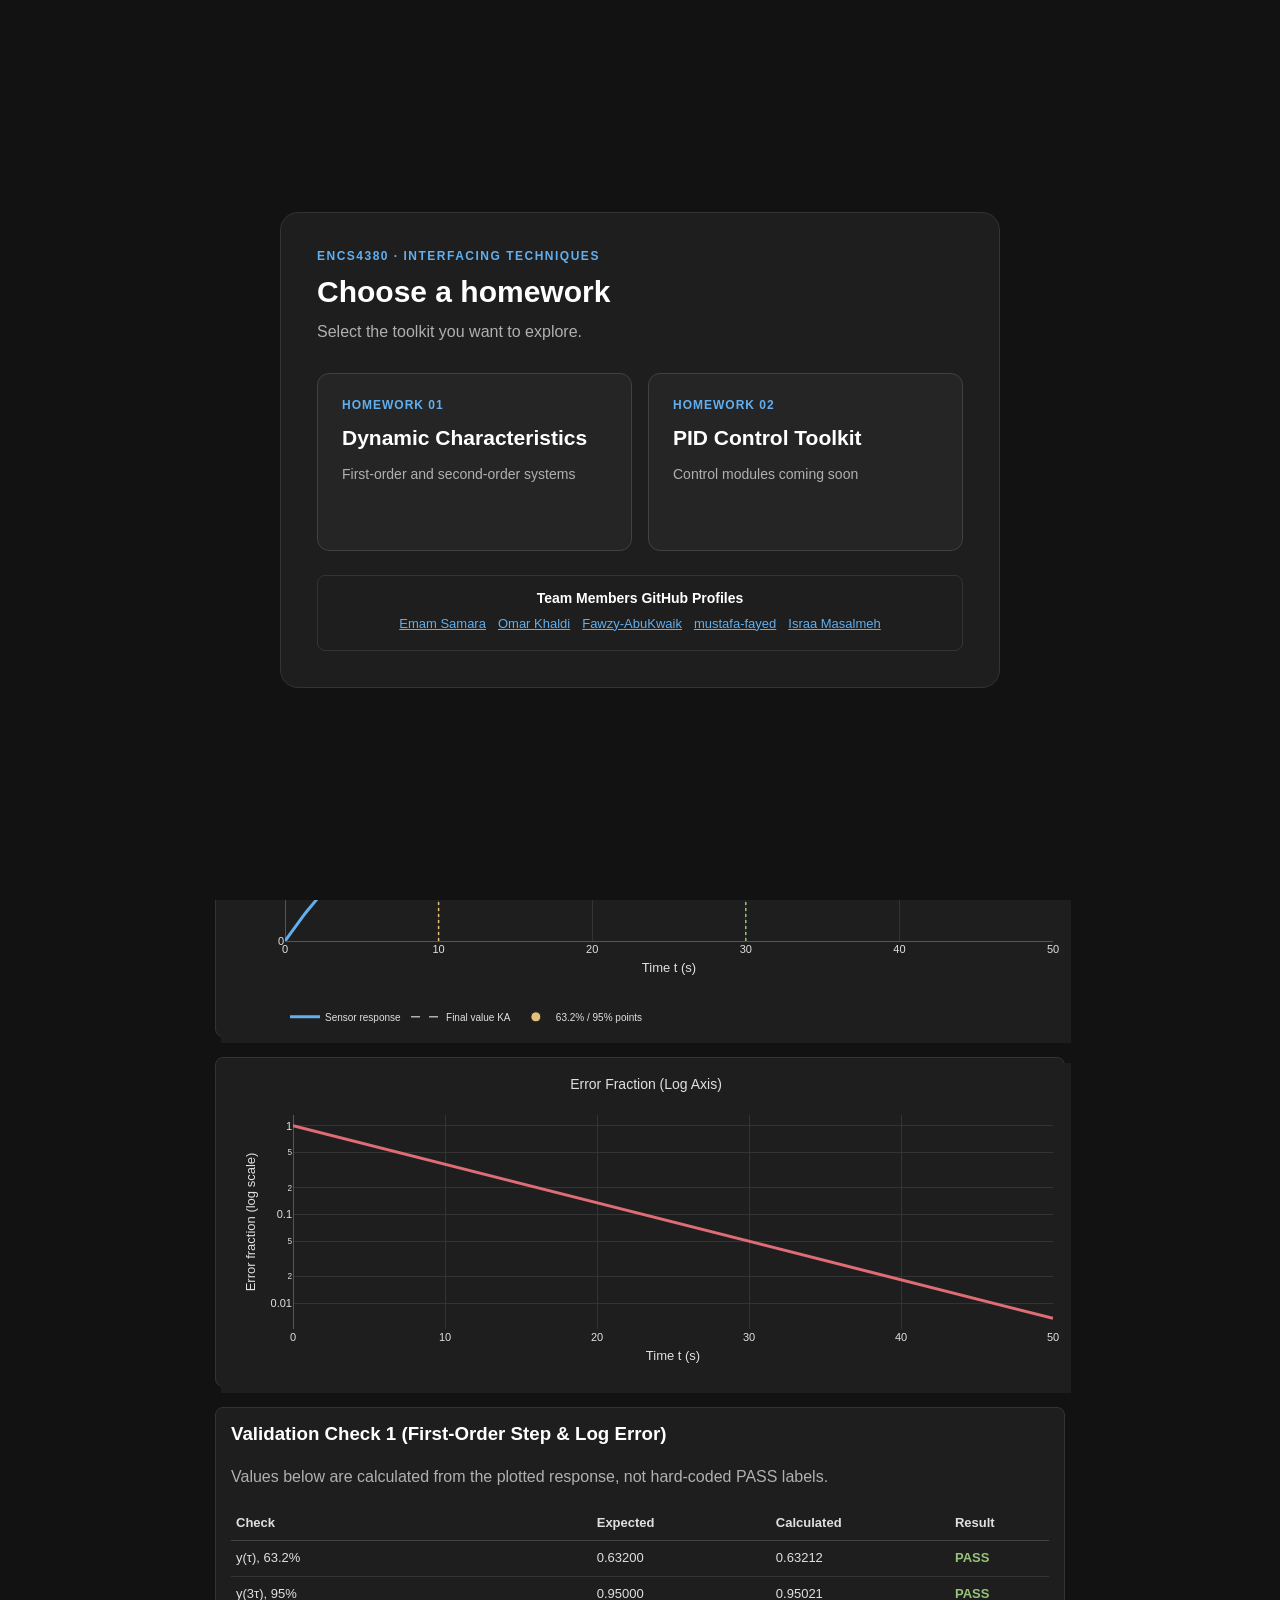
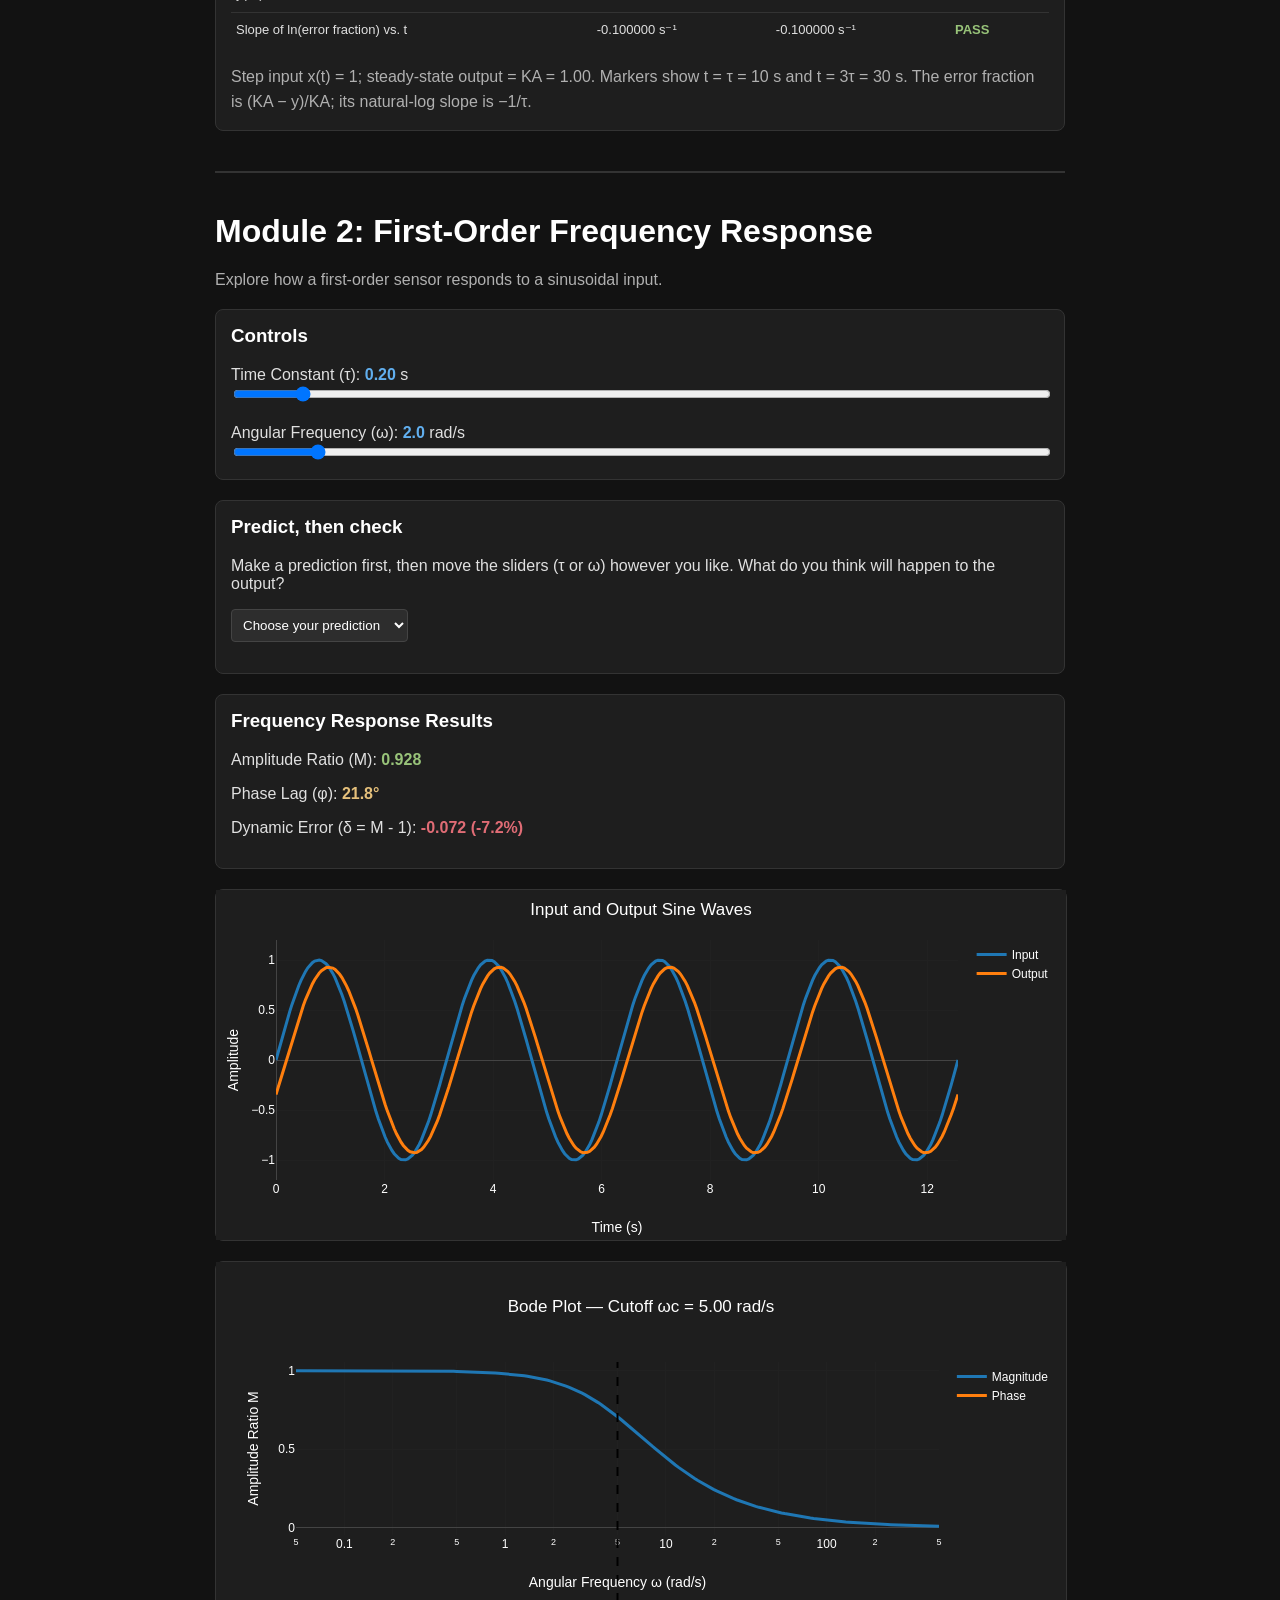
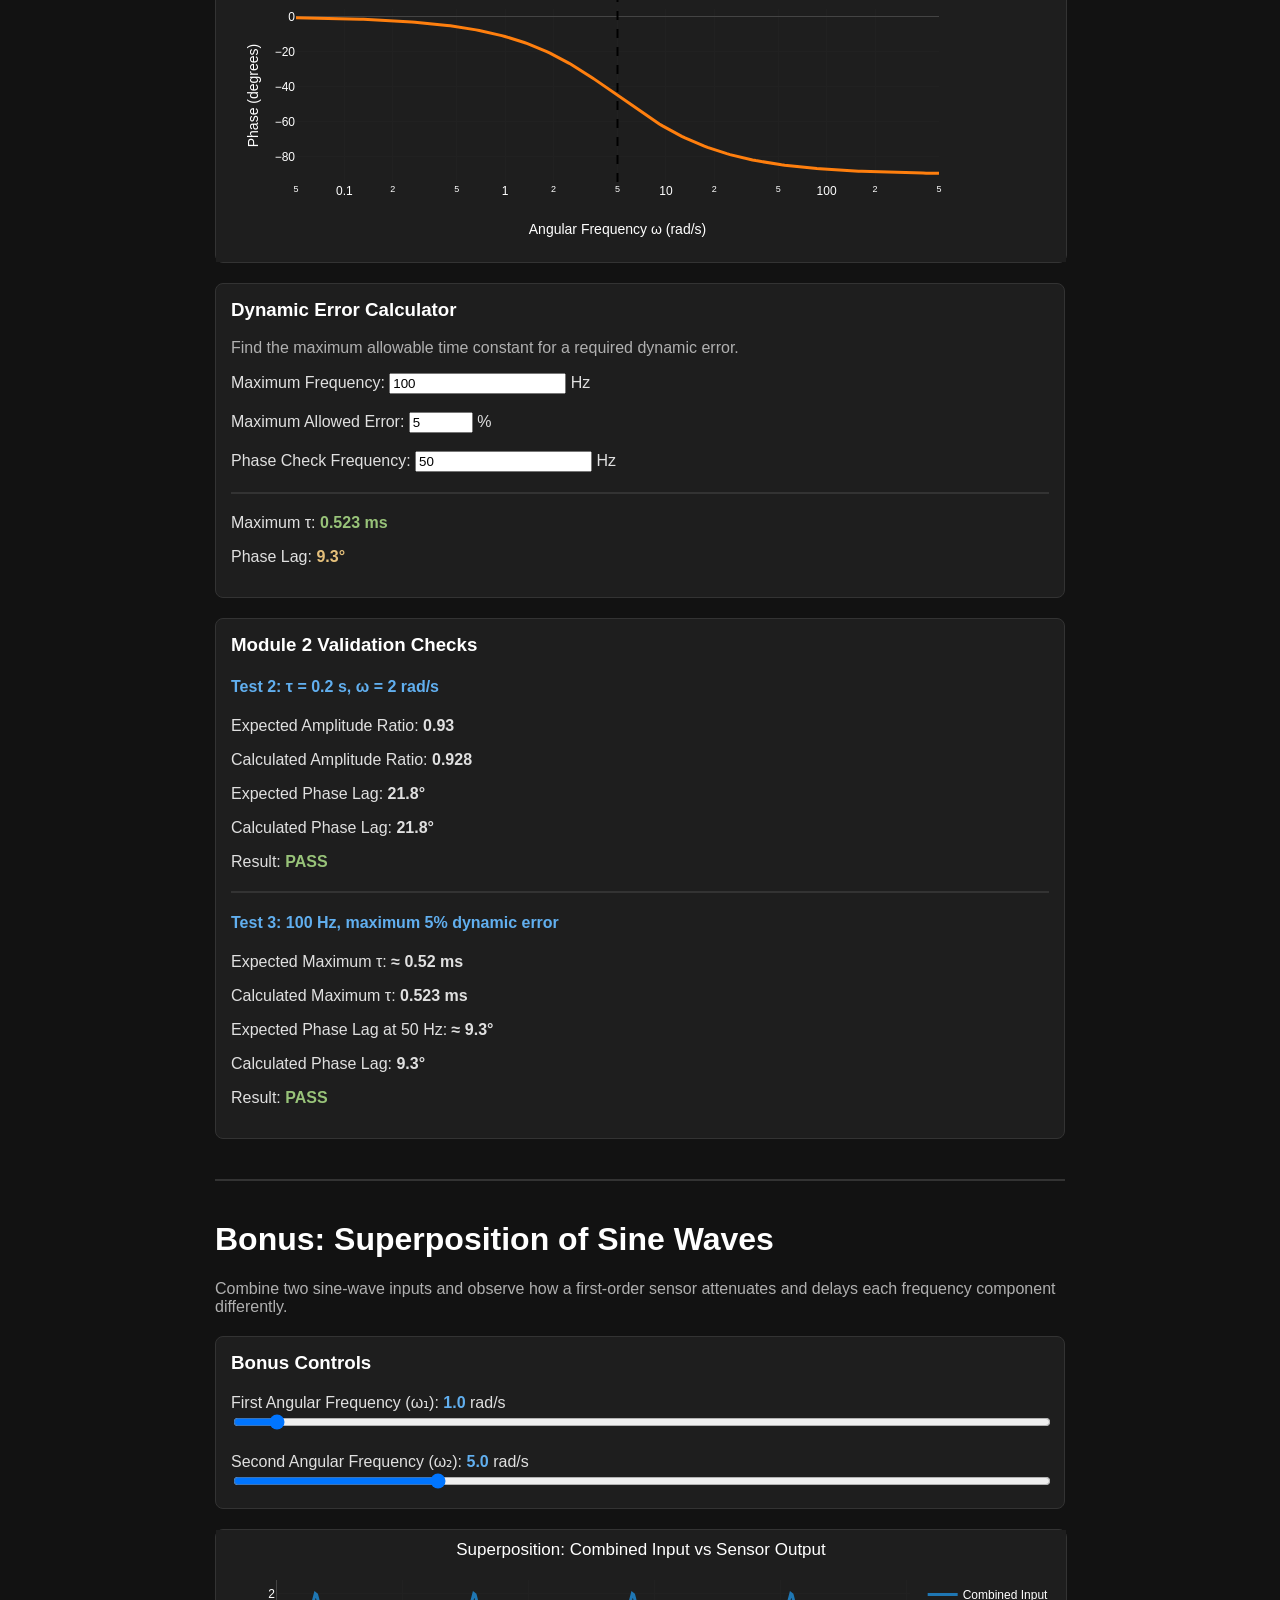
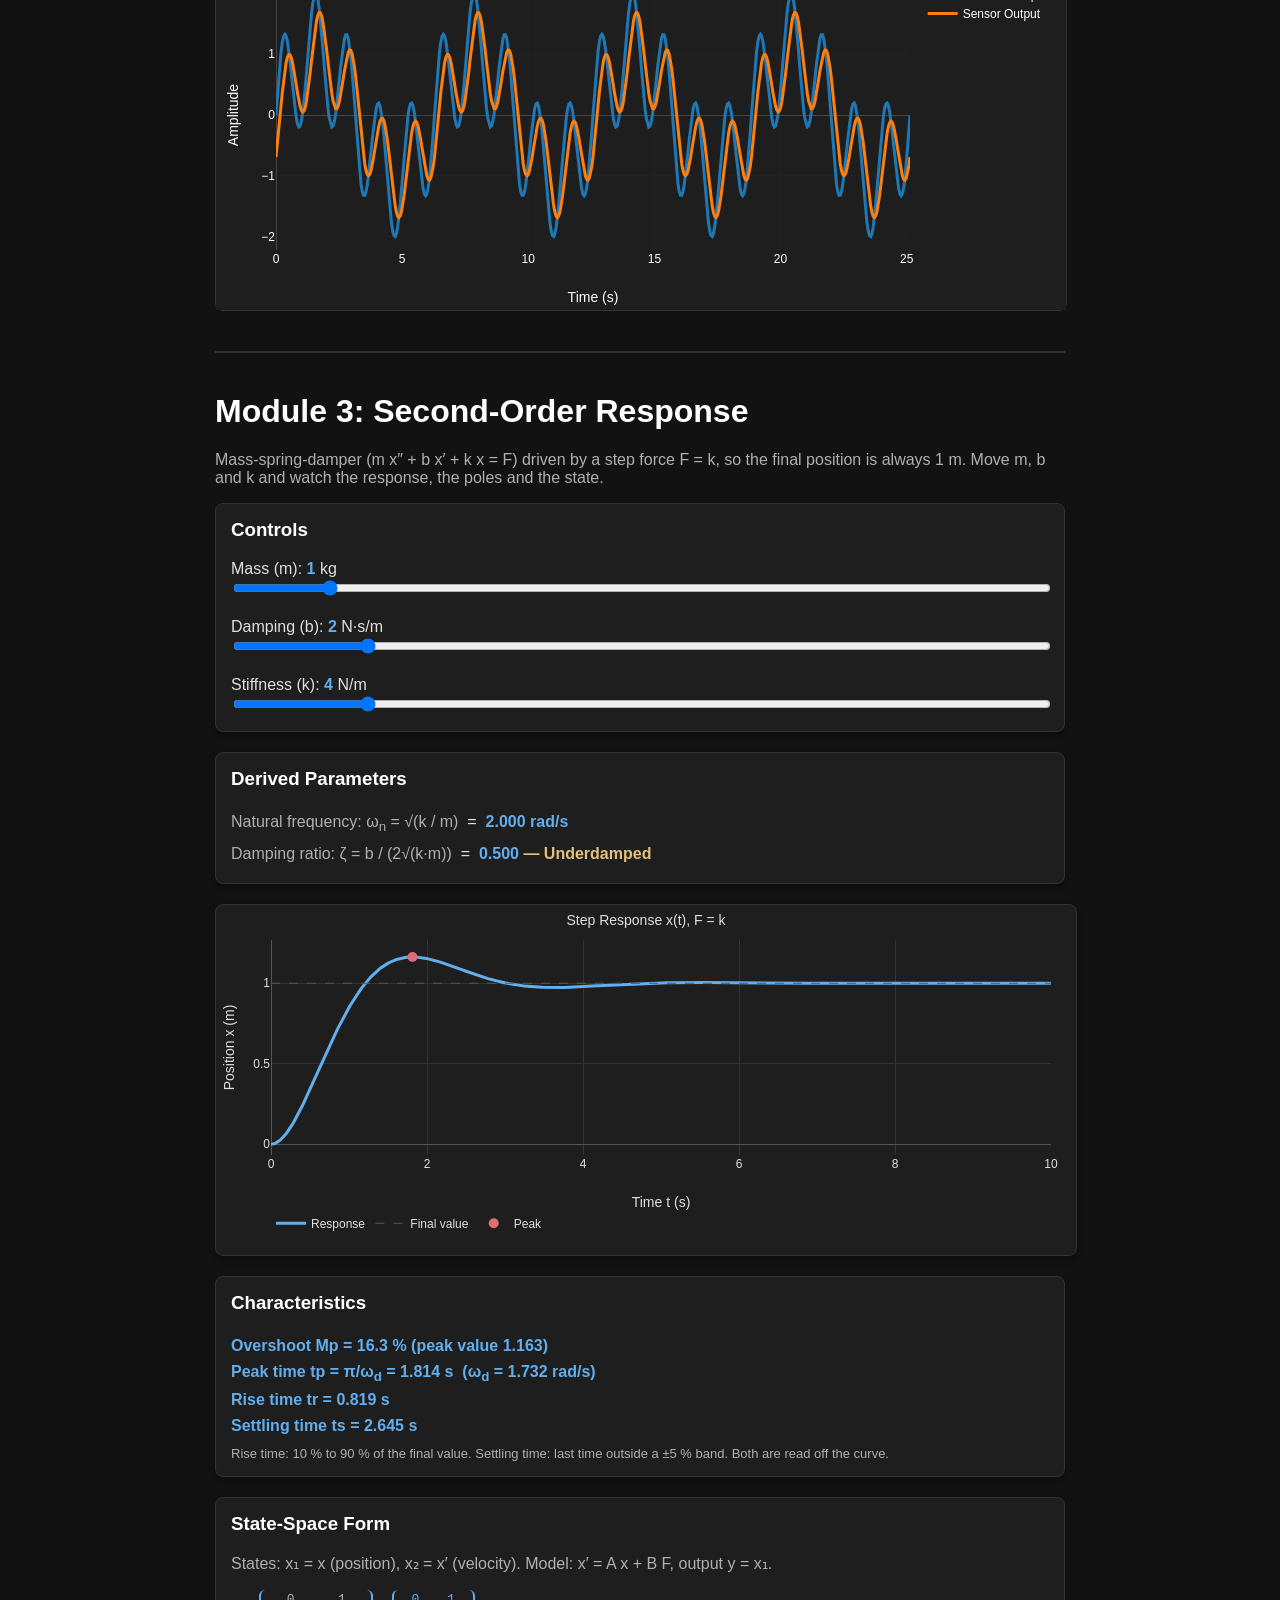
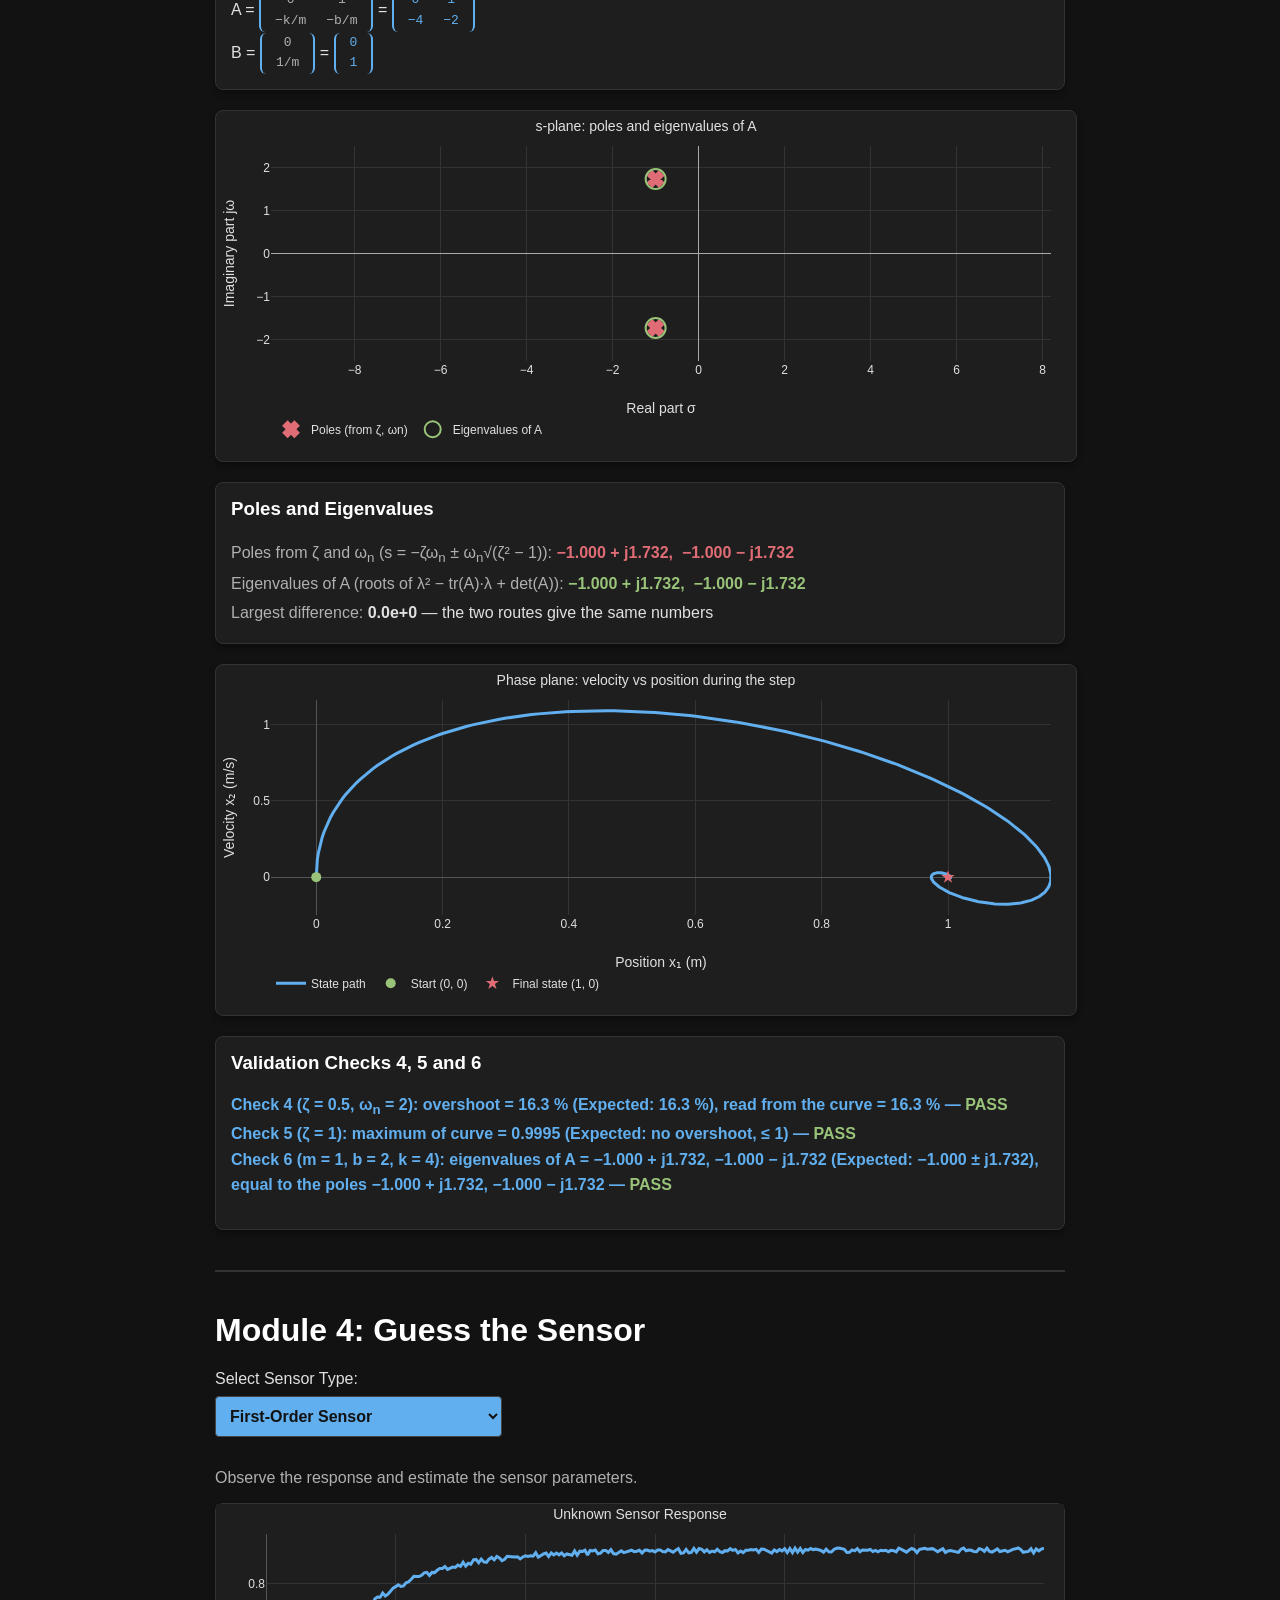
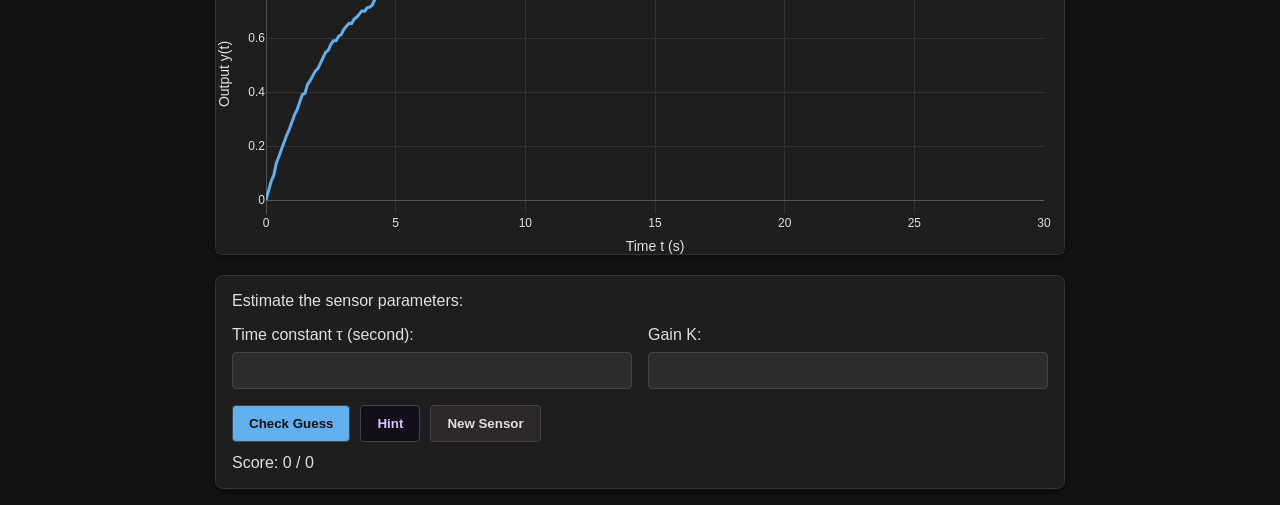
<file: index.html>
<!DOCTYPE html> 
<html lang="en">
<head>
<meta charset="UTF-8">
<meta name="viewport" content="width=device-width, initial-scale=1">
<title>Dynamic Characteristics Toolkit - Module 1</title>
<script src="https://cdn.plot.ly/plotly-2.35.2.min.js"></script>


<style>
  .team-profiles {
    box-sizing: border-box;
    width: 100%;
    padding: 14px 12px;
    background: #1e1e1e;
    border: 1px solid #333;
    border-radius: 8px;
    text-align: center;
  }
  .team-profiles-title {
    display: block;
    margin-bottom: 10px;
    color: #ffffff;
    font-size: 14px;
    font-weight: 700;
  }
  .team-profiles-scroll {
    max-width: 100%;
    overflow-x: auto;
  }
  .team-profiles-links {
    display: flex;
    justify-content: center;
    align-items: center;
    gap: 12px;
    box-sizing: border-box;
    min-width: 100%;
    width: max-content;
    white-space: nowrap;
    padding: 0 2px 5px;
  }
  .team-profiles-links a {
    color: #61afef;
    text-decoration: underline;
    font-size: 13px;
    flex-shrink: 0;
  }

  #homework-entry {
    position: fixed;
    inset: 0;
    z-index: 2000;
    display: flex;
    align-items: center;
    justify-content: center;
    padding: 24px;
    box-sizing: border-box;
    overflow-y: auto;
    background: #121212;
  }
  #homework-entry[hidden] { display: none; }
  .homework-panel {
    box-sizing: border-box;
    width: 100%;
    max-width: 720px;
    padding: 36px;
    background: #1e1e1e;
    border: 1px solid #333;
    border-radius: 18px;
  }
  .homework-eyebrow {
    margin: 0 0 12px;
    color: #61afef;
    font-size: 12px;
    font-weight: bold;
    letter-spacing: 1.5px;
    text-transform: uppercase;
  }
  .homework-panel h1 { margin: 0 0 10px; color: #fff; font-size: 30px; }
  .homework-description { color: #b0b0b0; margin: 0 0 28px; line-height: 1.6; }
  .homework-options { display: grid; grid-template-columns: repeat(2, minmax(0, 1fr)); gap: 16px; }
  .homework-option {
    display: flex;
    flex-direction: column;
    align-items: flex-start;
    gap: 12px;
    padding: 24px;
    min-height: 178px;
    text-align: left;
    background: #252525;
    color: #e0e0e0;
    border: 1px solid #414141;
    border-radius: 12px;
    font: inherit;
    cursor: pointer;
    transition: border-color 0.2s, background 0.2s;
  }
  .homework-option:hover { border-color: #61afef; background: #2c3239; }
  .homework-option:focus-visible, .homework-back:focus-visible {
    outline: 2px solid #61afef;
    outline-offset: 3px;
  }
  .homework-option-label { color: #61afef; font-size: 12px; font-weight: bold; letter-spacing: 1px; }
  .homework-option strong { font-size: 21px; color: #fff; line-height: 1.35; }
  .homework-option-detail { color: #b0b0b0; font-size: 14px; line-height: 1.5; }
  .homework-back {
    padding: 10px 16px;
    border: 1px solid #444;
    border-radius: 8px;
    background: #252525;
    color: #e0e0e0;
    font: inherit;
    cursor: pointer;
  }
  #homework-switch { margin-bottom: 18px; }
  @media (max-width: 560px) {
    .homework-panel { padding: 24px; }
    .homework-panel h1 { font-size: 25px; }
    .homework-options { grid-template-columns: 1fr; }
    .homework-option { min-height: 0; }
  }

  #homework-entry.showing-p1 { align-items: flex-start; }
  #homework-entry.showing-p1 .homework-panel { max-width: 860px; }
  .p1-back { margin-bottom: 26px; }
  .p1-preview-note {
    padding: 12px 14px;
    margin: 0 0 20px;
    border: 1px solid #46515b;
    border-radius: 8px;
    background: #24303b;
    color: #c5d8e8;
    font-size: 13px;
  }
  .p1-card {
    margin-top: 16px;
    padding: 22px;
    background: #252525;
    border: 1px solid #3d3d3d;
    border-radius: 12px;
  }
  .p1-card h2 { color: #fff; margin: 0 0 20px; font-size: 19px; }
  .p1-controls { display: grid; grid-template-columns: repeat(2, minmax(0, 1fr)); gap: 20px; }
  .p1-field { display: flex; flex-direction: column; gap: 10px; color: #e0e0e0; font-size: 14px; }
  .p1-field select, .p1-prediction {
    box-sizing: border-box;
    width: 100%;
    padding: 10px;
    border: 1px solid #555;
    border-radius: 8px;
    color: #e0e0e0;
    background: #303030;
    font: inherit;
  }
  .p1-field select:disabled, .p1-prediction:disabled { opacity: 0.65; }
  .p1-model-description { color: #b0b0b0; font-size: 12px; line-height: 1.5; }
  .p1-field input { width: 100%; margin: 2px 0; accent-color: #61afef; }
  .p1-field input:disabled { opacity: 0.7; }
  .p1-plant-params {
    display: grid;
    grid-template-columns: repeat(2, minmax(0, 1fr));
    gap: 18px;
    margin-top: 20px;
    padding: 16px;
    border: 1px solid #3d3d3d;
    border-radius: 8px;
    background: #1e1e1e;
  }
  .p1-plant-params[hidden] { display: none; }
  .p1-plant-params label { display: flex; flex-direction: column; gap: 9px; color: #e0e0e0; font-size: 13px; }
  .p1-plant-params input { box-sizing: border-box; width: 100%; margin: 3px 0; accent-color: #61afef; }
  .p1-value { color: #61afef; font-weight: bold; }
  .p1-limit-setting {
    margin-top: 18px;
    padding: 14px;
    background: #1e1e1e;
    border: 1px solid #3d3d3d;
    border-radius: 8px;
  }
  .p1-limit-setting label { display: block; color: #e0e0e0; font-size: 14px; }
  .p1-limit-setting strong { color: #61afef; }
  .p1-limit-setting input {
    display: block;
    box-sizing: border-box;
    width: 100%;
    margin: 12px 0;
    accent-color: #61afef;
  }
  .p1-limit-setting p { color: #b0b0b0; font-size: 13px; margin: 0; }
  .p1-live-preview {
    display: flex;
    align-items: center;
    justify-content: space-between;
    gap: 16px;
    flex-wrap: wrap;
    margin-top: 20px;
    padding: 14px;
    background: #1e1e1e;
    border: 1px solid #3d3d3d;
    border-radius: 8px;
  }
  .p1-live-preview span { color: #b0b0b0; font-size: 13px; line-height: 1.5; }
  .p1-live-preview strong { color: #61afef; font-size: 22px; }
  .p1-empty, .p1-plot-empty {
    display: flex;
    align-items: center;
    justify-content: center;
    box-sizing: border-box;
    text-align: center;
    padding: 20px;
    border: 1px dashed #555;
    border-radius: 8px;
    color: #929292;
    background: #1e1e1e;
    font-size: 14px;
  }
  .p1-empty { min-height: 104px; }
  .p1-diagram-scroll {
    box-sizing: border-box;
    width: 100%;
    overflow-x: auto;
    border: 1px solid #3d3d3d;
    border-radius: 8px;
    background: #1b1b1b;
  }
  .p1-diagram-scroll:focus-visible { outline: 2px solid #61afef; outline-offset: 3px; }
  .p1-diagram-svg { display: block; width: 100%; min-width: 760px; height: auto; }
  .p1-diagram-note { margin: 12px 0 0; color: #b0b0b0; font-size: 12px; line-height: 1.6; }
  .p1-plot-empty { min-height: 240px; }
  .p1-response-chart {
    box-sizing: border-box;
    width: 100%;
    height: 350px;
    border: 1px solid #3d3d3d;
    border-radius: 8px;
    background: #1e1e1e;
  }
  .p1-metrics { display: grid; grid-template-columns: repeat(4, minmax(0, 1fr)); gap: 10px; }
  .p1-metric {
    display: flex;
    flex-direction: column;
    justify-content: space-between;
    gap: 12px;
    min-height: 76px;
    padding: 14px;
    border: 1px solid #3d3d3d;
    border-radius: 8px;
    background: #1e1e1e;
  }
  .p1-metric span { color: #b0b0b0; font-size: 12px; }
  .p1-metric strong { color: #61afef; font-size: 20px; overflow-wrap: anywhere; }
  .p1-ss-status { display: block; color: #b0b0b0; font-size: 11px; line-height: 1.5; }
  .p1-metrics-note { margin: 15px 0 0; color: #b0b0b0; font-size: 12px; line-height: 1.6; }
  .p1-prediction-controls { display: grid; grid-template-columns: repeat(2, minmax(0, 1fr)); gap: 16px; }
  .p1-prediction-controls label { display: flex; flex-direction: column; gap: 9px; color: #e0e0e0; font-size: 14px; }
  .p1-prediction-controls select { min-width: 0; }
  .p1-action-button {
    margin-top: 15px;
    padding: 11px 16px;
    border: 1px solid #61afef;
    border-radius: 8px;
    color: #fff;
    background: #294a64;
    cursor: pointer;
    font: inherit;
  }
  .p1-action-button:hover { background: #356181; }
  .p1-action-button:focus-visible { outline: 2px solid #98c379; outline-offset: 3px; }
  .p1-feedback {
    min-height: 22px;
    margin: 14px 0 0;
    padding: 12px;
    border-radius: 8px;
    border: 1px solid #454545;
    color: #d0d0d0;
    background: #1e1e1e;
    font-size: 14px;
    line-height: 1.6;
    white-space: pre-line;
  }
  .p1-feedback[data-result="correct"], .p1-feedback[data-result="pass"] { border-color: #98c379; color: #b5dfa6; }
  .p1-feedback[data-result="incorrect"], .p1-feedback[data-result="fail"] { border-color: #e5c07b; color: #e5c07b; }
  .p1-validation-panel {
    margin-top: 22px;
    padding-top: 20px;
    border-top: 1px solid #444;
  }
  .p1-validation-panel h3 { margin: 0 0 12px; color: #fff; font-size: 17px; line-height: 1.5; }
  .p1-validation-results { font-family: inherit; }
  @media (max-width: 560px) {
    .p1-prediction-controls { grid-template-columns: 1fr; }
  }
  .p1-secondary { color: #b0b0b0; font-size: 14px; margin: 0 0 14px; line-height: 1.6; }
  @media (max-width: 560px) {
    #homework-entry { padding: 12px; }
    .p1-card { padding: 16px; }
    .p1-controls, .p1-plant-params { grid-template-columns: 1fr; }
    .p1-metrics { grid-template-columns: repeat(2, minmax(0, 1fr)); }
    .p1-plot-empty { min-height: 210px; }
    .p1-response-chart { height: 310px; }
  }
  #module4Check:hover{
    background-color: #ccddec !important;
  }
   #module4NewSensor:hover{
    background-color: #abaaaa !important;
  }
  #module4HintButton:hover{
    background-color: #ab9fc4 !important;
  }
</style>

</head>
<body style="font-family: sans-serif; max-width: 850px; margin: auto; padding: 16px; background-color: #121212; color: #e0e0e0;">


  <div id="homework-entry" role="dialog" aria-modal="true" aria-labelledby="homework-entry-title">
    <div class="homework-panel">
      <div id="homework-choices">
        <p class="homework-eyebrow">ENCS4380 · Interfacing Techniques</p>
        <h1 id="homework-entry-title">Choose a homework</h1>
        <p class="homework-description">Select the toolkit you want to explore.</p>
        <div class="homework-options">
          <button class="homework-option" id="open-homework-1" type="button">
            <span class="homework-option-label">HOMEWORK 01</span>
            <strong>Dynamic Characteristics</strong>
            <span class="homework-option-detail">First-order and second-order systems</span>
          </button>
          <button class="homework-option" id="open-homework-2" type="button">
            <span class="homework-option-label">HOMEWORK 02</span>
            <strong>PID Control Toolkit</strong>
            <span class="homework-option-detail">Control modules coming soon</span>
          </button>
        </div>
  <div class="team-profiles" style="margin-top: 24px; margin-bottom: 0;">
    <strong class="team-profiles-title">Team Members GitHub Profiles</strong>
    <div class="team-profiles-scroll">
      <div class="team-profiles-links">
        <a href="https://github.com/EmamSamara" target="_blank" rel="noopener noreferrer">Emam Samara</a>
        <a href="https://github.com/OmarKhaldi1465" target="_blank" rel="noopener noreferrer">Omar Khaldi</a>
        <a href="https://github.com/Fawzy-AbuKwaik" target="_blank" rel="noopener noreferrer">Fawzy-AbuKwaik</a>
        <a href="https://github.com/mustafa-fayed403" target="_blank" rel="noopener noreferrer">mustafa-fayed</a>
        <a href="https://github.com/israa-masalmeh" target="_blank" rel="noopener noreferrer">Israa Masalmeh</a>
      </div>
    </div>
  </div>
      </div>
      <div id="homework-two-intro" hidden>
        <div class="team-profiles" style="margin-bottom: 20px;">
          <strong class="team-profiles-title">Team Members GitHub Profiles</strong>
          <div class="team-profiles-scroll">
            <div class="team-profiles-links">
              <a href="https://github.com/EmamSamara" target="_blank" rel="noopener noreferrer">Emam Samara</a>
              <a href="https://github.com/OmarKhaldi1465" target="_blank" rel="noopener noreferrer">Omar Khaldi</a>
              <a href="https://github.com/Fawzy-AbuKwaik" target="_blank" rel="noopener noreferrer">Fawzy-AbuKwaik</a>
              <a href="https://github.com/mustafa-fayed403" target="_blank" rel="noopener noreferrer">mustafa-fayed</a>
              <a href="https://github.com/israa-masalmeh" target="_blank" rel="noopener noreferrer">Israa Masalmeh</a>
            </div>
          </div>
        </div>
        <!-- Homework 2 -> P1 Layout -->
        <button class="homework-back p1-back" id="back-to-homeworks" type="button">← Choose another homework</button>
        <p class="homework-eyebrow">Homework 02 · Control</p>
        <h1 id="p1-page-title">P1 — PID Playground</h1>
        <p class="homework-description">Explore and tune a PID controller with the first-order and second-order plant models from Homework 1.</p>
        <div class="p1-preview-note">Switch between first-order and second-order plants. The PID gains, setpoint, and control limit update both plots.</div>


        <section class="p1-card" aria-labelledby="p1-settings-title">
          <h2 id="p1-settings-title">Controller Settings</h2>
          <div class="p1-controls">
            <label class="p1-field" for="p1-plant">
              Plant Model
              <select id="p1-plant">
                <option value="first-order">First-order plant</option>
                <option value="second-order">Second-order plant</option>
              </select>
              <span class="p1-model-description" id="p1-model-description">K = 1, τ = 1 s</span>
            </label>
            <label class="p1-field" for="p1-setpoint">
              Setpoint Step <span class="p1-value">1.0</span>
              <input id="p1-setpoint" type="range" min="0" max="5" step="0.1" value="1">
            </label>
            <label class="p1-field" for="p1-kp">
              Proportional Gain (Kp) <span class="p1-value">1.0</span>
              <input id="p1-kp" type="range" min="0" max="20" step="0.1" value="1">
            </label>
            <label class="p1-field" for="p1-ki">
              Integral Gain (Ki) <span class="p1-value">0.0</span>
              <input id="p1-ki" type="range" min="0" max="20" step="0.1" value="0">
            </label>
            <label class="p1-field" for="p1-kd">
              Derivative Gain (Kd) <span class="p1-value">0.0</span>
              <input id="p1-kd" type="range" min="0" max="20" step="0.1" value="0">
            </label>
          </div>
          <div class="p1-plant-params" id="p1-first-order-params">
            <label for="p1-gain">Plant Gain (K) <span class="p1-value">1.0</span>
              <input id="p1-gain" type="range" min="0.5" max="5" step="0.5" value="1">
            </label>
            <label for="p1-tau">Time Constant (τ), seconds <span class="p1-value">1.0</span>
              <input id="p1-tau" type="range" min="1" max="30" step="1" value="1">
            </label>
          </div>
          <div class="p1-plant-params" id="p1-second-order-params" hidden>
            <label for="p1-mass">Mass (m), kg <span class="p1-value">1.0</span>
              <input id="p1-mass" type="range" min="0.5" max="5" step="0.5" value="1">
            </label>
            <label for="p1-damping">Damping (b), N·s/m <span class="p1-value">2.0</span>
              <input id="p1-damping" type="range" min="0.5" max="10" step="0.5" value="2">
            </label>
            <label for="p1-stiffness">Stiffness (k), N/m <span class="p1-value">4.0</span>
              <input id="p1-stiffness" type="range" min="1" max="20" step="1" value="4">
            </label>
          </div>
          <div class="p1-limit-setting">
            <label for="p1-control-limit">Control Signal Limit (±u): <strong id="p1-limit-value">10.0</strong></label>
            <input id="p1-control-limit" type="range" min="1" max="20" step="0.5" value="10">
            <p>The controller output is limited to −10.0 to +10.0.</p>
          </div>
          <div class="p1-live-preview" role="status" aria-live="polite">
            <span id="p1-live-output-label">First-order simulated output at 5 s (K = 1, τ = 1 s, setpoint = 1.0)</span>
            <strong id="p1-live-output">—</strong>
          </div>
        </section>

        <section class="p1-card" aria-labelledby="p1-diagram-title">
          <h2 id="p1-diagram-title">Closed-Loop Block Diagram</h2>
          <div class="p1-diagram-scroll" id="p1-block-diagram" role="region" aria-label="PID closed-loop feedback diagram" tabindex="0">
            <svg id="p1-diagram-svg" class="p1-diagram-svg" viewBox="0 0 980 310" xmlns="http://www.w3.org/2000/svg" role="img" aria-label="PID control loop with unity feedback">
              <defs>
                <marker id="p1-diagram-arrow" viewBox="0 0 10 10" refX="9" refY="5" markerWidth="7" markerHeight="7" orient="auto">
                  <path d="M 0 0 L 10 5 L 0 10 z" fill="#a6b9c8"/>
                </marker>
              </defs>
              <g stroke="#a6b9c8" stroke-width="2.5" fill="none" stroke-linejoin="round">
                <path d="M 130 133 H 161" marker-end="url(#p1-diagram-arrow)"/>
                <path d="M 207 133 H 250" marker-end="url(#p1-diagram-arrow)"/>
                <path d="M 466 133 H 513" marker-end="url(#p1-diagram-arrow)"/>
                <path d="M 655 133 H 703" marker-end="url(#p1-diagram-arrow)"/>
                <path d="M 900 133 H 962" marker-end="url(#p1-diagram-arrow)"/>
                <path d="M 934 133 V 255 H 184 V 156" marker-end="url(#p1-diagram-arrow)"/>
              </g>
              <g stroke-width="2" stroke-linejoin="round">
                <rect x="18" y="88" width="112" height="90" rx="10" fill="#28323a" stroke="#61afef"/>
                <circle cx="184" cy="133" r="23" fill="#252525" stroke="#98c379"/>
                <rect x="250" y="88" width="216" height="90" rx="10" fill="#2c303b" stroke="#61afef"/>
                <rect x="513" y="88" width="142" height="90" rx="10" fill="#373025" stroke="#e5c07b"/>
                <rect x="703" y="88" width="197" height="90" rx="10" fill="#2a3530" stroke="#98c379"/>
              </g>
              <g fill="#f0f0f0" font-family="Arial, sans-serif" text-anchor="middle">
                <text x="74" y="119" font-size="17" font-weight="bold">Setpoint</text>
                <text id="p1-diagram-setpoint" x="74" y="149" font-size="19">r = 1.0</text>
                <text x="184" y="140" font-size="26">Σ</text>
                <text x="171" y="100" font-size="22" fill="#98c379">+</text>
                <text x="161" y="191" font-size="26" fill="#e06c75">−</text>
                <text x="231" y="117" font-size="17">e(t)</text>
                <text x="358" y="117" font-size="18" font-weight="bold">PID Controller</text>
                <text id="p1-diagram-proportional-integral" x="358" y="143" font-size="15">Kp = 1.0  ·  Ki = 0.0</text>
                <text id="p1-diagram-derivative" x="358" y="165" font-size="15">Kd = 0.0</text>
                <text x="489" y="117" font-size="15">u<tspan baseline-shift="sub" font-size="11">raw</tspan></text>
                <text x="584" y="119" font-size="18" font-weight="bold">Saturation</text>
                <text id="p1-diagram-limits" x="584" y="150" font-size="15">±10.0</text>
                <text x="679" y="117" font-size="17">u(t)</text>
                <text id="p1-diagram-plant" x="802" y="119" font-size="18" font-weight="bold">First-Order Plant</text>
                <text id="p1-diagram-transfer" x="802" y="150" font-size="14">G(s) = 1 / (s + 1)</text>
                <text x="948" y="108" font-size="17">y(t)</text>
                <text x="555" y="285" font-size="16" fill="#b0b0b0">Unity feedback: measured output y(t)</text>
              </g>
              <circle cx="934" cy="133" r="4.5" fill="#a6b9c8"/>
            </svg>
          </div>
          <p class="p1-diagram-note">The output is fed back to the summing junction with negative feedback. The D term uses the measured output derivative to avoid a setpoint kick.</p>
        </section>

        <section class="p1-card" aria-labelledby="p1-response-title">
          <h2 id="p1-response-title">Output vs. Setpoint</h2>
          <div class="p1-response-chart" id="p1-response-plot" role="img" aria-label="Closed-loop output and setpoint over time"></div>
        </section>

        <section class="p1-card" aria-labelledby="p1-control-title">
          <h2 id="p1-control-title">Control Signal u(t) &amp; Limits</h2>
          <div class="p1-response-chart" id="p1-control-plot" role="img" aria-label="PID control signal with upper and lower saturation limits"></div>
        </section>

        <section class="p1-card" aria-labelledby="p1-metrics-title">
          <h2 id="p1-metrics-title">Performance Metrics</h2>
          <div class="p1-metrics">
            <div class="p1-metric"><span>Rise Time</span><strong id="p1-rise-time">—</strong></div>
            <div class="p1-metric"><span>Overshoot</span><strong id="p1-overshoot">—</strong></div>
            <div class="p1-metric"><span>Settling Time</span><strong id="p1-settling-time">—</strong></div>
            <div class="p1-metric"><span>Steady-State Error</span><strong id="p1-steady-state-error">—</strong><small id="p1-ss-status" class="p1-ss-status"></small></div>
          </div>
          <p class="p1-metrics-note">Rise Time: 10–90% of the predicted final output. Settling Time: within ±5%. Overshoot is measured over the displayed time window. Steady-State Error is the predicted final error for a stable loop; unsettled and unstable cases are labeled.</p>
        </section>

        <section class="p1-card" aria-labelledby="p1-prediction-title">
          <h2 id="p1-prediction-title">Predict, then Check</h2>
          <p class="p1-secondary">Choose a change, predict the result, then run two simulations to check your answer. The main controls will switch to the new settings so you can explore the plots.</p>
          <div class="p1-prediction-controls">
            <label for="p1-prediction-scenario">What will you change?
              <select id="p1-prediction-scenario" class="p1-prediction">
                <option value="gain">First-order: increase Kp from 1 to 9. What happens to steady-state error?</option>
                <option value="integral">First-order: add Ki = 1 (Kp = 1). What happens to steady-state error?</option>
                <option value="derivative">Second-order: increase Kd from 0 to 2 (Kp = 3). What happens to overshoot?</option>
                <option value="setpoint">First-order: increase setpoint from 1 to 2 (Kp = 2). What happens to output?</option>
              </select>
            </label>
            <label for="p1-prediction-answer">Your prediction
              <select id="p1-prediction-answer" class="p1-prediction">
                <option value="">Choose an answer</option>
                <option value="increase">It will increase</option>
                <option value="decrease">It will decrease</option>
                <option value="same">It will stay about the same</option>
              </select>
            </label>
          </div>
          <button id="p1-check-prediction" class="p1-action-button" type="button">Check with simulation</button>
          <p id="p1-prediction-feedback" class="p1-feedback" role="status" aria-live="polite">Select your prediction before checking.</p>

          <div class="p1-validation-panel">
            <h3>Reference Validation — G(s) = 1 / (s + 1)</h3>
            <p class="p1-secondary">Run two fixed numerical checks: P-only with Kp = 9, and PI with Kp = 1, Ki = 1. These checks do not change the current playground sliders.</p>
            <button id="p1-run-validation" class="p1-action-button" type="button">Run P and PI validation</button>
            <div id="p1-validation-results" class="p1-feedback p1-validation-results" role="status" aria-live="polite">Validation has not been run.</div>
          </div>
        </section>
      </div>
    </div>
  </div>
  <button class="homework-back" id="homework-switch" type="button" hidden>← Choose another homework</button>

  <div class="team-profiles" style="margin-bottom: 18px;">
    <strong class="team-profiles-title">Team Members GitHub Profiles</strong>
    <div class="team-profiles-scroll">
      <div class="team-profiles-links">
        <a href="https://github.com/EmamSamara" target="_blank" rel="noopener noreferrer">Emam Samara</a>
        <a href="https://github.com/OmarKhaldi1465" target="_blank" rel="noopener noreferrer">Omar Khaldi</a>
        <a href="https://github.com/Fawzy-AbuKwaik" target="_blank" rel="noopener noreferrer">Fawzy-AbuKwaik</a>
        <a href="https://github.com/mustafa-fayed403" target="_blank" rel="noopener noreferrer">mustafa-fayed</a>
        <a href="https://github.com/israa-masalmeh" target="_blank" rel="noopener noreferrer">Israa Masalmeh</a>
      </div>
    </div>
  </div>

  <h1 style="color: #ffffff;">Module 1: First-Order Time Response</h1>
  <p style="color: #b0b0b0;">Explore a first-order sensor under step and ramp inputs: <strong>τ dy/dt + y = Kx</strong>, with transfer function <strong>G(s) = K/(τs + 1)</strong>.</p>

  <div style="background: #1e1e1e; padding: 15px; border-radius: 8px; box-shadow: 0 4px 6px rgba(0,0,0,0.3); border: 1px solid #333;">
    <h3 style="color: #ffffff; margin-top: 0;">Controls</h3>

    <label for="inputType">Input Type: </label>
    <select id="inputType" style="padding: 5px; margin-bottom: 10px; background-color: #2d2d2d; color: #ffffff; border: 1px solid #444; border-radius: 4px;">
      <option value="step">Step Input</option>
      <option value="ramp">Ramp Input</option>
    </select>
    <br><br>

    <label for="gainK">Gain (K): <b id="kValue" style="color: #61afef;">1</b></label><br>
    <input id="gainK" type="range" min="0.5" max="5" step="0.5" value="1" style="width:100%"><br><br>

    <label for="tau">Time Constant (τ): <b id="tauValue" style="color: #61afef;">10</b> s</label><br>
    <input id="tau" type="range" min="1" max="30" step="1" value="10" style="width:100%">
  </div>

  <!-- Module 1: Predict, then check (before moving a K or τ slider) -->
  <div style="background: #1e1e1e; padding: 15px; border-radius: 8px; border: 1px solid #333; margin-top: 20px;">
    <h3 style="color: #ffffff; margin-top: 0;">Predict, then check</h3>
    <p style="color: #b0b0b0;">Predict what will happen <strong>before</strong> changing K or τ, then move the slider to check your answer.</p>
    <label for="prediction1">Your prediction: </label>
    <select id="prediction1" style="padding: 7px; max-width: 100%; background: #2d2d2d; color: #ffffff; border: 1px solid #444; border-radius: 4px;">
      <option value="">Choose a prediction first</option>
      <option value="slower">Increasing τ makes the response slower (larger lag)</option>
      <option value="faster">Decreasing τ makes the response faster (smaller lag)</option>
      <option value="higher">Increasing K increases the output magnitude</option>
      <option value="lower">Decreasing K decreases the output magnitude</option>
    </select>
    <p id="prediction1Feedback" aria-live="polite" style="margin-bottom: 0; font-weight: bold; color: #b0b0b0;">Select a prediction, then move the corresponding slider.</p>
  </div>

  <!-- Module 1: live response plot -->
  <div id="plot" style="box-sizing: border-box; width:100%; height:390px; margin-top: 20px; background: #1e1e1e; border-radius: 8px; padding: 5px; border: 1px solid #333;"></div>

  <!-- Module 1: error fraction, logarithmic y-axis, and measured ln(error) slope -->
  <div id="errorPlotContainer" style="margin-top: 20px;">
    <div id="errorPlot" style="box-sizing: border-box; width:100%; height:330px; background: #1e1e1e; border-radius: 8px; padding: 5px; border: 1px solid #333;"></div>
  </div>

  <div style="background: #1e1e1e; padding: 15px; border-radius: 8px; border: 1px solid #333; margin-top: 20px;">
    <h3 style="color: #ffffff; margin-top: 0;" id="validationTitle">Validation Check 1 (First-Order Step)</h3>
    <div id="validationResult" aria-live="polite" style="line-height: 1.6;"></div>
  </div>

<script>
// Module 1 only: closed-form first-order step/ramp response.
const A = 1; // Step amplitude; ramp input slope is A units/s.
const module1PlotConfig = { responsive: true, displaylogo: false, displayModeBar: false };
const previousModule1Values = {
  tau: Number(document.getElementById('tau').value),
  K: Number(document.getElementById('gainK').value)
};

function module1PassLabel(passed) {
  return `<strong style="color: ${passed ? '#98c379' : '#e06c75'};">${passed ? 'PASS' : 'FAIL'}</strong>`;
}

// Actual slope of ln(error fraction) against time; it should equal -1/τ.
function module1LogErrorSlope(time, errorFraction) {
  const n = time.length;
  const meanTime = time.reduce((sum, value) => sum + value, 0) / n;
  const logErrors = errorFraction.map(value => Math.log(value));
  const meanLog = logErrors.reduce((sum, value) => sum + value, 0) / n;
  let numerator = 0;
  let denominator = 0;
  for (let i = 0; i < n; i++) {
    numerator += (time[i] - meanTime) * (logErrors[i] - meanLog);
    denominator += (time[i] - meanTime) ** 2;
  }
  return numerator / denominator;
}

function draw() {
  const tau = parseFloat(document.getElementById('tau').value);
  const K = parseFloat(document.getElementById('gainK').value);
  const inputType = document.getElementById('inputType').value;

  document.getElementById('tauValue').textContent = tau;
  document.getElementById('kValue').textContent = K;

  const t = [];
  const y = [];
  const errorFraction = [];
  const input = [];
  const desiredOutput = [];

  for (let i = 0; i <= 300; i++) {
    const ti = (5 * tau * i) / 300;
    t.push(ti);

    if (inputType === 'step') {
      // Step: x(t) = A; y(t) = K*A*(1 - exp(-t/τ)).
      const yi = K * A * (1 - Math.exp(-ti / tau));
      y.push(yi);
      input.push(A);
      desiredOutput.push(K * A);
      // Error fraction = (KA - y(t))/KA; a positive value is needed for log display.
      errorFraction.push(Math.max((K * A - yi) / (K * A), 1e-12));
    } else {
      // Ramp: x(t) = A*t; y(t) = KA*(t - τ + τ*exp(-t/τ)).
      input.push(A * ti);
      desiredOutput.push(K * A * ti);
      y.push(K * A * (ti - tau + tau * Math.exp(-ti / tau)));
    }
  }

  const commonLayout = {
    paper_bgcolor: '#1e1e1e',
    plot_bgcolor: '#1e1e1e',
    font: { color: '#e0e0e0', size: 11 },
    xaxis: { title: { text: 'Time t (s)', standoff: 8 }, gridcolor: '#333333', zerolinecolor: '#555555', automargin: true },
    yaxis: { title: { text: 'Amplitude', standoff: 7 }, gridcolor: '#333333', zerolinecolor: '#555555', automargin: true },
    margin: { t: 52, b: 74, l: 64, r: 18 },
    legend: { orientation: 'h', x: 0, y: -0.26, font: { size: 10 } },
    hovermode: 'x unified'
  };

  if (inputType === 'step') {
    document.getElementById('validationTitle').textContent = 'Validation Check 1 (First-Order Step & Log Error)';
    // With 300 samples over 5τ, index 60 is τ and index 180 is 3τ.
    const actualAtTau = y[60];
    const actualAt3Tau = y[180];
    const expectedAtTau = 0.632 * K * A;
    const expectedAt3Tau = 0.95 * K * A;
    const actualSlope = module1LogErrorSlope(t, errorFraction);
    const expectedSlope = -1 / tau;
    const toleranceAtTau = 0.005 * K * A;
    const toleranceAt3Tau = 0.005 * K * A;
    const slopeTolerance = 0.001 * Math.abs(expectedSlope);
    const checkAtTau = Math.abs(actualAtTau - expectedAtTau) <= toleranceAtTau;
    const checkAt3Tau = Math.abs(actualAt3Tau - expectedAt3Tau) <= toleranceAt3Tau;
    const slopeCheck = Math.abs(actualSlope - expectedSlope) <= slopeTolerance;

    document.getElementById('validationResult').innerHTML = `
      <p style="margin-top: 0; color: #b0b0b0;">Values below are calculated from the plotted response, not hard-coded PASS labels.</p>
      <div style="overflow-x:auto;">
        <table style="width:100%; border-collapse: collapse; text-align: left; min-width: 440px; font-size: 13px;">
          <thead><tr style="border-bottom:1px solid #444;"><th style="padding: 7px 5px;">Check</th><th style="padding: 7px 5px;">Expected</th><th style="padding: 7px 5px;">Calculated</th><th style="padding: 7px 5px;">Result</th></tr></thead>
          <tbody>
            <tr style="border-bottom:1px solid #333;"><td style="padding: 7px 5px;">y(τ), 63.2%</td><td style="padding: 7px 5px;">${expectedAtTau.toFixed(5)}</td><td style="padding: 7px 5px;">${actualAtTau.toFixed(5)}</td><td style="padding: 7px 5px;">${module1PassLabel(checkAtTau)}</td></tr>
            <tr style="border-bottom:1px solid #333;"><td style="padding: 7px 5px;">y(3τ), 95%</td><td style="padding: 7px 5px;">${expectedAt3Tau.toFixed(5)}</td><td style="padding: 7px 5px;">${actualAt3Tau.toFixed(5)}</td><td style="padding: 7px 5px;">${module1PassLabel(checkAt3Tau)}</td></tr>
            <tr><td style="padding: 7px 5px;">Slope of ln(error fraction) vs. t</td><td style="padding: 7px 5px;">${expectedSlope.toFixed(6)} s⁻¹</td><td style="padding: 7px 5px;">${actualSlope.toFixed(6)} s⁻¹</td><td style="padding: 7px 5px;">${module1PassLabel(slopeCheck)}</td></tr>
          </tbody>
        </table>
      </div>
      <p style="margin-bottom:0; color:#b0b0b0;">Step input x(t) = ${A}; steady-state output = KA = ${(K * A).toFixed(2)}. Markers show t = τ = ${tau} s and t = 3τ = ${3 * tau} s. The error fraction is (KA − y)/KA; its natural-log slope is −1/τ.</p>`;

    document.getElementById('errorPlotContainer').style.display = 'block';

    const stepLayout = {
      ...commonLayout,
      title: { text: 'Step Response', font: { size: 14 } },
      yaxis: { ...commonLayout.yaxis, title: { text: 'Output y(t)', standoff: 7 }, rangemode: 'tozero' },
      shapes: [
        { type: 'line', x0: tau, x1: tau, y0: 0, y1: actualAtTau, line: { color: '#e5c07b', width: 1.5, dash: 'dot' } },
        { type: 'line', x0: 3 * tau, x1: 3 * tau, y0: 0, y1: actualAt3Tau, line: { color: '#98c379', width: 1.5, dash: 'dot' } }
      ]
    };
    Plotly.react('plot', [
      { x: t, y, mode: 'lines', name: 'Sensor response', line: { color: '#61afef', width: 3 } },
      { x: t, y: desiredOutput, mode: 'lines', name: 'Final value KA', line: { color: '#b0b0b0', width: 1.5, dash: 'dash' } },
      { x: [tau, 3 * tau], y: [actualAtTau, actualAt3Tau], mode: 'markers+text', name: '63.2% / 95% points', text: ['63.2% at τ', '95% at 3τ'], textposition: ['bottom right', 'top center'], textfont: { color: '#e5c07b', size: 11 }, marker: { color: ['#e5c07b', '#98c379'], size: 10, line: { width: 1, color: '#1e1e1e' } }, hovertemplate: 't = %{x:.3f} s<br>y = %{y:.5f}<extra></extra>' }
    ], stepLayout, module1PlotConfig);

    const errorLayout = {
      ...commonLayout,
      title: { text: 'Error Fraction (Log Axis)', font: { size: 14 } },
      yaxis: { title: { text: 'Error fraction (log scale)', standoff: 6 }, type: 'log', gridcolor: '#333333', zerolinecolor: '#555555', automargin: true },
      margin: { t: 52, b: 64, l: 72, r: 18 },
      showlegend: false
    };
    Plotly.react('errorPlot', [
      { x: t, y: errorFraction, mode: 'lines', name: 'Error fraction', line: { color: '#e06c75', width: 3 }, hovertemplate: 't = %{x:.3f} s<br>Error fraction = %{y:.6f}<extra></extra>' }
    ], errorLayout, module1PlotConfig);
  } else {
    document.getElementById('validationTitle').textContent = 'Ramp Response Analysis (Lag & Steady-State Error)';
    // For x(t)=A*t, output approaches KA*(t-τ). The asymptotic tracking error relative to Kx is KAτ.
    const rampLag = tau;
    const ssError = K * A * tau;
    const errorAtEnd = desiredOutput[desiredOutput.length - 1] - y[y.length - 1];
    document.getElementById('validationResult').innerHTML = `
      <p style="margin-top:0;"><strong style="color: #98c379;">Ramp time lag = τ = ${rampLag} s</strong></p>
      <p><strong style="color: #e5c07b;">Steady-state tracking error relative to Kx(t): e<sub>ss</sub> = KAτ = ${ssError.toFixed(3)}</strong></p>
      <p style="color:#b0b0b0;">Input: x(t) = ${A}t; ideal gain-scaled output: Kx(t) = ${K * A}t; actual output: y(t) = KA[t − τ + τe<sup>−t/τ</sup>].</p>
      <p style="color:#b0b0b0; margin-bottom:0;">At t = 5τ (${5 * tau} s), the plotted tracking error Kx − y = ${errorAtEnd.toFixed(3)}; it approaches ${ssError.toFixed(3)} as t increases. The steady-state time lag is τ.</p>`;

    document.getElementById('errorPlotContainer').style.display = 'none';
    const rampLayout = {
      ...commonLayout,
      title: { text: 'Ramp Input and Sensor Output', font: { size: 14 } },
      yaxis: { ...commonLayout.yaxis, title: { text: 'Input / output', standoff: 7 }, rangemode: 'tozero' }
    };
    Plotly.react('plot', [
      { x: t, y: input, mode: 'lines', name: 'Input x(t)', line: { color: '#b0b0b0', width: 1.5, dash: 'dot' } },
      { x: t, y: desiredOutput, mode: 'lines', name: 'Ideal Kx(t)', line: { color: '#98c379', width: 2, dash: 'dash' } },
      { x: t, y, mode: 'lines', name: 'Sensor output y(t)', line: { color: '#d19a66', width: 3 } }
    ], rampLayout, module1PlotConfig);
  }
}

function module1CheckPrediction(changedParameter) {
  const input = document.getElementById(changedParameter === 'tau' ? 'tau' : 'gainK');
  const value = Number(input.value);
  const previous = previousModule1Values[changedParameter];
  if (value === previous) return;

  const actual = changedParameter === 'tau'
    ? (value > previous ? 'slower' : 'faster')
    : (value > previous ? 'higher' : 'lower');
  const messages = {
    slower: 'Increasing τ slows the response and increases ramp lag.',
    faster: 'Decreasing τ speeds the response and decreases ramp lag.',
    higher: 'Increasing K raises the output magnitude (for the same input).',
    lower: 'Decreasing K lowers the output magnitude (for the same input).'
  };
  const prediction = document.getElementById('prediction1');
  const feedback = document.getElementById('prediction1Feedback');
  if (prediction.value) {
    const correct = prediction.value === actual;
    feedback.textContent = `${correct ? 'Correct! ' : 'Not quite. '}${messages[actual]} Select a new prediction before the next move.`;
    feedback.style.color = correct ? '#98c379' : '#e5c07b';
    prediction.value = ''; // Require a new guess before the next movement.
  } else {
    feedback.textContent = `${messages[actual]} Choose a prediction before your next slider move.`;
    feedback.style.color = '#b0b0b0';
  }
  previousModule1Values[changedParameter] = value;
  draw();
}

document.getElementById('tau').addEventListener('input', () => module1CheckPrediction('tau'));
document.getElementById('gainK').addEventListener('input', () => module1CheckPrediction('K'));
document.getElementById('inputType').addEventListener('change', draw);
document.getElementById('prediction1').addEventListener('change', () => {
  const feedback = document.getElementById('prediction1Feedback');
  feedback.textContent = document.getElementById('prediction1').value
    ? 'Prediction chosen. Now move the corresponding K or τ slider to check it.'
    : 'Select a prediction, then move the corresponding slider.';
  feedback.style.color = '#b0b0b0';
});
draw();
</script>
<!--MODULE 2-->

<hr style="margin: 40px 0; border: 1px solid #333;">

<h1 style="color: #ffffff;">
  Module 2: First-Order Frequency Response
</h1>

<p style="color: #b0b0b0;">
  Explore how a first-order sensor responds to a sinusoidal input.
</p>


<!-- Module 2 Controls -->

<div style="
  background: #1e1e1e;
  padding: 15px;
  border-radius: 8px;
  border: 1px solid #333;
  margin-top: 20px;
">

  <h3 style="color: #ffffff; margin-top: 0;">
    Controls
  </h3>


  <label>
    Time Constant (τ):
    <b id="tau2Value" style="color: #61afef;">0.2</b> s
  </label>

  <br>

  <input
    id="tau2"
    type="range"
    min="0.05"
    max="2"
    step="0.05"
    value="0.2"
    style="width: 100%;">
    
  <br><br>


  <label>
    Angular Frequency (ω):
    <b id="omegaValue" style="color: #61afef;">2</b> rad/s
  </label>

  <br>

  <input
    id="omega"
    type="range"
    min="0.1"
    max="20"
    step="0.1"
    value="2"
    style="width: 100%;">

</div>


<!-- Predict then Check -->

<div style="
  background: #1e1e1e;
  padding: 15px;
  border-radius: 8px;
  border: 1px solid #333;
  margin-top: 20px;
">

  <h3 style="color: #ffffff; margin-top: 0;">
    Predict, then check
  </h3>

  <p>
    Make a prediction first, then move the sliders (τ or ω) however you like.
    What do you think will happen to the output?
  </p>

  <select
    id="prediction2"
    style="
      padding: 7px;
      background-color: #2d2d2d;
      color: white;
      border: 1px solid #444;
      border-radius: 4px;
    ">

    <option value="">Choose your prediction</option>
    <option value="ampUp">Amplitude will increase</option>
    <option value="ampDown">Amplitude will decrease</option>
    <option value="phaseUp">Phase lag will increase</option>
    <option value="phaseDown">Phase lag will decrease</option>

  </select>

  <p id="predictionFeedback"
   style="
     margin-top: 12px;
     font-weight: bold;
   ">
  </p>

</div>


<!-- Results -->

<div style="
  background: #1e1e1e;
  padding: 15px;
  border-radius: 8px;
  border: 1px solid #333;
  margin-top: 20px;
">

  <h3 style="color: #ffffff; margin-top: 0;">
    Frequency Response Results
  </h3>

  <p>
    Amplitude Ratio (M):
    <b id="amplitudeRatio" style="color: #98c379;">---</b>
  </p>

  <p>
    Phase Lag (φ):
    <b id="phaseLag" style="color: #e5c07b;">---</b>
  </p>

  <p>
    Dynamic Error (δ = M - 1):
    <b id="dynamicError" style="color: #e06c75;">---</b>
  </p>

</div>


<!-- Sine Wave Plot -->

<div
  id="sinePlot"
  style="
    width: 100%;
    height: 350px;
    margin-top: 20px;
    background: #1e1e1e;
    border-radius: 8px;
    border: 1px solid #333;
">
</div>

<!-- Bode Plot -->

<div
  id="bodePlot"
  style="
    width: 100%;
    height: 600px;
    margin-top: 20px;
    background: #1e1e1e;
    border-radius: 8px;
    border: 1px solid #333;
">
</div>

<!-- Dynamic Error Calculator -->

<div style="
  background: #1e1e1e;
  padding: 15px;
  border-radius: 8px;
  border: 1px solid #333;
  margin-top: 20px;
">

  <h3 style="color: #ffffff; margin-top: 0;">
    Dynamic Error Calculator
  </h3>

  <p style="color: #b0b0b0;">
    Find the maximum allowable time constant
    for a required dynamic error.
  </p>

  <label>
    Maximum Frequency:
  </label>

  <input
    id="maxFrequency"
    type="number"
    value="100"
    min="0.1"
    step="1">

  <span>Hz</span>

  <br><br>

  <label>
    Maximum Allowed Error:
  </label>

  <input
    id="allowedError"
    type="number"
    value="5"
    min="0.1"
    max="99"
    step="0.1">

  <span>%</span>

  <br><br>

  <label>
    Phase Check Frequency:
  </label>

  <input
    id="phaseCheckFrequency"
    type="number"
    value="50"
    min="0.1"
    step="1">

  <span>Hz</span>

  <hr style="
    margin: 20px 0;
    border: 1px solid #333;
  ">

  <p>
    Maximum τ:
    <b id="tauMaxResult"
       style="color: #98c379;">
       ---
    </b>
  </p>

  <p>
    Phase Lag:
    <b id="phaseCheckResult"
       style="color: #e5c07b;">
       ---
    </b>
  </p>

</div>

<!-- Module 2 Validation Checks -->

<div style="
  background: #1e1e1e;
  padding: 15px;
  border-radius: 8px;
  border: 1px solid #333;
  margin-top: 20px;
">

  <h3 style="color: #ffffff; margin-top: 0;">
    Module 2 Validation Checks
  </h3>

  <h4 style="color: #61afef;">
    Test 2: τ = 0.2 s, ω = 2 rad/s
  </h4>

  <p>
    Expected Amplitude Ratio:
    <b>0.93</b>
  </p>

  <p>
    Calculated Amplitude Ratio:
    <b id="validationM">---</b>
  </p>

  <p>
    Expected Phase Lag:
    <b>21.8°</b>
  </p>

  <p>
    Calculated Phase Lag:
    <b id="validationPhase">---</b>
  </p>

  <p>
    Result:
    <b id="validationTest2">---</b>
  </p>


  <hr style="
    margin: 20px 0;
    border: 1px solid #333;
  ">


  <h4 style="color: #61afef;">
    Test 3: 100 Hz, maximum 5% dynamic error
  </h4>

  <p>
    Expected Maximum τ:
    <b>≈ 0.52 ms</b>
  </p>

  <p>
    Calculated Maximum τ:
    <b id="validationTauMax">---</b>
  </p>

  <p>
    Expected Phase Lag at 50 Hz:
    <b>≈ 9.3°</b>
  </p>

  <p>
    Calculated Phase Lag:
    <b id="validationPhase50">---</b>
  </p>

  <p>
    Result:
    <b id="validationTest3">---</b>
  </p>

</div>

<!-- BONUS: Superposition -->

<hr style="margin: 40px 0; border: 1px solid #333;">

<h1 style="color: #ffffff;">
  Bonus: Superposition of Sine Waves
</h1>

<p style="color: #b0b0b0;">
  Combine two sine-wave inputs and observe how a first-order sensor
  attenuates and delays each frequency component differently.
</p>

<div style="
  background: #1e1e1e;
  padding: 15px;
  border-radius: 8px;
  border: 1px solid #333;
  margin-top: 20px;
">

  <h3 style="color: #ffffff; margin-top: 0;">
    Bonus Controls
  </h3>

  <label>
    First Angular Frequency (ω₁):
    <b id="omega1Value" style="color: #61afef;">1</b> rad/s
  </label>

  <br>

  <input
    id="omega1"
    type="range"
    min="0.1"
    max="20"
    step="0.1"
    value="1"
    style="width: 100%;">

  <br><br>

  <label>
    Second Angular Frequency (ω₂):
    <b id="omega2Value" style="color: #61afef;">5</b> rad/s
  </label>

  <br>

  <input
    id="omega2"
    type="range"
    min="0.1"
    max="20"
    step="0.1"
    value="5"
    style="width: 100%;">

</div>

<div
  id="superpositionPlot"
  style="
    width: 100%;
    height: 380px;
    margin-top: 20px;
    background: #1e1e1e;
    border-radius: 8px;
    border: 1px solid #333;
">
</div>

<script>
const tau2Slider = document.getElementById("tau2");
const omegaSlider = document.getElementById("omega");

const tau2Value = document.getElementById("tau2Value");
const omegaValue = document.getElementById("omegaValue");

const amplitudeRatio = document.getElementById("amplitudeRatio");
const phaseLag = document.getElementById("phaseLag");
const dynamicError = document.getElementById("dynamicError");

const maxFrequencyInput = document.getElementById("maxFrequency");
const allowedErrorInput = document.getElementById("allowedError");
const phaseCheckFrequencyInput = document.getElementById("phaseCheckFrequency");
const tauMaxResult = document.getElementById("tauMaxResult");
const phaseCheckResult = document.getElementById("phaseCheckResult");

const validationM = document.getElementById("validationM");
const validationPhase = document.getElementById("validationPhase");
const validationTest2 = document.getElementById("validationTest2");
const validationTauMax = document.getElementById("validationTauMax");
const validationPhase50 = document.getElementById("validationPhase50");
const validationTest3 = document.getElementById("validationTest3");

const prediction2 = document.getElementById("prediction2");
const predictionFeedback = document.getElementById("predictionFeedback");

const omega1Slider = document.getElementById("omega1");
const omega2Slider = document.getElementById("omega2");
const omega1Value = document.getElementById("omega1Value");
const omega2Value = document.getElementById("omega2Value");

function updateModule2() {

    const tau = parseFloat(tau2Slider.value);
    const omega = parseFloat(omegaSlider.value);

    tau2Value.textContent = tau.toFixed(2);
    omegaValue.textContent = omega.toFixed(1);

    const M = 1 / Math.sqrt(1 + Math.pow(omega * tau, 2));

    const phiRad = -Math.atan(omega * tau);
    const phiDeg = phiRad * 180 / Math.PI;

    const delta = M - 1;

    amplitudeRatio.textContent = M.toFixed(3);
    phaseLag.textContent = Math.abs(phiDeg).toFixed(1) + "°";

    dynamicError.textContent =delta.toFixed(3) + " (" + (delta * 100).toFixed(1) + "%)";

    // Create time values for about 4 sine-wave periods
const period = 2 * Math.PI / omega;
const timeMax = 4 * period;

const t = [];
const inputSignal = [];
const outputSignal = [];

for (let i = 0; i <= 300; i++) {

    const time = (i / 300) * timeMax;

    t.push(time);

    // Input: x(t) = sin(ωt)
    inputSignal.push(
        Math.sin(omega * time)
    );

    // Output: y(t) = M sin(ωt + φ)
    outputSignal.push(
        M * Math.sin(omega * time + phiRad)
    );
}


// Input sine trace
const inputTrace = {

    x: t,
    y: inputSignal,

    mode: "lines",
    name: "Input",

    line: {
        width: 3
    }
};


// Output sine trace
const outputTrace = {

    x: t,
    y: outputSignal,

    mode: "lines",
    name: "Output",

    line: {
        width: 3
    }
};


// Plot appearance
const sineLayout = {

    title: "Input and Output Sine Waves",

    xaxis: {
        title: "Time (s)"
    },

    yaxis: {
        title: "Amplitude",
        range: [-1.2, 1.2]
    },

    paper_bgcolor: "#1e1e1e",
    plot_bgcolor: "#1e1e1e",
    font: {
        color: "#ffffff"
    },

    margin: {
        t: 50,
        r: 20,
        b: 60,
        l: 60
    }
};


// Draw or update the graph
Plotly.react(
    "sinePlot",
    [inputTrace, outputTrace],
    sineLayout,
    { responsive: true }
);

// BODE PLOT 

// Cutoff frequency
const omegaCutoff = 1 / tau;


// Arrays for Bode plot
const bodeOmega = [];
const bodeMagnitude = [];
const bodePhase = [];


// Create logarithmically spaced frequency values
const omegaMin = omegaCutoff / 100;
const omegaMax = omegaCutoff * 100;

const logMin = Math.log10(omegaMin);
const logMax = Math.log10(omegaMax);

for (let i = 0; i <= 200; i++) {

    const logOmega =
        logMin + (i / 200) * (logMax - logMin);

    const w = Math.pow(10, logOmega);


    // Amplitude ratio at this frequency
    const M_bode =
        1 / Math.sqrt(1 + Math.pow(w * tau, 2));



    // Phase in degrees
    const phaseDeg =
        -Math.atan(w * tau) * 180 / Math.PI;


    bodeOmega.push(w);
    bodeMagnitude.push(M_bode);
    bodePhase.push(phaseDeg);
}


// Magnitude trace
const magnitudeTrace = {

    x: bodeOmega,
    y: bodeMagnitude,

    mode: "lines",
    name: "Magnitude",

    xaxis: "x",
    yaxis: "y",

    line: {
        width: 3
    }
};


// Phase trace
const phaseTrace = {

    x: bodeOmega,
    y: bodePhase,

    mode: "lines",
    name: "Phase",

    xaxis: "x2",
    yaxis: "y2",

    line: {
        width: 3
    }
};


// Bode plot layout
const bodeLayout = {

    title:
        "Bode Plot — Cutoff ωc = "
        + omegaCutoff.toFixed(2)
        + " rad/s",

    grid: {
        rows: 2,
        columns: 1,
        pattern: "independent"
    },


    xaxis: {
        type: "log",
        title: "Angular Frequency ω (rad/s)"
    },

    yaxis: {
        title: "Amplitude Ratio M"
    },


    xaxis2: {
        type: "log",
        title: "Angular Frequency ω (rad/s)"
    },

    yaxis2: {
        title: "Phase (degrees)"
    },


    paper_bgcolor: "#1e1e1e",
    plot_bgcolor: "#1e1e1e",

    font: {
        color: "#ffffff"
    },


    // Vertical lines showing cutoff frequency
    shapes: [

        {
            type: "line",

            x0: omegaCutoff,
            x1: omegaCutoff,

            y0: 0,
            y1: 1,

            xref: "x",
            yref: "paper",

            line: {
                dash: "dash",
                width: 2
            }
        }

    ]
};


// Draw Bode plot
Plotly.react(
    "bodePlot",
    [magnitudeTrace, phaseTrace],
    bodeLayout,
    { responsive: true }
);
}

function updateSuperposition() {

    // Use the same time constant from Module 2
    const tau = parseFloat(tau2Slider.value);

    // Read both angular frequencies
    const omega1 = parseFloat(omega1Slider.value);
    const omega2 = parseFloat(omega2Slider.value);

    // Update displayed values
    omega1Value.textContent = omega1.toFixed(1);
    omega2Value.textContent = omega2.toFixed(1);


    // Amplitude ratios
    const M1 =
        1 / Math.sqrt(1 + Math.pow(omega1 * tau, 2));

    const M2 =
        1 / Math.sqrt(1 + Math.pow(omega2 * tau, 2));


    // Phase lags in radians
    const phi1 =
        -Math.atan(omega1 * tau);

    const phi2 =
        -Math.atan(omega2 * tau);


    // Use the slower frequency to choose the time range
    const omegaMin =
        Math.min(omega1, omega2);

    const period =
        2 * Math.PI / omegaMin;

    const timeMax =
        4 * period;


    const t = [];
    const combinedInput = [];
    const combinedOutput = [];


    for (let i = 0; i <= 500; i++) {

        const time =
            (i / 500) * timeMax;

        t.push(time);


        // Combined input
        const input =
            Math.sin(omega1 * time)
            +
            Math.sin(omega2 * time);


        // Sensor output
        const output =
            M1 * Math.sin(
                omega1 * time + phi1
            )
            +
            M2 * Math.sin(
                omega2 * time + phi2
            );


        combinedInput.push(input);
        combinedOutput.push(output);
    }


    const inputTrace = {

        x: t,
        y: combinedInput,

        mode: "lines",
        name: "Combined Input",

        line: {
            width: 3
        }
    };


    const outputTrace = {

        x: t,
        y: combinedOutput,

        mode: "lines",
        name: "Sensor Output",

        line: {
            width: 3
        }
    };


    const layout = {

        title:
            "Superposition: Combined Input vs Sensor Output",

        xaxis: {
            title: "Time (s)"
        },

        yaxis: {
            title: "Amplitude"
        },

        paper_bgcolor: "#1e1e1e",
        plot_bgcolor: "#1e1e1e",

        font: {
            color: "#ffffff"
        },

        margin: {
            t: 50,
            r: 20,
            b: 60,
            l: 60
        }
    };


    Plotly.react(
        "superpositionPlot",
        [inputTrace, outputTrace],
        layout,
        { responsive: true }
    );
}

function updateDynamicErrorCalculator() {

    const fMax =
        parseFloat(maxFrequencyInput.value);

    const errorPercent =
        parseFloat(allowedErrorInput.value);

    const fPhase =
        parseFloat(phaseCheckFrequencyInput.value);

    const error =
        errorPercent / 100;

    const Mmin =
        1 - error;

    const omegaMax =
        2 * Math.PI * fMax;

    const tauMax =
        Math.sqrt(
            (1 / Math.pow(Mmin, 2)) - 1
        ) / omegaMax;

    const omegaPhase =
        2 * Math.PI * fPhase;

    const phase =
        Math.atan(omegaPhase * tauMax)
        * 180 / Math.PI;

    tauMaxResult.textContent =
        (tauMax * 1000).toFixed(3)
        + " ms";

    phaseCheckResult.textContent =
        phase.toFixed(1)
        + "°";
}

function runModule2Validation() {

    // =========================
    // Validation Test 2
    // =========================

    const testTau = 0.2;
    const testOmega = 2;

    const testM =
        1 / Math.sqrt(
            1 + Math.pow(testOmega * testTau, 2)
        );

    const testPhase =
        Math.atan(testOmega * testTau)
        * 180 / Math.PI;


    validationM.textContent =
        testM.toFixed(3);

    validationPhase.textContent =
        testPhase.toFixed(1) + "°";


    const test2Passed =
        Math.abs(testM - 0.93) < 0.01 &&
        Math.abs(testPhase - 21.8) < 0.2;


    if (test2Passed) {

        validationTest2.textContent = "PASS";
        validationTest2.style.color = "#98c379";

    } else {

        validationTest2.textContent = "FAIL";
        validationTest2.style.color = "#e06c75";

    }


    // =========================
    // Validation Test 3
    // =========================

    const fMax = 100;
    const allowedError = 0.05;

    const Mmin =
        1 - allowedError;

    const omegaMax =
        2 * Math.PI * fMax;

    const tauMax =
        Math.sqrt(
            (1 / Math.pow(Mmin, 2)) - 1
        ) / omegaMax;


    const fPhase = 50;

    const omegaPhase =
        2 * Math.PI * fPhase;

    const phase50 =
        Math.atan(omegaPhase * tauMax)
        * 180 / Math.PI;


    const tauMaxMs =
        tauMax * 1000;


    validationTauMax.textContent =
        tauMaxMs.toFixed(3) + " ms";

    validationPhase50.textContent =
        phase50.toFixed(1) + "°";


    const test3Passed =
        Math.abs(tauMaxMs - 0.52) < 0.02 &&
        Math.abs(phase50 - 9.3) < 0.2;


    if (test3Passed) {

        validationTest3.textContent = "PASS";
        validationTest3.style.color = "#98c379";

    } else {

        validationTest3.textContent = "FAIL";
        validationTest3.style.color = "#e06c75";

    }

}

// Values at the moment the student made the prediction
let predStartM = null;
let predStartPhase = null;

function getCurrentMandPhase() {
    const tau = parseFloat(tau2Slider.value);
    const omega = parseFloat(omegaSlider.value);
    return {
        M: 1 / Math.sqrt(1 + Math.pow(omega * tau, 2)),
        phase: Math.atan(omega * tau) * 180 / Math.PI
    };
}

// When the student picks a prediction: save the starting values
function savePrediction() {

    if (prediction2.value === "") {
        predStartM = null;
        predictionFeedback.textContent = "";
        return;
    }

    const now = getCurrentMandPhase();
    predStartM = now.M;
    predStartPhase = now.phase;

    predictionFeedback.textContent = "Prediction saved. Now move the sliders.";
    predictionFeedback.style.color = "#b0b0b0";
}

// When the student moves a slider: compare with the prediction
function checkPrediction() {

    if (prediction2.value === "" || predStartM === null) return;

    const now = getCurrentMandPhase();
    const eps = 0.0005;

    const ampChange = now.M - predStartM;
    const phaseChange = now.phase - predStartPhase;

    // No real change yet
    if (Math.abs(ampChange) < eps && Math.abs(phaseChange) < eps) return;

    let correct = false;

    if (prediction2.value === "ampUp")    correct = ampChange > eps;
    if (prediction2.value === "ampDown")  correct = ampChange < -eps;
    if (prediction2.value === "phaseUp")  correct = phaseChange > eps;
    if (prediction2.value === "phaseDown") correct = phaseChange < -eps;

    if (correct) {
        predictionFeedback.textContent = "Correct!";
        predictionFeedback.style.color = "#98c379";
    } else {
        predictionFeedback.textContent = "Incorrect. Try again!";
        predictionFeedback.style.color = "#e06c75";
    }
}

tau2Slider.addEventListener("input", updateModule2);
omegaSlider.addEventListener("input", updateModule2);

updateModule2();

maxFrequencyInput.addEventListener(
    "input",
    updateDynamicErrorCalculator
);

allowedErrorInput.addEventListener(
    "input",
    updateDynamicErrorCalculator
);

phaseCheckFrequencyInput.addEventListener(
    "input",
    updateDynamicErrorCalculator
);

prediction2.addEventListener("change", savePrediction);
tau2Slider.addEventListener("input", checkPrediction);
omegaSlider.addEventListener("input", checkPrediction);

omega1Slider.addEventListener("input",updateSuperposition);
omega2Slider.addEventListener("input",updateSuperposition);
tau2Slider.addEventListener("input",updateSuperposition);

updateDynamicErrorCalculator();
runModule2Validation();
updateSuperposition();

</script>
<!--MODULE 3-->

<hr style="margin: 40px 0; border: 1px solid #333;">

  <h1 style="color: #ffffff;">Module 3: Second-Order Response</h1>
  <p style="color: #b0b0b0;">Mass-spring-damper (m x″ + b x′ + k x = F) driven by a step force F = k, so the final position is always 1 m. Move m, b and k and watch the response, the poles and the state.</p>

  <div style="background: #1e1e1e; padding: 15px; border-radius: 8px; box-shadow: 0 4px 6px rgba(0,0,0,0.3); border: 1px solid #333;">
    <h3 style="color: #ffffff; margin-top: 0;">Controls</h3>

    <label>Mass (m): <b id="mass3Value" style="color: #61afef;">1</b> kg</label><br>
    <input id="mass3" type="range" min="0.5" max="5" step="0.5" value="1" style="width:100%"><br><br>

    <label>Damping (b): <b id="damp3Value" style="color: #61afef;">2</b> N·s/m</label><br>
    <input id="damp3" type="range" min="0.5" max="10" step="0.5" value="2" style="width:100%"><br><br>

    <label>Stiffness (k): <b id="stiff3Value" style="color: #61afef;">4</b> N/m</label><br>
    <input id="stiff3" type="range" min="1" max="20" step="1" value="4" style="width:100%">
  </div>

  <!-- Derived parameters with their equations -->
  <div style="background: #1e1e1e; padding: 15px; border-radius: 8px; box-shadow: 0 4px 6px rgba(0,0,0,0.3); border: 1px solid #333; margin-top: 20px;">
    <h3 style="color: #ffffff; margin-top: 0;">Derived Parameters</h3>
    <p id="derived3" style="line-height: 1.8; margin: 0;"></p>
  </div>

  <!-- Main Response Plot -->
  <div id="plot3" style="width:100%; height:340px; margin-top: 20px; background: #1e1e1e; border-radius: 8px; padding: 5px; box-shadow: 0 4px 6px rgba(0,0,0,0.3); border: 1px solid #333;"></div>

  <!-- Characteristics -->
  <div style="background: #1e1e1e; padding: 15px; border-radius: 8px; box-shadow: 0 4px 6px rgba(0,0,0,0.3); border: 1px solid #333; margin-top: 20px;">
    <h3 style="color: #ffffff; margin-top: 0;">Characteristics</h3>
    <p id="charResult3" style="font-weight: bold; color: #61afef; line-height: 1.6; margin-bottom: 8px;"></p>
    <p style="color: #b0b0b0; font-size: 13px; margin: 0;">Rise time: 10 % to 90 % of the final value. Settling time: last time outside a ±5 % band. Both are read off the curve.</p>
  </div>

  <!-- State space -->
  <div style="background: #1e1e1e; padding: 15px; border-radius: 8px; box-shadow: 0 4px 6px rgba(0,0,0,0.3); border: 1px solid #333; margin-top: 20px;">
    <h3 style="color: #ffffff; margin-top: 0;">State-Space Form</h3>
    <p style="color: #b0b0b0; margin-top: 0;">States: x₁ = x (position), x₂ = x′ (velocity). Model: x′ = A x + B F, output y = x₁.</p>
    <div id="stateSpace3" style="overflow-x: auto; line-height: 2.6;"></div>
  </div>

  <!-- s-plane -->
  <div id="splane3" style="width:100%; height:340px; margin-top: 20px; background: #1e1e1e; border-radius: 8px; padding: 5px; box-shadow: 0 4px 6px rgba(0,0,0,0.3); border: 1px solid #333;"></div>

  <div style="background: #1e1e1e; padding: 15px; border-radius: 8px; box-shadow: 0 4px 6px rgba(0,0,0,0.3); border: 1px solid #333; margin-top: 20px;">
    <h3 style="color: #ffffff; margin-top: 0;">Poles and Eigenvalues</h3>
    <p id="poleResult3" style="line-height: 1.8; margin: 0;"></p>
  </div>

  <!-- Phase plane -->
  <div id="phase3" style="width:100%; height:340px; margin-top: 20px; background: #1e1e1e; border-radius: 8px; padding: 5px; box-shadow: 0 4px 6px rgba(0,0,0,0.3); border: 1px solid #333;"></div>

  <!-- Validation -->
  <div style="background: #1e1e1e; padding: 15px; border-radius: 8px; box-shadow: 0 4px 6px rgba(0,0,0,0.3); border: 1px solid #333; margin-top: 20px;">
    <h3 style="color: #ffffff; margin-top: 0;">Validation Checks 4, 5 and 6</h3>
    <p id="validationResult3" style="font-weight: bold; color: #61afef; line-height: 1.6;"></p>
  </div>

<!-- MODULE 3: MATHS (all model functions) -->
<script>
//   time in seconds, wn in rad/s, zeta dimensionless (must be > 0)
//   stepResponse returns the actual output K*A*(normalised curve)
//   tp, Mp, wd are null when zeta >= 1 as no oscillations happen

const ZETA_CRIT_TOL = 1e-3; // |zeta - 1| below this is treated as critically damped

function checkParams(zeta, wn) {
  if (!(zeta > 0) || !(wn > 0)) {
    throw new Error("zeta and wn must both be > 0");
  }
}

// Decay rate of the SLOWEST part of the response (rad/s).
// This decides how long we must wait for the curve to settle.
function slowestRate(zeta, wn) {
  if (zeta < 1 - ZETA_CRIT_TOL) return zeta * wn;                         // envelope e^(-zeta*wn*t)
  if (zeta <= 1 + ZETA_CRIT_TOL) return wn;                               // double pole at -wn
  return wn * (zeta - Math.sqrt(zeta * zeta - 1));                        // slow real pole
}


// Window = 10 time constants of the slowest decay, capped at 100/wn
// so a very small zeta does not produce an enormous window
function timeVector(zeta, wn, n = 1000) {
  checkParams(zeta, wn);
  const tEnd = Math.min(10 / slowestRate(zeta, wn), 100 / wn);
  return Array.from({ length: n }, (_, i) => (tEnd * i) / (n - 1));
}

// ---- the three step responses (normalised: y/(K*A)) ----

// zeta < 1:  1 - e^(-sigma t) [cos(wd t) + (sigma/wd) sin(wd t)]
function underdamped(t, zeta, wn) {
  const sigma = zeta * wn;
  const wd = wn * Math.sqrt(1 - zeta * zeta);
  return t.map(ti =>
    1 - Math.exp(-sigma * ti) * (Math.cos(wd * ti) + (sigma / wd) * Math.sin(wd * ti))
  );
}

// zeta = 1:  1 - (1 + wn t) e^(-wn t)
function critical(t, wn) {
  return t.map(ti => 1 - (1 + wn * ti) * Math.exp(-wn * ti));
}

// zeta > 1:  1 - (z+r)/(2r) e^(-wn(z-r)t) + (z-r)/(2r) e^(-wn(z+r)t),  r = sqrt(z^2-1)
function overdamped(t, zeta, wn) {
  const r = Math.sqrt(zeta * zeta - 1);
  const c1 = (zeta + r) / (2 * r);
  const c2 = (zeta - r) / (2 * r);
  const p1 = wn * (zeta - r); // slow pole
  const p2 = wn * (zeta + r); // fast pole
  return t.map(ti => 1 - c1 * Math.exp(-p1 * ti) + c2 * Math.exp(-p2 * ti));
}


function stepResponse(t, zeta, wn, K = 1, A = 1) {
  checkParams(zeta, wn);
  let base;
  if (zeta < 1 - ZETA_CRIT_TOL) base = underdamped(t, zeta, wn);
  else if (zeta <= 1 + ZETA_CRIT_TOL) base = critical(t, wn);
  else base = overdamped(t, zeta, wn);
  return base.map(v => K * A * v);
}

// Mp = exp(-pi*zeta/sqrt(1-zeta^2)),  tp = pi/wd,  wd = wn*sqrt(1-zeta^2)
function characteristics(zeta, wn) {
  checkParams(zeta, wn);
  if (zeta >= 1 - ZETA_CRIT_TOL) {
    return { wd: null, tp: null, Mp: null };
  }
  const root = Math.sqrt(1 - zeta * zeta);
  const wd = wn * root;
  return {
    wd: wd,
    tp: Math.PI / wd,
    Mp: Math.exp((-Math.PI * zeta) / root),
  };
}

// ===== State-space part: m, b, k  ->  matrices, eigenvalues, poles =====
// Model: m x'' + b x' + k x = F,  states x1 = x, x2 = x'
// Step force is F = k, so the final position is F/k = 1 (as in the State-Space notes)

function checkMBK(m, b, k) {
  if (!(m > 0) || !(b > 0) || !(k > 0)) {
    throw new Error("m, b and k must all be > 0");
  }
}

// From the notes (Example 3):  wn = sqrt(k/m),  zeta = b / (2 sqrt(k m))
function dampingFromMBK(m, b, k) {
  checkMBK(m, b, k);
  return { wn: Math.sqrt(k / m), zeta: b / (2 * Math.sqrt(k * m)) };
}

// x' = A x + B F,   A = [[0, 1], [-k/m, -b/m]],   B = [0, 1/m]  (a column, stored flat)
function buildMatrices(m, b, k) {
  checkMBK(m, b, k);
  return {
    A: [[0, 1], [-k / m, -b / m]],
    B: [0, 1 / m],
  };
}

// MATRIX route: eigenvalues of a 2x2 matrix from its trace and determinant.
// det(lambda I - A) = lambda^2 - tr*lambda + det = 0
// lambda = tr/2 +- sqrt(tr^2/4 - det)
function eigenvaluesOfA(A) {
  const tr = A[0][0] + A[1][1];
  const det = A[0][0] * A[1][1] - A[0][1] * A[1][0];
  const disc = (tr * tr) / 4 - det;
  if (disc >= 0) {
    const r = Math.sqrt(disc);
    return [{ re: tr / 2 + r, im: 0 }, { re: tr / 2 - r, im: 0 }];
  }
  const w = Math.sqrt(-disc);
  return [{ re: tr / 2, im: w }, { re: tr / 2, im: -w }];
}

// FORMULA route: poles from zeta and wn.  s = -zeta*wn +- wn*sqrt(zeta^2 - 1)
// Does not use the matrix A at all, so comparing it with eigenvaluesOfA is a real check.
function polesFromZetaWn(zeta, wn) {
  checkParams(zeta, wn);
  const d = zeta * zeta - 1;
  if (d >= 0) {
    const r = wn * Math.sqrt(d);
    return [{ re: -zeta * wn + r, im: 0 }, { re: -zeta * wn - r, im: 0 }];
  }
  const wd = wn * Math.sqrt(-d);
  return [{ re: -zeta * wn, im: wd }, { re: -zeta * wn, im: -wd }];
}

// ===== RK4 simulation of the state equation x' = A x + B u(t) =====

// Generic RK4 (Section 6.2 / 7.1 of the notes), single input u(t).
// Takes nSteps steps of size h; records the state at step 0 and then every `every` steps.
function simulate(A, B, u, x0, h, nSteps, every = 1) {
  // f(x, t) = A x + B u(t): the slope of every state
  const f = (x, t) =>
    A.map((row, i) => row.reduce((sum, a, j) => sum + a * x[j], 0) + B[i] * u(t));
  const add = (x, k, c) => x.map((xi, i) => xi + c * k[i]); // x + c*k

  let x = x0.slice();
  const T = [0];
  const X = [x0.slice()];
  for (let step = 0; step < nSteps; step++) {
    const t = step * h;
    const k1 = f(x, t);
    const k2 = f(add(x, k1, h / 2), t + h / 2);
    const k3 = f(add(x, k2, h / 2), t + h / 2);
    const k4 = f(add(x, k3, h), t + h);
    x = x.map((xi, i) => xi + (h / 6) * (k1[i] + 2 * k2[i] + 2 * k3[i] + k4[i]));
    if ((step + 1) % every === 0) {
      T.push((step + 1) * h);
      X.push(x.slice());
    }
  }
  return { T, X };
}

// Step response of the mass-spring-damper from rest, with step force F = k (final position = 1).
// Returns the SAME time samples as timeVector(zeta, wn, n), so it can be compared point by point
// with stepResponse().  x1 = position, x2 = velocity (x1 vs x2 is the phase plane).
// Internal step: h <= 1 / (20 * largest |eigenvalue|), the notes' "one twentieth" rule.
function stepStateSpace(m, b, k, n = 1000) {
  const { wn, zeta } = dampingFromMBK(m, b, k);
  const { A, B } = buildMatrices(m, b, k);
  const t = timeVector(zeta, wn, n);
  const tEnd = t[n - 1];

  const fastest = Math.max(...eigenvaluesOfA(A).map(e => Math.hypot(e.re, e.im)));
  const perSample = Math.max(1, Math.ceil((tEnd * 20 * fastest) / (n - 1))); // RK4 steps between samples
  const nSteps = perSample * (n - 1);
  const h = tEnd / nSteps;

  const F = k;
  const { T, X } = simulate(A, B, () => F, [0, 0], h, nSteps, perSample);
  return { t: T, x1: X.map(x => x[0]), x2: X.map(x => x[1]), h };
}

// ===== Rise time and settling time, read numerically off a sampled curve =====
// Both work on arrays (t, y) from stepResponse() or stepStateSpace(), for ANY damping case.
// `final` is the steady-state value: 1 for the normalised curves, K*A otherwise.

// Time at which the curve first reaches `level` (linear interpolation between samples).
function firstCrossing(t, y, level) {
  for (let i = 1; i < y.length; i++) {
    if (y[i - 1] < level && y[i] >= level) {
      return t[i - 1] + ((level - y[i - 1]) / (y[i] - y[i - 1])) * (t[i] - t[i - 1]);
    }
  }
  return null; // never reached
}

// Rise time = time from 10 % to 90 % of the final value (first crossings).
function riseTime(t, y, final = 1) {
  const t10 = firstCrossing(t, y, 0.1 * final);
  const t90 = firstCrossing(t, y, 0.9 * final);
  if (t10 === null || t90 === null) return null;
  return t90 - t10;
}

// Settling time = last moment the curve is outside the band final*(1 +- band); stays inside after.
// Returns 0 if it never leaves the band, null if it is still outside at the end of the window.
function settlingTime(t, y, final = 1, band = 0.05) {
  const hi = final * (1 + band);
  const lo = final * (1 - band);
  let last = -1; // index of the last sample outside the band
  for (let i = 0; i < y.length; i++) {
    if (y[i] > hi || y[i] < lo) last = i;
  }
  if (last === -1) return 0;
  if (last === y.length - 1) return null;
  // the band edge that the curve crossed between sample `last` and `last + 1`
  const edge = y[last] > hi ? hi : lo;
  return t[last] + ((edge - y[last]) / (y[last + 1] - y[last])) * (t[last + 1] - t[last]);
}

// Make the functions usable from a <script> tag (browser) and from Node (tests)
if (typeof module !== "undefined") {
  module.exports = {
    timeVector, stepResponse, characteristics,
    dampingFromMBK, buildMatrices, eigenvaluesOfA, polesFromZetaWn,
    simulate, stepStateSpace, riseTime, settlingTime,
  };
}
</script>

<!-- MODULE 3: PAGE CODE (sliders, plots, panels, validation) -->
<script>
const PASS = '<b style="color: #98c379;">PASS</b>';
const FAIL = '<b style="color: #e06c75;">FAIL</b>';

// ---------- display helpers (Module 3 only) ----------
const m3Minus = s => s.replace(/-/g, '−');
const m3F3 = v => m3Minus(v.toFixed(3));
const m3FmtNum = v => m3Minus(String(+v.toFixed(3)));
function m3FmtC(c) {
  if (c.im === 0) return m3F3(c.re);
  return `${m3F3(c.re)} ${c.im >= 0 ? '+' : '−'} j${Math.abs(c.im).toFixed(3)}`;
}
function m3MatrixHTML(rows, color) {
  const cells = rows.map(r =>
    '<tr>' + r.map(v => `<td style="padding: 0 10px; text-align: center; color: ${color};">${v}</td>`).join('') + '</tr>'
  ).join('');
  return '<span style="display: inline-block; vertical-align: middle; border-left: 2px solid #61afef; border-right: 2px solid #61afef; border-radius: 6px; padding: 0 4px; font-family: monospace; line-height: 1.6;">' +
         `<table style="border-collapse: collapse;">${cells}</table></span>`;
}
function caseName3(zeta) {
  if (zeta < 1 - ZETA_CRIT_TOL) return 'Underdamped';
  if (zeta <= 1 + ZETA_CRIT_TOL) return 'Critically damped';
  return 'Overdamped';
}
function m3BaseLayout(title, xTitle, yTitle) {
  return {
    paper_bgcolor: '#1e1e1e',
    plot_bgcolor: '#1e1e1e',
    font: { color: '#e0e0e0' },
    title: { text: title, font: { size: 14 } },
    xaxis: { title: xTitle, gridcolor: '#333333', zerolinecolor: '#555555' },
    yaxis: { title: yTitle, gridcolor: '#333333', zerolinecolor: '#555555' },
    margin: { t: 30, b: 40, l: 50, r: 20 },
    legend: { orientation: 'h', y: -0.25 }
  };
}
const m3PlotConfig = { responsive: true };

// ---------- main redraw ----------
function draw3() {
  const m = parseFloat(document.getElementById('mass3').value);
  const b = parseFloat(document.getElementById('damp3').value);
  const k = parseFloat(document.getElementById('stiff3').value);

  document.getElementById('mass3Value').textContent = m;
  document.getElementById('damp3Value').textContent = b;
  document.getElementById('stiff3Value').textContent = k;

  // everything below follows from m, b, k
  const { wn, zeta } = dampingFromMBK(m, b, k);
  const { A, B } = buildMatrices(m, b, k);
  const t = timeVector(zeta, wn);
  const y = stepResponse(t, zeta, wn);
  const c = characteristics(zeta, wn);
  const tr = riseTime(t, y);
  const ts = settlingTime(t, y);
  const tEnd = t[t.length - 1];

  // Derived parameters: equation in m, b, k, then the value
  document.getElementById('derived3').innerHTML =
    `<span style="color: #b0b0b0;">Natural frequency: ω<sub>n</sub> = √(k / m)</span> &nbsp;=&nbsp; <b style="color: #61afef;">${wn.toFixed(3)} rad/s</b><br>` +
    `<span style="color: #b0b0b0;">Damping ratio: ζ = b / (2√(k·m))</span> &nbsp;=&nbsp; <b style="color: #61afef;">${zeta.toFixed(3)}</b> ` +
    `<b style="color: #e5c07b;">— ${caseName3(zeta)}</b>`;

  // Step response plot
  const traces = [
    { x: t, y: y, mode: 'lines', name: 'Response', line: { color: '#61afef', width: 3 } },
    { x: [0, tEnd], y: [1, 1], mode: 'lines', name: 'Final value', line: { color: '#555555', width: 1, dash: 'dash' } }
  ];
  let charText = '';
  if (c.tp !== null) {
    traces.push({ x: [c.tp], y: [1 + c.Mp], mode: 'markers', name: 'Peak', marker: { color: '#e06c75', size: 10 } });
    charText +=
      `Overshoot Mp = ${(c.Mp * 100).toFixed(1)} % (peak value ${(1 + c.Mp).toFixed(3)})<br>` +
      `Peak time tp = π/ω<sub>d</sub> = ${c.tp.toFixed(3)} s &nbsp;(ω<sub>d</sub> = ${c.wd.toFixed(3)} rad/s)<br>`;
  } else {
    charText += `No overshoot and no peak time (they exist only for ζ &lt; 1).<br>`;
  }
  charText += tr === null ? 'Rise time: not reached within the window<br>' : `Rise time tr = ${tr.toFixed(3)} s<br>`;
  charText += ts === null ? 'Settling time: not settled within the window' : `Settling time ts = ${ts.toFixed(3)} s`;
  document.getElementById('charResult3').innerHTML = charText;
  Plotly.react('plot3', traces, m3BaseLayout('Step Response x(t), F = k', 'Time t (s)', 'Position x (m)'), m3PlotConfig);

  // State-space matrices, live
  const symA = [['0', '1'], ['−k/m', '−b/m']];
  const symB = [['0'], ['1/m']];
  const numA = A.map(r => r.map(m3FmtNum));
  const numB = B.map(v => [m3FmtNum(v)]);
  document.getElementById('stateSpace3').innerHTML =
    `<div style="white-space: nowrap;">A = ${m3MatrixHTML(symA, '#b0b0b0')} = ${m3MatrixHTML(numA, '#61afef')}</div>` +
    `<div style="white-space: nowrap;">B = ${m3MatrixHTML(symB, '#b0b0b0')} = ${m3MatrixHTML(numB, '#61afef')}</div>`;

  // s-plane: poles (formula route) and eigenvalues of A (matrix route)
  const poles = polesFromZetaWn(zeta, wn);
  const eig = eigenvaluesOfA(A);
  const R = Math.max(...poles.map(p => Math.hypot(p.re, p.im))) * 1.25;
  const sLayout = m3BaseLayout('s-plane: poles and eigenvalues of A', 'Real part σ', 'Imaginary part jω');
  sLayout.xaxis.range = [-R, 0.3 * R];
  sLayout.xaxis.zerolinecolor = '#aaaaaa';
  sLayout.yaxis.range = [-R, R];
  sLayout.yaxis.zerolinecolor = '#aaaaaa';
  sLayout.yaxis.scaleanchor = 'x';
  sLayout.yaxis.scaleratio = 1;
  Plotly.react('splane3', [
    { x: poles.map(p => p.re), y: poles.map(p => p.im), mode: 'markers', name: 'Poles (from ζ, ωn)',
      marker: { symbol: 'x', color: '#e06c75', size: 12, line: { width: 3, color: '#e06c75' } } },
    { x: eig.map(e => e.re), y: eig.map(e => e.im), mode: 'markers', name: 'Eigenvalues of A',
      marker: { symbol: 'circle-open', color: '#98c379', size: 20, line: { width: 2, color: '#98c379' } } }
  ], sLayout, m3PlotConfig);

  const diff = Math.max(...eig.map((e, i) => Math.hypot(e.re - poles[i].re, e.im - poles[i].im)));
  document.getElementById('poleResult3').innerHTML =
    `<span style="color: #b0b0b0;">Poles from ζ and ω<sub>n</sub> (s = −ζω<sub>n</sub> ± ω<sub>n</sub>√(ζ² − 1)):</span> <b style="color: #e06c75;">${m3FmtC(poles[0])}, &nbsp;${m3FmtC(poles[1])}</b><br>` +
    `<span style="color: #b0b0b0;">Eigenvalues of A (roots of λ² − tr(A)·λ + det(A)):</span> <b style="color: #98c379;">${m3FmtC(eig[0])}, &nbsp;${m3FmtC(eig[1])}</b><br>` +
    `<span style="color: #b0b0b0;">Largest difference:</span> <b>${diff.toExponential(1)}</b> — ${diff < 1e-9 ? 'the two routes give the same numbers' : 'MISMATCH'}`;

  // Phase plane from the RK4 state-space simulation
  const sim = stepStateSpace(m, b, k);
  const pLayout = m3BaseLayout('Phase plane: velocity vs position during the step', 'Position x₁ (m)', 'Velocity x₂ (m/s)');
  Plotly.react('phase3', [
    { x: sim.x1, y: sim.x2, mode: 'lines', name: 'State path', line: { color: '#61afef', width: 3 } },
    { x: [0], y: [0], mode: 'markers', name: 'Start (0, 0)', marker: { color: '#98c379', size: 10 } },
    { x: [1], y: [0], mode: 'markers', name: 'Final state (1, 0)', marker: { color: '#e06c75', size: 10, symbol: 'star' } }
  ], pLayout, m3PlotConfig);
}

// ---------- validation (fixed values, independent of the sliders) ----------
function validate3() {
  // Check 4: zeta = 0.5, wn = 2 -> overshoot 16.3 %
  const c4 = characteristics(0.5, 2);
  const y4 = stepResponse(timeVector(0.5, 2), 0.5, 2);
  const sampled4 = Math.max(...y4) - 1;
  const ok4 = Math.abs(c4.Mp - 0.163) < 0.001 && Math.abs(sampled4 - 0.163) < 0.002;

  // Check 5: zeta = 1 -> no overshoot
  const c5 = characteristics(1, 2);
  const y5 = stepResponse(timeVector(1, 2), 1, 2);
  const ok5 = Math.max(...y5) <= 1 && c5.Mp === null;

  // Check 6: m = 1, b = 2, k = 4 -> eigenvalues -1 +- j1.732, equal to the poles
  const mat6 = buildMatrices(1, 2, 4);
  const d6 = dampingFromMBK(1, 2, 4);
  const e6 = eigenvaluesOfA(mat6.A);
  const p6 = polesFromZetaWn(d6.zeta, d6.wn);
  const okValue = e6.every(e => Math.abs(e.re + 1) < 1e-6 && Math.abs(Math.abs(e.im) - 1.732) < 1e-3);
  const okEqual = e6.every((e, i) => Math.hypot(e.re - p6[i].re, e.im - p6[i].im) < 1e-9);
  const ok6 = okValue && okEqual;

  document.getElementById('validationResult3').innerHTML =
    `Check 4 (ζ = 0.5, ω<sub>n</sub> = 2): overshoot = ${(c4.Mp * 100).toFixed(1)} % (Expected: 16.3 %), ` +
    `read from the curve = ${(sampled4 * 100).toFixed(1)} % — ${ok4 ? PASS : FAIL}<br>` +
    `Check 5 (ζ = 1): maximum of curve = ${Math.max(...y5).toFixed(4)} (Expected: no overshoot, ≤ 1) — ${ok5 ? PASS : FAIL}<br>` +
    `Check 6 (m = 1, b = 2, k = 4): eigenvalues of A = ${m3FmtC(e6[0])}, ${m3FmtC(e6[1])} ` +
    `(Expected: −1.000 ± j1.732), equal to the poles ${m3FmtC(p6[0])}, ${m3FmtC(p6[1])} — ${ok6 ? PASS : FAIL}`;
}

['mass3', 'damp3', 'stiff3'].forEach(id => document.getElementById(id).addEventListener('input', draw3));
validate3();
draw3();
</script>

<!-- --- Module 4 --- -->
<hr style="margin: 40px 0; border: 1px solid #333;">
<h1 style="color: #ffffff;">Module 4: Guess the Sensor</h1>
<label for="module4SensorSelect" style="color: #e0e0e0; display: block; margin-bottom: 8px;">Select Sensor Type:</label>
<select id="module4SensorSelect" style="font-weight: bold; font-size:16px; background-color: #61afef; color: #121212; padding:10px; border: 1px solid #444; border-radius: 4px; margin-bottom: 16px;">
  <option value="firstOrder">First-Order Sensor</option>
  <option value="secondOrder">Second-Order Sensor</option>
  <option value="firstOrderSine">First-Order Sensor — Sine Input</option>
</select>
<p style="color: #b0b0b0;">Observe the response and estimate the sensor parameters.</p>
<div id="module4Plot" style="background-color: #1e1e1e; height: 350px; border-radius: 8px; box-shadow: 0px 4px 6px rgba(0, 0, 0, 0.3); border: 1px solid #333;"></div>

<div style="background: #1e1e1e; padding: 16px; border-radius: 8px; box-shadow: 0 4px 6px rgba(0,0,0,0.3); border: 1px solid #333; margin-top: 20px;">
  <p style="color:#e0e0e0; margin: 0 0 16px;"> Estimate the sensor parameters:</p>
  
  <div id="module4FirstOrderInputs" style="display: flex; flex-wrap: wrap; gap: 16px;">
    <div style="flex: 1 1 200px;">
      <label for="module4TauGuess" style="color:#e0e0e0; display: block; margin-bottom: 8px;">Time constant τ (second): </label>
      <input id="module4TauGuess" type="number" min="0" step="any" style="background-color: #2d2d2d; color: #e0e0e0; padding:10px; border: 1px solid #444; border-radius: 4px; width: 100%; box-sizing: border-box;">
    </div>
    <div style="flex: 1 1 200px;">
      <label for="module4KGuess" style="color:#e0e0e0; display: block; margin-bottom: 8px;">Gain K: </label>
      <input id="module4KGuess" type="number" min="0" step="any" style="background-color: #2d2d2d; color: #e0e0e0; padding:10px; border: 1px solid #444; border-radius: 4px; width: 100%; box-sizing: border-box;">
    </div>
  </div>

  <div id="module4SecondOrderInputs" style="display: none; flex-wrap: wrap; gap: 16px;">
    <div style="flex: 1 1 200px;">
      <label for="module4ZetaGuess" style="color:#e0e0e0; display: block; margin-bottom: 8px;">Damping ratio ζ: </label>
      <input id="module4ZetaGuess" type="number" min="0" step="any" style="background-color: #2d2d2d; color: #e0e0e0; padding:10px; border: 1px solid #444; border-radius: 4px; width: 100%; box-sizing: border-box;">
    </div>
    <div style="flex: 1 1 200px;">
      <label for="module4WnGuess" style="color:#e0e0e0; display: block; margin-bottom: 8px;">Natural angular frequency ωn (rad/s): </label>
      <input id="module4WnGuess" type="number" min="0" step="any" style="background-color: #2d2d2d; color: #e0e0e0; padding:10px; border: 1px solid #444; border-radius: 4px; width: 100%; box-sizing: border-box;">
    </div>
  </div>

  <div style="display: flex; flex-wrap: wrap; gap: 10px; margin-top: 16px;">
    <button id="module4Check" type="button" style="font-weight: bold; background-color: #61afef; color: #121212; border: 1px solid #444; padding: 10px 16px; cursor:pointer; border-radius: 4px;  transition: background-color 0.2s;">Check Guess</button>
    <button id="module4HintButton" type="button" style="font-weight: bold; background-color: #130f1a; color: #d8c4fa; border: 1px solid #444; padding: 10px 16px; cursor:pointer; border-radius: 4px;  transition: background-color 0.2s;">Hint</button> 
    <button id="module4NewSensor" type="button" style="font-weight: bold; background-color: #2d2929; color: #e0e0e0; border: 1px solid #444; padding: 10px 16px; cursor:pointer; border-radius: 4px;  transition: background-color 0.2s;">New Sensor</button>
  </div>

  <div id="module4HintText" style="margin-top: 12px; color:#b0b0b0"></div>
  <div id="module4Result" style="margin-top: 12px;"></div>
  <div id ="module4Score" style="margin-top: 12px;"></div>
</div>

<script>
  let module4TrueTau = 4;
  let module4RoundScored = false;
  let module4RoundsPlayed = 0;
  let module4TotalScore = 0;
  let module4TrueK = 1; // Assuming K is initially 1 for simplicity
  const module4InputTau = document.getElementById('module4TauGuess');
  const module4CheckResult = document.getElementById('module4Result');
  const module4PlotElement = document.getElementById('module4Plot');
  const module4ScoreElement = document.getElementById('module4Score');
  module4ScoreElement.textContent = 'Score: 0 / 0';
  const module4CheckButton = document.getElementById('module4Check');
  const module4HintButton = document.getElementById('module4HintButton');
  const module4HintText = document.getElementById('module4HintText');
  const module4InputK = document.getElementById('module4KGuess');
  let module4Noise = [];
  const module4SensorSelect = document.getElementById('module4SensorSelect');

  let module4TrueZeta = 0.5; // Default damping ratio for second-order sensor
  let module4TrueWn = 2; // Default natural frequency for second-order sensor
  const module4FirstOrderInputs = document.getElementById('module4FirstOrderInputs');
  const module4SecondOrderInputs = document.getElementById('module4SecondOrderInputs');
  const module4InputZeta = document.getElementById('module4ZetaGuess');
  const module4InputWn = document.getElementById('module4WnGuess');

  let module4Omega = 1;

    function drawModule4(guess1 = null, guess2 = null) {
      const module4Time = [];
      const module4Output = [];
      const module4GuessOutput = [];
      const module4MeasuredOutput = [];
      let module4SecondOrderGuessOutput = [];
      for(let i = 0; i <= 300; i++) {
        const ti = i / 10;
        module4Time.push(ti);
      }
      const sensorType = module4SensorSelect.value;
      let module4SecondOrderOutput = [];
      if (sensorType === 'secondOrder') { 
        module4SecondOrderOutput = stepResponse(module4Time, module4TrueZeta, module4TrueWn, 1, 1);
      }
      if (sensorType === 'secondOrder' && guess1 !== null && guess2 !== null) {
        module4SecondOrderGuessOutput = stepResponse(module4Time, guess1, guess2, 1, 1);
      }

      const module4SineAmplitude = module4TrueK / Math.sqrt(1 + Math.pow(module4Omega * module4TrueTau, 2));
      const module4SinePhase = Math.atan(-module4Omega * module4TrueTau);
      const module4SineInput = [];
      let module4SineFirstOrderGuessAmplitude;
      let module4SineFirstOrderGuessPhase;
      if (sensorType === 'firstOrderSine' && guess1 !== null && guess2 !== null) {
        module4SineFirstOrderGuessAmplitude = guess2 / Math.sqrt(1 + Math.pow(module4Omega * guess1, 2));
        module4SineFirstOrderGuessPhase = Math.atan(-module4Omega * guess1);
      }

      for (let i = 0; i < module4Time.length; i++){
        const ti = module4Time[i];
        if (guess1 !== null && guess2 !== null){ // only calculate the guessed output if a guess has been added
          if (sensorType === 'firstOrder'){
            module4GuessOutput.push(guess2 * (1 - Math.exp(-ti / guess1)));
          }
          else if (sensorType === 'secondOrder'){
            module4GuessOutput.push(module4SecondOrderGuessOutput[i]);
          }
          else if (sensorType === 'firstOrderSine') {
            module4GuessOutput.push(module4SineFirstOrderGuessAmplitude * Math.sin(module4Omega * ti + module4SineFirstOrderGuessPhase));
          }
        }
        let trueOutput;
        if (sensorType === 'secondOrder'){
          trueOutput = module4SecondOrderOutput[i];
        }
        else if (sensorType === 'firstOrderSine'){
          trueOutput = module4SineAmplitude * Math.sin(module4Omega * ti + module4SinePhase);
          module4SineInput.push(Math.sin(module4Omega * ti));
        }
        else{
          trueOutput = module4TrueK * (1 - Math.exp(-ti / module4TrueTau));
        }
        module4Output.push(trueOutput);
        module4MeasuredOutput.push(trueOutput + module4Noise[i]);
      }
      const module4Trace = {
        x: module4Time,
        y: module4MeasuredOutput,
        mode: 'lines',
        name: 'Unknown Sensor',
        line: { color: '#61afef', width: 3 }
      };
      const module4Traces = [module4Trace]; // firstlly insert the measured trace, actual and noice to drae it
      if(sensorType === 'firstOrderSine'){
        module4Traces.push({
          x: module4Time,
          y: module4SineInput,
          mode: 'lines',
          name: 'Input x(t)',
          line: { color: '#b0b0b0', width: 2, dash: 'dot' }
        });
      }
      if (guess1 !== null && guess2 !== null){ // insert the guessed and the true traces if a guess has been made
        module4Traces.push({
          x: module4Time,
          y: module4GuessOutput,
          mode: 'lines',
          name: 'Your Guess',
          line: { color: '#e5c07b', width: 3, dash: 'dash' }
        },
        {
          x: module4Time,
          y: module4Output,
          mode: 'lines',
          name: 'True Response',
          line: { color: '#98c379', width: 2}
        });
      }
      const module4PlotTitle = sensorType === 'firstOrderSine' ? `Steady-State Sine Response — ω = ${module4Omega.toFixed(2)} rad/s` : 'Unknown Sensor Response';
      const module4Layout = {
        paper_bgcolor: '#1e1e1e',
        plot_bgcolor: '#1e1e1e',
        font: { color: '#e0e0e0' },
        title: { text: module4PlotTitle, font: { size: 14 } },
        xaxis: { title: 'Time t (s)', gridcolor: '#333333', zerolinecolor: '#555555' },
        yaxis: { title: 'Output y(t)', gridcolor: '#333333', zerolinecolor: '#555555' },
        margin: { t: 30, b: 40, l: 50, r: 20 }
      };
      Plotly.react(module4PlotElement, module4Traces, module4Layout, {responsive: true});
    }

    // Draw the new sensor wave when click on the "New Sensor" button
    function newModule4Sensor(){
      const sensorType = module4SensorSelect.value;
      // console.log('Selected sensor type:', sensorType);
      if (sensorType === 'firstOrder' || sensorType === 'firstOrderSine'){
        module4TrueTau = 1 + (4 * Math.random()); // Random τ between 1 and 5 seconds (Math.random() returns a value between 0 and 1)
        module4TrueK = 0.5 + (1.5 * Math.random()); // Random K between 0.5 and 2
        module4SecondOrderInputs.style.display = 'none';
        module4FirstOrderInputs.style.display = 'flex';
      }
      else if (sensorType === 'secondOrder'){
        module4TrueZeta = 0.2 + (0.5 * Math.random()); // Random ζ between 0.2 and 0.7
        module4TrueWn = 1 + (3 * Math.random()); // Random ωn between 1 and 4 rad/s
        module4TrueK = 1; // For simplicity, we can keep K = 1 for second-order sensors
        module4SecondOrderInputs.style.display = 'flex';
        module4FirstOrderInputs.style.display = 'none';
      }
      module4RoundScored = false;
      module4InputTau.value = '';
      module4InputK.value = '';
      module4InputZeta.value = '';
      module4InputWn.value = '';
      module4CheckResult.textContent = '';
      module4HintText.textContent = '';
      module4Noise = [];
      for(let i = 0; i <= 300; i++) {
        const noise = module4TrueK * (Math.random() - 0.5) * 0.02; // Random noise between -1% and +1% of K
        module4Noise.push(noise); // Random noise between -0.01 and 0.01 of K
      }
      drawModule4();
    }

    const module4NewSensorButton = document.getElementById('module4NewSensor');
    module4NewSensorButton.addEventListener('click', newModule4Sensor);
    newModule4Sensor(); // Draw the initial sensor
    module4SensorSelect.addEventListener('change', newModule4Sensor); // Redraw when sensor type changes

    function checkModule4Guess() {  // Function to check the user's guess value
    if (module4RoundScored === true) { // prevent scoring multiple times for the same round
        return;
      }
    const sensorType = module4SensorSelect.value;
    if(sensorType === 'firstOrder' || sensorType === 'firstOrderSine'){  
      const guessedTau = Number(module4InputTau.value);
      const guessedK = Number(module4InputK.value);
        if(Number.isFinite(guessedTau) && guessedTau > 0 && Number.isFinite(guessedK) && guessedK > 0) {
          const relativeErrorTau = Math.abs(guessedTau - module4TrueTau) / module4TrueTau;
          const relativeErrorK = Math.abs(guessedK - module4TrueK) / module4TrueK;
          module4RoundsPlayed++;
          if (relativeErrorTau <= 0.1 + 1e-12 && relativeErrorK <= 0.1 + 1e-12) { // Added a small epsilon to account for floating-point precision
            module4CheckResult.textContent = 'Within 10% -> full marks!';
            module4CheckResult.style.color = '#98c379';
            module4TotalScore++;
          }
          else if (relativeErrorTau > 0.1 + 1e-12 && relativeErrorK > 0.1 + 1e-12) {
            module4CheckResult.textContent = 'Outside the 10% of τ & K.';
            module4CheckResult.style.color = '#e06c75';
          }
          else if (relativeErrorTau > 0.1 + 1e-12){
            module4CheckResult.textContent = 'Outside the 10% of τ.';
            module4CheckResult.style.color = '#e06c75';
          }
          else {
            module4CheckResult.textContent = 'Outside the 10% of K.';
            module4CheckResult.style.color = '#e06c75';
          }
          
          module4RoundScored = true;
          module4ScoreElement.textContent = 'Score: ' + module4TotalScore + ' / ' + module4RoundsPlayed;
          module4CheckResult.textContent += ' | True τ = ' + module4TrueTau.toFixed(2) + ' s, your guess = ' + guessedTau.toFixed(2) + ' s, relative error = ' + (relativeErrorTau * 100).toFixed(1) + '%.';
          module4CheckResult.textContent += ' | True K = ' + module4TrueK.toFixed(2) + ', your guess = ' + guessedK.toFixed(2) + ', relative error = ' + (relativeErrorK * 100).toFixed(1) + '%.';

          drawModule4(guessedTau, guessedK);
        }
        else
        {
          module4CheckResult.textContent = 'Please enter a valid positive number for τ & K.';
          module4CheckResult.style.color = '#e06c75';
          return;
        }
      }
      else{
        const guessedZeta = Number(module4InputZeta.value);
        const guessedWn = Number(module4InputWn.value);
        if(Number.isFinite(guessedZeta) && guessedZeta > 0 && Number.isFinite(guessedWn) && guessedWn > 0) {
          const relativeErrorZeta = Math.abs(guessedZeta - module4TrueZeta) / module4TrueZeta;
          const relativeErrorWn = Math.abs(guessedWn - module4TrueWn) / module4TrueWn;
          module4RoundsPlayed++;
          if (relativeErrorZeta <= 0.1 + 1e-12 && relativeErrorWn <= 0.1 + 1e-12) { // Added a small epsilon to account for floating-point precision
            module4CheckResult.textContent = 'Within 10% -> full marks!';
            module4CheckResult.style.color = '#98c379';
            module4TotalScore++;
          }
          else if (relativeErrorZeta > 0.1 + 1e-12 && relativeErrorWn > 0.1 + 1e-12) {
            module4CheckResult.textContent = 'Outside the 10% of ζ & ωn.';
            module4CheckResult.style.color = '#e06c75';
          }
          else if (relativeErrorZeta > 0.1 + 1e-12){
            module4CheckResult.textContent = 'Outside the 10% of ζ.';
            module4CheckResult.style.color = '#e06c75';
          }
          else {
            module4CheckResult.textContent = 'Outside the 10% of ωn.';
            module4CheckResult.style.color = '#e06c75';
          }
          
          module4RoundScored = true;
          module4ScoreElement.textContent = 'Score: ' + module4TotalScore + ' / ' + module4RoundsPlayed;
          module4CheckResult.textContent += ' | True ζ = ' + module4TrueZeta.toFixed(2) + ', your guess = ' + guessedZeta.toFixed(2) + ', relative error = ' + (relativeErrorZeta * 100).toFixed(1) + '%.';
          module4CheckResult.textContent += ' | True ωn = ' + module4TrueWn.toFixed(2) + ' rad/s, your guess = ' + guessedWn.toFixed(2) + ' rad/s, relative error = ' + (relativeErrorWn * 100).toFixed(1) + '%.';

          drawModule4(guessedZeta, guessedWn);
        }
        else
        {
          module4CheckResult.textContent = 'Please enter a valid positive number for ζ & ωn.';
          module4CheckResult.style.color = '#e06c75';
          return;
        }
      }
      module4HintText.textContent = ''; // Clear the hint text after checking
    }
    module4CheckButton.addEventListener('click', checkModule4Guess);

    function showModule4Hint() {
      const sensorType = module4SensorSelect.value;

      if (sensorType === 'firstOrder') {
        module4HintText.textContent =
          'Hint: Estimate K from the final output value (unit step input). ' +
          'Estimate τ from the time when the output reaches 63.2% of that final value.';
      } else if (sensorType === 'firstOrderSine') {
        module4HintText.textContent =
          'Hint: Measure Δt between an input peak and the following output peak. ' +
          'Calculate the positive phase lag φ = ω × Δt in radians, then τ = tan(φ) / ω. ' +
          'Estimate the output amplitude Aout as (maximum − minimum) / 2. ' +
          'Since the input amplitude is 1, K = Aout × √(1 + (ωτ)²). ' +
          'Use several cycles to reduce the effect of noise.';
      } else if (sensorType === 'secondOrder') {
        module4HintText.textContent =
          'Hint: Estimate the final value and the first peak. ' +
          'Calculate Mp = (peak − final) / final as a fraction, not a percentage. ' +
          'Then ζ = −ln(Mp) / √(π² + ln²(Mp)). ' +
          'Measure tp, the time of the first peak, then ωn = π / (tp × √(1 − ζ²)).';
      }
    }
    module4HintButton.addEventListener('click', showModule4Hint);
  </script>
<!-- //////////////////////////////////////////////////////////////////////////////////////////////////////////// -->

<!-- Homework 2 -> P1 script -->
<script>
function simulateFirstOrderClosedLoop(options = {}) {
  const {
    gain = 1,
    tau = 1,
    kp = 9,
    ki = 0,
    kd = 0,
    setpoint = 1,
    duration = 5,
    timeStep = 0.005,
    initialOutput = 0,
    controlMin = -Infinity,
    controlMax = Infinity
  } = options;

  if (![gain, tau, kp, ki, kd, setpoint, duration, timeStep, initialOutput].every(Number.isFinite) ||
      gain <= 0 || tau <= 0 || kp < 0 || ki < 0 || kd < 0 || duration <= 0 || timeStep <= 0) {
    throw new Error('Invalid first-order plant or controller parameters.');
  }
  if (typeof controlMin !== 'number' || Number.isNaN(controlMin) ||
      typeof controlMax !== 'number' || Number.isNaN(controlMax) ||
      controlMin > controlMax) {
    throw new Error('Invalid control limits.');
  }

  const steps = Math.ceil(duration / timeStep);
  if (steps > 20000) {
    throw new Error('The simulation has too many time steps.');
  }

  const dt = duration / steps;
  const time = [];
  const output = [];
  const reference = [];
  const control = [];
  const error = [];
  let y = initialOutput;
  let integral = 0;

  const getControl = (state, accumulatedError) => {
    const e = setpoint - state;
    const raw = (tau * (kp * e + ki * accumulatedError) + kd * state) / (tau + gain * kd);
    return Math.max(controlMin, Math.min(controlMax, raw));
  };
  const derivative = (state, accumulatedError) => ({
    dy: (gain * getControl(state, accumulatedError) - state) / tau,
    di: setpoint - state
  });

  for (let i = 0; i <= steps; i++) {
    time.push(i * dt);
    output.push(y);
    reference.push(setpoint);
    error.push(setpoint - y);
    control.push(getControl(y, integral));

    if (i === steps) break;

    const k1 = derivative(y, integral);
    const k2 = derivative(y + dt * k1.dy / 2, integral + dt * k1.di / 2);
    const k3 = derivative(y + dt * k2.dy / 2, integral + dt * k2.di / 2);
    const k4 = derivative(y + dt * k3.dy, integral + dt * k3.di);
    y += dt * (k1.dy + 2 * k2.dy + 2 * k3.dy + k4.dy) / 6;
    integral += dt * (k1.di + 2 * k2.di + 2 * k3.di + k4.di) / 6;
    if (!Number.isFinite(y) || !Number.isFinite(integral)) {
      throw new Error('The simulation became unstable.');
    }
  }

  return { time, output, reference, control, error };
}
function simulateSecondOrderClosedLoop(options = {}) {
  const {
    mass = 1,
    damping = 2,
    stiffness = 4,
    kp = 1,
    ki = 0,
    kd = 0,
    setpoint = 1,
    duration = 5,
    timeStep = 0.005,
    initialOutput = 0,
    initialVelocity = 0,
    controlMin = -Infinity,
    controlMax = Infinity
  } = options;

  if (![mass, damping, stiffness, kp, ki, kd, setpoint, duration, timeStep,
         initialOutput, initialVelocity].every(Number.isFinite) ||
      mass <= 0 || damping <= 0 || stiffness <= 0 ||
      kp < 0 || ki < 0 || kd < 0 || duration <= 0 || timeStep <= 0) {
    throw new Error('Invalid second-order plant or controller parameters.');
  }
  if (typeof controlMin !== 'number' || Number.isNaN(controlMin) ||
      typeof controlMax !== 'number' || Number.isNaN(controlMax) ||
      controlMin > controlMax) {
    throw new Error('Invalid control limits.');
  }

  const steps = Math.ceil(duration / timeStep);
  if (steps > 20000) {
    throw new Error('The simulation has too many time steps.');
  }

  const dt = duration / steps;
  const time = [];
  const output = [];
  const reference = [];
  const control = [];
  const error = [];
  let y = initialOutput;
  let velocity = initialVelocity;
  let integral = 0;

  const getControl = (position, speed, accumulatedError) =>
    Math.max(controlMin, Math.min(controlMax,
      kp * (setpoint - position) + ki * accumulatedError - kd * speed));

  const derivative = (position, speed, accumulatedError) => ({
    dy: speed,
    dv: (stiffness * getControl(position, speed, accumulatedError) -
         damping * speed - stiffness * position) / mass,
    di: setpoint - position
  });

  for (let i = 0; i <= steps; i++) {
    time.push(i * dt);
    output.push(y);
    reference.push(setpoint);
    error.push(setpoint - y);
    control.push(getControl(y, velocity, integral));

    if (i === steps) break;

    const k1 = derivative(y, velocity, integral);
    const k2 = derivative(y + dt * k1.dy / 2,
      velocity + dt * k1.dv / 2, integral + dt * k1.di / 2);
    const k3 = derivative(y + dt * k2.dy / 2,
      velocity + dt * k2.dv / 2, integral + dt * k2.di / 2);
    const k4 = derivative(y + dt * k3.dy,
      velocity + dt * k3.dv, integral + dt * k3.di);

    y += dt * (k1.dy + 2 * k2.dy + 2 * k3.dy + k4.dy) / 6;
    velocity += dt * (k1.dv + 2 * k2.dv + 2 * k3.dv + k4.dv) / 6;
    integral += dt * (k1.di + 2 * k2.di + 2 * k3.di + k4.di) / 6;
    if (![y, velocity, integral].every(Number.isFinite)) {
      throw new Error('The simulation became unstable.');
    }
  }

  return { time, output, reference, control, error };
}
function p1SteadyStateValue(kp, ki, setpoint, controlLimit, plantGain) {
  const equilibrium = ki > 0
    ? setpoint
    : (plantGain * kp * setpoint) / (1 + plantGain * kp);
  const bound = plantGain * controlLimit;
  return Math.max(-bound, Math.min(bound, equilibrium));
}

function calculateP1PerformanceMetrics(simulation, target, setpoint) {
  const { time, output } = simulation;
  if (!time || !output || time.length < 2 || time.length !== output.length) {
    throw new Error('Invalid simulation data for performance metrics.');
  }

  const start = output[0];
  const step = target - start;
  const magnitude = Math.abs(step);
  const direction = Math.sign(step);
  const lastIndex = output.length - 1;

  const crossingTime = (fraction) => {
    const threshold = fraction * magnitude;
    for (let i = 1; i <= lastIndex; i++) {
      const before = direction * (output[i - 1] - start);
      const after = direction * (output[i] - start);
      if (before < threshold && after >= threshold) {
        const ratio = (threshold - before) / (after - before);
        return time[i - 1] + ratio * (time[i] - time[i - 1]);
      }
    }
    return null;
  };

  const startTime = magnitude > 1e-12 ? crossingTime(0.1) : null;
  const finishTime = magnitude > 1e-12 ? crossingTime(0.9) : null;
  const riseTime = startTime !== null && finishTime !== null
    ? finishTime - startTime : null;

  const peak = direction === 0 ? 0
    : Math.max(0, ...output.map(value => direction * (value - target)));
  const overshoot = magnitude > 1e-12 ? (peak / magnitude) * 100 : 0;

  const band = Math.max(magnitude * 0.05, 1e-9);
  let lastOutside = -1;
  for (let i = 0; i <= lastIndex; i++) {
    if (Math.abs(output[i] - target) > band) lastOutside = i;
  }
  let settlingTime = null;
  if (lastOutside === -1) {
    settlingTime = 0;
  } else if (lastOutside < lastIndex) {
    const previous = output[lastOutside];
    const next = output[lastOutside + 1];
    const edge = previous > target ? target + band : target - band;
    settlingTime = time[lastOutside] +
      ((edge - previous) / (next - previous)) * (time[lastOutside + 1] - time[lastOutside]);
  }

  const steadyStateError = Math.abs(setpoint - target);
  const steadyStateErrorPercent = Math.abs(setpoint) > 1e-12
    ? (steadyStateError / Math.abs(setpoint)) * 100 : 0;
  return { riseTime, overshoot, settlingTime, steadyStateError, steadyStateErrorPercent };
}


function p1SimulationSettings(firstOrder, params, gains) {
  let duration;
  let fastestRate;
  if (firstOrder) {
    duration = Math.max(5, Math.min(150, 5 * params.tau));
    fastestRate = (1 + params.gain * gains.kp) / (params.tau + params.gain * gains.kd) +
      Math.sqrt(params.gain * gains.ki / (params.tau + params.gain * gains.kd));
  } else {
    const damping = params.damping + params.stiffness * gains.kd;
    const restoring = params.stiffness * (1 + gains.kp);
    const slowScale = Math.max(params.mass / damping, damping / restoring,
      gains.ki > 0 ? (1 + gains.kp) / gains.ki : 0);
    duration = Math.max(5, Math.min(120, 6 * slowScale));
    fastestRate = damping / params.mass + Math.sqrt(restoring / params.mass) +
      Math.cbrt(params.stiffness * gains.ki / params.mass);
  }
  const timeStep = Math.min(0.005, 0.8 / Math.max(1, fastestRate));
  return { duration: Math.min(duration, 19000 * timeStep), timeStep };
}

function p1IsTheoreticallyStable(firstOrder, params, gains) {
  if (firstOrder || gains.ki === 0) return true;
  return (params.damping + params.stiffness * gains.kd) * (1 + gains.kp) >
    params.mass * gains.ki;
}

function p1PlotSeries(simulation) {
  const stride = Math.max(1, Math.ceil(simulation.time.length / 1500));
  const indices = [];
  for (let i = 0; i < simulation.time.length; i += stride) indices.push(i);
  if (indices[indices.length - 1] !== simulation.time.length - 1) {
    indices.push(simulation.time.length - 1);
  }
  return {
    time: indices.map(i => simulation.time[i]),
    output: indices.map(i => simulation.output[i]),
    reference: indices.map(i => simulation.reference[i]),
    control: indices.map(i => simulation.control[i])
  };
}
let p1LatestSimulation = null;
let p1LatestPlotSeries = null;
const p1GainSliders = ['p1-kp', 'p1-ki', 'p1-kd'];
const p1SetpointSlider = document.getElementById('p1-setpoint');
const p1ControlLimitSlider = document.getElementById('p1-control-limit');
const p1PlantSelector = document.getElementById('p1-plant');
const p1PlantSliders = ['p1-gain', 'p1-tau', 'p1-mass', 'p1-damping', 'p1-stiffness'];

function renderP1ResponsePlot() {
  if (!p1LatestSimulation || typeof Plotly === 'undefined') return;

  Plotly.react('p1-response-plot', [
    {
      x: p1LatestPlotSeries.time,
      y: p1LatestPlotSeries.output,
      type: 'scatter',
      mode: 'lines',
      name: 'Output y(t)',
      line: { color: '#61afef', width: 3 },
      hovertemplate: 't = %{x:.2f} s<br>Output = %{y:.3f}<extra></extra>'
    },
    {
      x: p1LatestPlotSeries.time,
      y: p1LatestPlotSeries.reference,
      type: 'scatter',
      mode: 'lines',
      name: 'Setpoint',
      line: { color: '#98c379', width: 2, dash: 'dash' },
      hovertemplate: 't = %{x:.2f} s<br>Setpoint = %{y:.3f}<extra></extra>'
    }
  ], {
    paper_bgcolor: '#1e1e1e',
    plot_bgcolor: '#1e1e1e',
    font: { color: '#e0e0e0', size: 12 },
    xaxis: { title: 'Time (s)', gridcolor: '#333', zerolinecolor: '#555' },
    yaxis: { title: 'Response', gridcolor: '#333', zerolinecolor: '#555', automargin: true },
    margin: { t: 18, r: 16, b: 92, l: 64 },
    legend: { orientation: 'h', x: 0, y: -0.3 },
    hovermode: 'x unified',
    autosize: true
  }, { responsive: true, displaylogo: false, displayModeBar: false });
}

function renderP1ControlPlot() {
  if (!p1LatestSimulation || typeof Plotly === 'undefined') return;

  const limit = Number(p1ControlLimitSlider.value);
  const times = p1LatestPlotSeries.time;
  Plotly.react('p1-control-plot', [
    {
      x: times,
      y: p1LatestPlotSeries.control,
      type: 'scatter',
      mode: 'lines',
      name: 'Control u(t)',
      line: { color: '#61afef', width: 3 },
      hovertemplate: 't = %{x:.2f} s<br>u = %{y:.3f}<extra></extra>'
    },
    {
      x: [0, times[times.length - 1]],
      y: [limit, limit],
      type: 'scatter',
      mode: 'lines',
      name: 'Upper limit',
      line: { color: '#e5c07b', width: 2, dash: 'dash' },
      hoverinfo: 'skip'
    },
    {
      x: [0, times[times.length - 1]],
      y: [-limit, -limit],
      type: 'scatter',
      mode: 'lines',
      name: 'Lower limit',
      line: { color: '#e06c75', width: 2, dash: 'dash' },
      hoverinfo: 'skip'
    }
  ], {
    paper_bgcolor: '#1e1e1e',
    plot_bgcolor: '#1e1e1e',
    font: { color: '#e0e0e0', size: 12 },
    xaxis: { title: 'Time (s)', gridcolor: '#333', zerolinecolor: '#555' },
    yaxis: { title: 'Control Signal u(t)', gridcolor: '#333', zerolinecolor: '#555', automargin: true },
    margin: { t: 18, r: 16, b: 92, l: 64 },
    legend: { orientation: 'h', x: 0, y: -0.3 },
    hovermode: 'x unified',
    autosize: true
  }, { responsive: true, displaylogo: false, displayModeBar: false });
}

function updateP1BlockDiagram(gains, setpoint, controlLimit, firstOrder, params) {
  document.getElementById('p1-diagram-setpoint').textContent = 'r = ' + setpoint.toFixed(1);
  document.getElementById('p1-diagram-proportional-integral').textContent =
    'Kp = ' + gains.kp.toFixed(1) + '  ·  Ki = ' + gains.ki.toFixed(1);
  document.getElementById('p1-diagram-derivative').textContent = 'Kd = ' + gains.kd.toFixed(1);
  document.getElementById('p1-diagram-limits').textContent = '±' + controlLimit.toFixed(1);
  document.getElementById('p1-diagram-plant').textContent =
    firstOrder ? 'First-Order Plant' : 'Second-Order Plant';
  document.getElementById('p1-diagram-transfer').textContent = firstOrder
    ? 'G(s) = ' + params.gain.toFixed(1) + ' / (' + params.tau.toFixed(1) + 's + 1)'
    : 'm ' + params.mass.toFixed(1) + ' · b ' + params.damping.toFixed(1) +
      ' · k ' + params.stiffness.toFixed(1);
  document.getElementById('p1-diagram-svg').setAttribute('aria-label',
    'PID feedback control loop. Setpoint ' + setpoint.toFixed(1) +
    '. Kp ' + gains.kp.toFixed(1) +
    ', Ki ' + gains.ki.toFixed(1) +
    ', Kd ' + gains.kd.toFixed(1) +
    ', saturation plus or minus ' + controlLimit.toFixed(1) +
    '. ' + (firstOrder ? 'First-order plant.' : 'Second-order plant.'));
}

function updateP1Gains() {
  const gains = {};
  p1GainSliders.forEach(id => {
    const input = document.getElementById(id);
    const value = Number(input.value);
    document.querySelector('label[for="' + id + '"] .p1-value').textContent = value.toFixed(1);
    gains[id.slice(3)] = value;
  });
  const setpoint = Number(p1SetpointSlider.value);
  const controlLimit = Number(p1ControlLimitSlider.value);
  document.querySelector('label[for="p1-setpoint"] .p1-value').textContent = setpoint.toFixed(1);
  document.getElementById('p1-limit-value').textContent = controlLimit.toFixed(1);
  document.querySelector('.p1-limit-setting p').textContent =
    'The controller output is limited to −' + controlLimit.toFixed(1) + ' to +' + controlLimit.toFixed(1) + '.';
  const firstOrder = p1PlantSelector.value === 'first-order';
  const params = {
    gain: Number(document.getElementById('p1-gain').value),
    tau: Number(document.getElementById('p1-tau').value),
    mass: Number(document.getElementById('p1-mass').value),
    damping: Number(document.getElementById('p1-damping').value),
    stiffness: Number(document.getElementById('p1-stiffness').value)
  };
  p1PlantSliders.forEach(id => {
    document.querySelector('label[for="' + id + '"] .p1-value').textContent =
      Number(document.getElementById(id).value).toFixed(1);
  });
  document.getElementById('p1-first-order-params').hidden = !firstOrder;
  document.getElementById('p1-second-order-params').hidden = firstOrder;
  const timing = p1SimulationSettings(firstOrder, params, gains);
  const controller = {
    kp: gains.kp,
    ki: gains.ki,
    kd: gains.kd,
    setpoint,
    controlMin: -controlLimit,
    controlMax: controlLimit,
    duration: timing.duration,
    timeStep: timing.timeStep
  };
  p1LatestSimulation = firstOrder
    ? simulateFirstOrderClosedLoop({ gain: params.gain, tau: params.tau, ...controller })
    : simulateSecondOrderClosedLoop({
      mass: params.mass, damping: params.damping, stiffness: params.stiffness, ...controller
    });
  p1LatestPlotSeries = p1PlotSeries(p1LatestSimulation);
  document.getElementById('p1-model-description').textContent = firstOrder
    ? 'K = ' + params.gain.toFixed(1) + ', τ = ' + params.tau.toFixed(1) + ' s'
    : 'm = ' + params.mass.toFixed(1) + ' kg, b = ' + params.damping.toFixed(1) +
      ' N·s/m, k = ' + params.stiffness.toFixed(1) + ' N/m (F = k·u)';
  updateP1BlockDiagram(gains, setpoint, controlLimit, firstOrder, params);
  document.getElementById('p1-live-output-label').textContent =
    (firstOrder ? 'First-order' : 'Second-order') + ' simulated output at ' +
    timing.duration.toFixed(2) + ' s (setpoint = ' + setpoint.toFixed(1) + ')';
  document.getElementById('p1-live-output').textContent =
    p1LatestSimulation.output[p1LatestSimulation.output.length - 1].toFixed(3);

  const target = p1SteadyStateValue(gains.kp, gains.ki, setpoint, controlLimit,
    firstOrder ? params.gain : 1);
  const metrics = calculateP1PerformanceMetrics(p1LatestSimulation, target, setpoint);
  const stable = p1IsTheoreticallyStable(firstOrder, params, gains);
  document.getElementById('p1-rise-time').textContent = metrics.riseTime === null
    ? 'Not reached' : metrics.riseTime.toFixed(2) + ' s';
  document.getElementById('p1-overshoot').textContent = metrics.overshoot.toFixed(1) + '%';
  document.getElementById('p1-settling-time').textContent = metrics.settlingTime === null
    ? 'Not settled' : metrics.settlingTime.toFixed(2) + ' s';
  document.getElementById('p1-steady-state-error').textContent = stable
    ? metrics.steadyStateErrorPercent.toFixed(1) + '%' : 'N/A';
  document.getElementById('p1-ss-status').textContent = !stable
    ? 'Unstable loop: no steady state'
    : (gains.ki > 0 && Math.abs(setpoint) > (firstOrder ? params.gain : 1) * controlLimit)
      ? 'Limit prevents full tracking'
      : metrics.settlingTime === null ? 'Predicted; not settled yet' : 'Predicted final error';

  if (!document.getElementById('homework-two-intro').hidden) {
    renderP1ResponsePlot();
    renderP1ControlPlot();
  }
}

p1GainSliders.forEach(id =>
  document.getElementById(id).addEventListener('input', updateP1Gains)
);
p1SetpointSlider.addEventListener('input', updateP1Gains);
p1ControlLimitSlider.addEventListener('input', updateP1Gains);
p1PlantSelector.addEventListener('change', updateP1Gains);
p1PlantSliders.forEach(id =>
  document.getElementById(id).addEventListener('input', updateP1Gains)
);
updateP1Gains();

const p1PredictionCases = {
  gain: {
    before: { plant: 'first-order', kp: 1, ki: 0, kd: 0, setpoint: 1, limit: 10 },
    after: { plant: 'first-order', kp: 9, ki: 0, kd: 0, setpoint: 1, limit: 10 },
    metric: 'error',
    label: 'Step error at 12 s',
    unit: '%'
  },
  integral: {
    before: { plant: 'first-order', kp: 1, ki: 0, kd: 0, setpoint: 1, limit: 10 },
    after: { plant: 'first-order', kp: 1, ki: 1, kd: 0, setpoint: 1, limit: 10 },
    metric: 'error',
    label: 'Step error at 12 s',
    unit: '%'
  },
  derivative: {
    before: { plant: 'second-order', kp: 3, ki: 0, kd: 0, setpoint: 1, limit: 10 },
    after: { plant: 'second-order', kp: 3, ki: 0, kd: 2, setpoint: 1, limit: 10 },
    metric: 'overshoot',
    label: 'Overshoot above expected final output',
    unit: '%'
  },
  setpoint: {
    before: { plant: 'first-order', kp: 2, ki: 0, kd: 0, setpoint: 1, limit: 10 },
    after: { plant: 'first-order', kp: 2, ki: 0, kd: 0, setpoint: 2, limit: 10 },
    metric: 'output',
    label: 'Output at 12 s',
    unit: ''
  }
};

function p1RunPredictionCase(settings) {
  const inputs = {
    kp: settings.kp,
    ki: settings.ki,
    kd: settings.kd,
    setpoint: settings.setpoint,
    controlMin: -settings.limit,
    controlMax: settings.limit,
    duration: 12
  };
  return settings.plant === 'first-order'
    ? simulateFirstOrderClosedLoop({ gain: 1, tau: 1, ...inputs })
    : simulateSecondOrderClosedLoop({ mass: 1, damping: 2, stiffness: 4, ...inputs });
}

function p1GetPredictionValue(simulation, settings, metric) {
  if (metric === 'output') return simulation.output[simulation.output.length - 1];
  if (metric === 'error') {
    return Math.abs(settings.setpoint - simulation.output[simulation.output.length - 1]) /
      Math.abs(settings.setpoint) * 100;
  }
  const finalValue = p1SteadyStateValue(settings.kp, settings.ki,
    settings.setpoint, settings.limit, 1);
  const peak = Math.max(...simulation.output);
  return finalValue > 0 ? Math.max(0, (peak - finalValue) / finalValue * 100) : 0;
}

function p1CheckPrediction() {
  const key = document.getElementById('p1-prediction-scenario').value;
  const answer = document.getElementById('p1-prediction-answer').value;
  const feedback = document.getElementById('p1-prediction-feedback');
  if (!answer) {
    feedback.textContent = 'Choose Increase, Decrease, or Stay the same before checking.';
    feedback.removeAttribute('data-result');
    return;
  }

  const scenario = p1PredictionCases[key];
  const before = p1GetPredictionValue(p1RunPredictionCase(scenario.before),
    scenario.before, scenario.metric);
  const after = p1GetPredictionValue(p1RunPredictionCase(scenario.after),
    scenario.after, scenario.metric);
  const difference = after - before;
  const actual = Math.abs(difference) < 0.05 ? 'same' : difference > 0 ? 'increase' : 'decrease';
  const correct = actual === answer;
  feedback.dataset.result = correct ? 'correct' : 'incorrect';
  feedback.textContent = (correct ? 'Correct prediction! ' : 'Not quite. ') +
    scenario.label + ': ' + before.toFixed(2) + scenario.unit + ' → ' +
    after.toFixed(2) + scenario.unit + '. It ' +
    (actual === 'same' ? 'stays about the same.' : actual === 'increase' ? 'increases.' : 'decreases.') +
    ' The main controls now show the second case.';

  const next = scenario.after;
  document.getElementById('p1-plant').value = next.plant;
  document.getElementById('p1-kp').value = next.kp;
  document.getElementById('p1-ki').value = next.ki;
  document.getElementById('p1-kd').value = next.kd;
  document.getElementById('p1-setpoint').value = next.setpoint;
  document.getElementById('p1-control-limit').value = next.limit;
  document.getElementById('p1-gain').value = 1;
  document.getElementById('p1-tau').value = 1;
  document.getElementById('p1-mass').value = 1;
  document.getElementById('p1-damping').value = 2;
  document.getElementById('p1-stiffness').value = 4;
  updateP1Gains();
}

function p1CrossingTime(time, values, threshold) {
  for (let i = 1; i < time.length; i++) {
    if (values[i - 1] <= threshold && values[i] >= threshold &&
        values[i] !== values[i - 1]) {
      return time[i - 1] + (threshold - values[i - 1]) /
        (values[i] - values[i - 1]) * (time[i] - time[i - 1]);
    }
  }
  return null;
}

function p1RunReferenceValidation() {
  const p = simulateFirstOrderClosedLoop({
    gain: 1, tau: 1, kp: 9, ki: 0, kd: 0, setpoint: 1,
    duration: 2, timeStep: 0.002, controlMin: -10, controlMax: 10
  });
  const pFinal = p.output[p.output.length - 1];
  const pExpectedFinal = 0.9;
  const pExpectedTau = 0.1;
  const pTau = p1CrossingTime(p.time, p.output, pExpectedFinal * (1 - Math.exp(-1)));
  const pPassed = pTau !== null && Math.abs(pTau - pExpectedTau) < 0.002 &&
    Math.abs(pFinal - pExpectedFinal) < 0.001;
  const pError = (1 - pFinal) * 100;

  const pi = simulateFirstOrderClosedLoop({
    gain: 1, tau: 1, kp: 1, ki: 1, kd: 0, setpoint: 1,
    duration: 12, timeStep: 0.005, controlMin: -10, controlMax: 10
  });
  const piFinal = pi.output[pi.output.length - 1];
  const piFrequency = Math.sqrt(1);
  const piDamping = (1 + 1) / (2 * piFrequency);
  const piError = Math.abs(1 - piFinal) * 100;
  const piPassed = Math.abs(piFinal - (1 - Math.exp(-12))) < 0.0001 &&
    piError < 0.01 && piFrequency === 1 && piDamping === 1;

  const piSamples = [{ kp: 0, ki: 1 }, { kp: 2, ki: 2 }, { kp: 4, ki: 4 }];
  const piResults = piSamples.map(({ kp, ki }) => {
    const sample = simulateFirstOrderClosedLoop({
      gain: 1, tau: 1, kp, ki, kd: 0, setpoint: 1,
      duration: 25, timeStep: 0.005, controlMin: -10, controlMax: 10
    });
    return { kp, ki, error: Math.abs(1 - sample.output[sample.output.length - 1]) * 100 };
  });
  const allPIPassed = piResults.every(x => x.error < 0.01);

  const results = document.getElementById('p1-validation-results');
  results.dataset.result = pPassed && piPassed && allPIPassed ? 'pass' : 'fail';
  results.textContent =
    '1. P-only (Kp = 9): ' + (pPassed ? 'PASS' : 'CHECK') +
    ' | τcl = ' + (pTau === null ? 'N/A' : pTau.toFixed(3)) +
    ' s (expected 0.100 s), final output = ' + pFinal.toFixed(4) +
    ' (expected 0.9000), step error = ' + pError.toFixed(2) + '% (expected 10%).' +
    '\n2. PI (Kp = 1, Ki = 1): ' + (piPassed ? 'PASS' : 'CHECK') +
    ' | ωn = ' + piFrequency.toFixed(1) + ' rad/s, ζ = ' + piDamping.toFixed(1) +
    ', output at 12 s = ' + piFinal.toFixed(6) +
    ', error at 12 s = ' + piError.toFixed(4) + '%.' +
    '\n3. PI zero step steady-state error: ' + (allPIPassed ? 'PASS' : 'CHECK') +
    ' | Test gains ' + piResults.map(x => '(Kp=' + x.kp + ', Ki=' + x.ki +
      ': ' + x.error.toFixed(4) + '%)').join(', ') +
    '. For a stable PI loop, the theoretical final step error is zero when the setpoint is reachable within the control limits.';
}

document.getElementById('p1-check-prediction').addEventListener('click', p1CheckPrediction);
document.getElementById('p1-run-validation').addEventListener('click', p1RunReferenceValidation);
document.getElementById('p1-prediction-scenario').addEventListener('change', () => {
  const feedback = document.getElementById('p1-prediction-feedback');
  feedback.removeAttribute('data-result');
  feedback.textContent = 'Select your prediction before checking.';
  document.getElementById('p1-prediction-answer').value = '';
});

</script>


<!-- Main page (select homework) -->
<script>
  const homeworkEntry = document.getElementById('homework-entry');
  const homeworkChoices = document.getElementById('homework-choices');
  const homeworkTwoIntro = document.getElementById('homework-two-intro');
  const homeworkSwitch = document.getElementById('homework-switch');

  function showHomeworkChoices() {
    homeworkEntry.classList.remove('showing-p1');
    homeworkEntry.setAttribute('aria-labelledby', 'homework-entry-title');
    homeworkEntry.scrollTop = 0;
    homeworkEntry.hidden = false;
    homeworkChoices.hidden = false;
    homeworkTwoIntro.hidden = true;
    homeworkSwitch.hidden = true;
    window.scrollTo(0, 0);
  }

  document.getElementById('open-homework-1').addEventListener('click', () => {
    homeworkEntry.hidden = true;
    homeworkSwitch.hidden = false;
    window.scrollTo(0, 0);
    window.dispatchEvent(new Event('resize'));
  });

  document.getElementById('open-homework-2').addEventListener('click', () => {
    homeworkChoices.hidden = true;
    homeworkTwoIntro.hidden = false;
    homeworkEntry.classList.add('showing-p1');
    homeworkEntry.setAttribute('aria-labelledby', 'p1-page-title');
    homeworkEntry.scrollTop = 0;
    renderP1ResponsePlot();
    renderP1ControlPlot();
  });

  document.getElementById('back-to-homeworks').addEventListener('click', showHomeworkChoices);
  homeworkSwitch.addEventListener('click', showHomeworkChoices);
</script>
<!-- ///////////////////////////////////////////////////////////////// -->
<!-- P2 layout -->
<template id="p2-layout">
  <hr style="border: 0; border-top: 1px solid #555; margin: 32px 0;">
  <h1 id="p2-page-title">P2 — A Slow Sensor in the Loop</h1>
  <section class="p1-card" aria-labelledby="p2-page-title">
    <div class="p1-field">
      <label class="p1-field" for="p2-sensor-tau">Sensor Time Constant (τs)</label>
      <output id="p2-sensor-tau-value" for="p2-sensor-tau">0.00 s</output>
      <input id="p2-sensor-tau" type="range" min="0" max="3" step="0.05" value="0">
    </div>
    <div class="p1-field">
      <label for="p2-kp">Proportional Gain (Kp)</label>
      <output id="p2-kp-value" for="p2-kp">9.0</output>
      <input id="p2-kp" type="range" min="0" max="20" step="0.1" value="9">
    </div>
    <div class="p1-field">
      <label for="p2-ki">Integral Gain (Ki)</label>
      <output id="p2-ki-value" for="p2-ki">0.0</output>
      <input id="p2-ki" type="range" min="0" max="20" step="0.1" value="0">
    </div>
    <div class="p1-field">
      <label for="p2-kd">Derivative Gain (Kd)</label>
      <output id="p2-kd-value" for="p2-kd">0.0</output>
      <input id="p2-kd" type="range" min="0" max="20" step="0.1" value="0">
    </div>
  </section>
  <section class="p1-card" aria-labelledby="p2-response-title">
    <h2 id="p2-response-title">True Output vs. Sensor Reading</h2>
    <div class="p1-response-chart" id="p2-response-plot" role="img" aria-label="True output and sensor reading over time"></div>
  </section>

  <section class="p1-card" aria-labelledby="p2-prediction-title">
    <h2 id="p2-prediction-title">Predict, then Check</h2>
    <div class="p1-field">
      <label for="p2-prediction-answer">
        With Kp = 9 and Ki = Kd = 0, what happens to the true output's
        overshoot when τs increases from 0 to 0.5 s?
      </label>

      <select id="p2-prediction-answer">
        <option value="">Choose a prediction</option>
        <option value="increase">It increases</option>
        <option value="decrease">It decreases</option>
        <option value="same">It stays about the same</option>
      </select>
    </div>

    <button id="p2-check-prediction" class="p1-action-button" type="button">
      Check with simulation
    </button>

    <p id="p2-prediction-feedback" class="p1-feedback" role="status"></p>
  </section>
</template>

<!-- P2 script -->
<script>
(() => {
  const layout = document.getElementById('p2-layout');
  const container = document.getElementById('homework-two-intro');
  container.append(layout.content.cloneNode(true));

  const sensorTauInput = document.getElementById('p2-sensor-tau');
  const kpInput = document.getElementById('p2-kp');
  const kiInput = document.getElementById('p2-ki');
  const kdInput = document.getElementById('p2-kd');

  function simulateP2(sensorTau, kp, ki, kd) {
    const setpoint = 1;
    const duration = 8;
    const dt = 0.002;
    const steps = Math.round(duration / dt);
    const controlMin = -20;
    const controlMax = 20;

    // Use the P1 solver for ideal measurement.
    if (sensorTau === 0) {
      const ideal = simulateFirstOrderClosedLoop({
        gain: 1,
        tau: 1,
        kp,
        ki,
        kd,
        setpoint,
        duration,
        timeStep: dt,
        controlMin,
        controlMax,
      });
      return { ...ideal, measured: ideal.output };
    }

    function rates([y, measured, integral]) {
      const error = setpoint - measured;
      const dMeasured = (y - measured) / sensorTau;
      const rawControl = kp * error + ki * integral - kd * dMeasured;
      const control = Math.max(controlMin, Math.min(controlMax, rawControl));

      // Plant gain K = 1 and plant time constant τ = 1 s.
      return [control - y, dMeasured, error];
    }

    const advance = (state, rate, step) =>
      state.map((value, index) => value + step * rate[index]);

    const time = [0];
    const output = [0];
    const measured = [0];
    let state = [0, 0, 0]; // [true output, measured output, integral]

    for (let i = 1; i <= steps; i++) {
      const k1 = rates(state);
      const k2 = rates(advance(state, k1, dt / 2));
      const k3 = rates(advance(state, k2, dt / 2));
      const k4 = rates(advance(state, k3, dt));

      state = state.map((value, j) =>
        value + dt * (k1[j] + 2 * k2[j] + 2 * k3[j] + k4[j]) / 6
      );

      time.push(i * dt);
      output.push(state[0]);
      measured.push(state[1]);
    }

    return { time, output, measured };
  }

  function updateP2() {
    const sensorTau = Number(sensorTauInput.value);
    const kp = Number(kpInput.value);
    const ki = Number(kiInput.value);
    const kd = Number(kdInput.value);

    document.getElementById('p2-sensor-tau-value').value =
      `${sensorTau.toFixed(2)} s`;
    document.getElementById('p2-kp-value').value = kp.toFixed(1);
    document.getElementById('p2-ki-value').value = ki.toFixed(1);
    document.getElementById('p2-kd-value').value = kd.toFixed(1);

    const result = simulateP2(sensorTau, kp, ki, kd);

    Plotly.react('p2-response-plot', [
      {
        x: result.time,
        y: result.output,
        type: 'scatter',
        mode: 'lines',
        name: 'True output y(t)',
        line: { color: '#61afef', width: 3 },
      },
      {
        x: result.time,
        y: result.measured,
        type: 'scatter',
        mode: 'lines',
        name: 'Sensor reading yₘ(t)',
        line: { color: '#e5c07b', width: 2, dash: 'dash' },
      },
    ], {
      paper_bgcolor: '#1e1e1e',
      plot_bgcolor: '#1e1e1e',
      font: { color: '#e0e0e0' },
      xaxis: { title: 'Time (s)', gridcolor: '#333' },
      yaxis: { title: 'Output', gridcolor: '#333', automargin: true },
      margin: { t: 18, r: 16, b: 84, l: 60 },
      legend: { orientation: 'h', y: -0.25 },
      hovermode: 'x unified',
      autosize: true,
    }, { responsive: true, displayModeBar: false });
  }

  function checkP2Prediction() {
    const answer = document.getElementById('p2-prediction-answer').value;
    const feedback = document.getElementById('p2-prediction-feedback');

    if (!answer) {
      feedback.textContent = 'Choose a prediction first.';
      return;
    }

    const ideal = simulateP2(0, 9, 0, 0);
    const slow = simulateP2(0.5, 9, 0, 0);
    const steadyState = 0.9;
    const overshoot = result =>
      100 * Math.max(0, Math.max(...result.output) - steadyState) /
      steadyState;

    const idealOvershoot = overshoot(ideal);
    const slowOvershoot = overshoot(slow);
    const actual = slowOvershoot > idealOvershoot ? 'increase' : 'same';

    feedback.textContent =
      `${answer === actual ? 'Correct.' : 'Try again.'} ` +
      `True-output overshoot changes from ${idealOvershoot.toFixed(1)}% ` +
      `to ${slowOvershoot.toFixed(1)}%, measured relative to 0.90.`;

    sensorTauInput.value = '0.5';
    kpInput.value = '9';
    kiInput.value = '0';
    kdInput.value = '0';
    updateP2();
  }

  for (const input of [sensorTauInput, kpInput, kiInput, kdInput]) {
    input.addEventListener('input', updateP2);
  }

  document.getElementById('p2-check-prediction')
    .addEventListener('click', checkP2Prediction);

  document.getElementById('open-homework-2')
    .addEventListener('click', updateP2);
})();
</script>
  

<!-- P4: Tuning Challenge -->
<template id="p4-layout">
  <hr style="border:0; border-top:1px solid #555; margin:32px 0;">

  <h1 id="p4-page-title">P4 — Tuning Challenge</h1>

  <section class="p1-card">
    <h2>Hidden Random Plant</h2>

    <p class="p1-secondary">
      Tune a PID controller to meet the target specifications.
      The plant parameters are hidden.
    </p>

    <button id="p4-new-plant"
            class="p1-action-button"
            type="button">
      New Random Plant
    </button>

    <p id="p4-plant-status"
       class="p1-feedback"
       role="status">
      Click New Random Plant to start.
    </p>
  </section>

  <section class="p1-card">
    <h2>Target Specifications</h2>

    <p>Overshoot: ≤ 10%</p>
    <p>Settling Time: ≤ 5 seconds</p>
    <p>Steady-State Error: approximately 0%</p>

    <p class="p1-secondary">
      Adjust the PID gains to satisfy all targets.
    </p>
  </section>

  
<!-- P4: PID Controller Settings -->
<section class="p1-card">
  <h2>PID Controller Settings</h2>

  <div class="p1-controls">
    <label class="p1-field" for="p4-kp">
      Proportional Gain (Kp)
      <output id="p4-kp-value">1.0</output>
      <input id="p4-kp" type="range"
             min="0" max="20" step="0.1" value="1">
    </label>

    <label class="p1-field" for="p4-ki">
      Integral Gain (Ki)
      <output id="p4-ki-value">0.0</output>
      <input id="p4-ki" type="range"
             min="0" max="20" step="0.1" value="0">
    </label>

    <label class="p1-field" for="p4-kd">
      Derivative Gain (Kd)
      <output id="p4-kd-value">0.0</output>
      <input id="p4-kd" type="range"
             min="0" max="20" step="0.1" value="0">
    </label>
  </div>
</section>

<!-- P4: Response Plot -->
<section class="p1-card">
  <h2>Output vs. Setpoint</h2>
  <div id="p4-response-plot"
       class="p1-response-chart"
       role="img"
       aria-label="PID tuning response plot">
  </div>
  <p class="p1-secondary">
    The simulation will be connected in the next stage.
  </p>
</section>

<!-- P4: Performance Metrics -->
<section class="p1-card">
  <h2>Performance Metrics</h2>

  <p class="p1-secondary">
    Check whether your PID settings meet the challenge targets.
  </p>

  <div class="p1-metrics">

    <div class="p1-metric">
      <span>Overshoot</span>
      <strong id="p4-overshoot">—</strong>
      <small id="p4-overshoot-status">Not tested</small>
    </div>

    <div class="p1-metric">
      <span>Settling Time</span>
      <strong id="p4-settling-time">—</strong>
      <small id="p4-settling-status">Not tested</small>
    </div>

    <div class="p1-metric">
      <span>Steady-State Error</span>
      <strong id="p4-steady-state-error">—</strong>
      <small id="p4-error-status">Not tested</small>
    </div>

  </div>
</section>
<section class="p1-card">
  <h2>Result &amp; Score</h2>
  <button id="p4-submit" class="p1-action-button" type="button">Submit Tuning</button>
  <p id="p4-result" class="p1-feedback" role="status">Click New Random Plant to start.</p>
  <p id="p4-score" class="p1-value">Score: 0 / 0</p>
</section>
<section class="p1-card">
  <h2>Predict, then Check</h2>

  <p class="p1-secondary">
    With Kp = 5 and Kd = 0, what happens to the steady-state error
    when Ki increases from 0 to 1?
  </p>

  <label class="p1-field" for="p4-prediction">
    Your Prediction:
    <select id="p4-prediction" class="p1-prediction">
      <option value="">Choose your prediction</option>
      <option value="zero">It becomes zero</option>
      <option value="smaller">It gets smaller but not zero</option>
      <option value="same">It stays the same</option>
    </select>
  </label>

  <button id="p4-check-prediction" class="p1-action-button" type="button">
    Check with Simulation
  </button>

  <p id="p4-prediction-feedback" class="p1-feedback">
    Choose a prediction before checking.
  </p>
</section>
</template>

<!-- P4 JavaScript -->
<script>
(() => {
  const layout = document.getElementById('p4-layout');
  const container = document.getElementById('homework-two-intro');

  // Add P4 to the Homework 2 page.
  container.appendChild(layout.content.cloneNode(true));

  const status = document.getElementById('p4-plant-status');
  const newPlantButton = document.getElementById('p4-new-plant');

  // Store the current hidden plant.
  let currentPlant = null;
  // P4 round state
  let p4AllPass = false, p4Submitted = false, p4Played = 0, p4Score = 0;

  function setP4Metric(valueId, statusId, text, ok) {
    document.getElementById(valueId).textContent = text;
    const s = document.getElementById(statusId);
    s.textContent = ok ? 'PASS' : 'FAIL';
    s.style.color = ok ? '#98c379' : '#e06c75';
  }
  function generateRandomPlant() {
    const firstOrder = Math.random() < 0.5;

    if (firstOrder) {
      // Reuse the random ranges from Homework 1 Module 4.
      currentPlant = {
        type: 'first-order',
        gain: 0.5 + 1.5 * Math.random(),
        tau: 1 + 4 * Math.random()
      };
    } else {
      const zeta = 0.2 + 0.5 * Math.random();
      const wn = 1 + 3 * Math.random();

      // Convert to P1's mass-spring-damper model.
      const mass = 1;

      currentPlant = {
        type: 'second-order',
        mass: mass,
        damping: 2 * zeta * wn * mass,
        stiffness: mass * wn * wn
      };
    }

    // Keep the plant available for P4 simulation.
    window.p4Challenge = {
      plant: currentPlant,
      targets: {
        maxOvershoot: 10,
        maxSettlingTime: 5,
        maxSteadyStateErrorPercent: 0.5
      }
    };

    // Do not reveal the actual parameters.
    status.textContent =
      'New hidden plant generated successfully! ' +
      'Tune your PID controller to meet the targets.';

    status.dataset.result = 'pass';
  }

  newPlantButton.addEventListener('click', generateRandomPlant);
  
  // P4: Update PID slider values
  ['kp', 'ki', 'kd'].forEach(gain => {
    const slider = document.getElementById('p4-' + gain);
    const valueLabel = document.getElementById('p4-' + gain + '-value');

    slider.addEventListener('input', () => {
      valueLabel.textContent = Number(slider.value).toFixed(1);
    });
  });

  // P4: Prepare the response plot
  Plotly.newPlot('p4-response-plot', [], {
    paper_bgcolor: '#1e1e1e',
    plot_bgcolor: '#1e1e1e',
    font: { color: '#e0e0e0' },
    xaxis: { title: 'Time (s)' },
    yaxis: { title: 'Output y(t)' },
    margin: { t: 30, b: 50, l: 60, r: 20 }
  }, {
    responsive: true,
    displaylogo: false
  });

  // P4: Simulate the hidden plant using P1 functions
  function updateP4Response() {
    if (!window.p4Challenge) return;

    const plant = window.p4Challenge.plant;

    const kp = Number(document.getElementById('p4-kp').value);
    const ki = Number(document.getElementById('p4-ki').value);
    const kd = Number(document.getElementById('p4-kd').value);

    const settings = {
      kp: kp,
      ki: ki,
      kd: kd,
      setpoint: 1,
      duration: 20,
      timeStep: 0.005,
      controlMin: -10,
      controlMax: 10
    };

    try {
      let result;

      if (plant.type === 'first-order') {
        result = simulateFirstOrderClosedLoop({
          gain: plant.gain,
          tau: plant.tau,
          ...settings
        });
      } else {
        result = simulateSecondOrderClosedLoop({
          mass: plant.mass,
          damping: plant.damping,
          stiffness: plant.stiffness,
          ...settings
        });
      }
      // ---- P4: metrics + pass/fail (reuses P1 functions) ----
      const firstOrder = plant.type === 'first-order';
      const plantGain  = firstOrder ? plant.gain : 1;
      const stable = p1IsTheoreticallyStable(firstOrder, plant, { kp, ki, kd });
      const target = p1SteadyStateValue(kp, ki, 1, 10, plantGain);
      const m = calculateP1PerformanceMetrics(result, target, 1);
      const tg = window.p4Challenge.targets;

      const osOk = m.overshoot <= tg.maxOvershoot;
      const stOk = m.settlingTime !== null && m.settlingTime <= tg.maxSettlingTime;
      const ssOk = stable && m.steadyStateErrorPercent <= tg.maxSteadyStateErrorPercent;
      p4AllPass = osOk && stOk && ssOk;

      setP4Metric('p4-overshoot', 'p4-overshoot-status',
        m.overshoot.toFixed(1) + '%', osOk);
      setP4Metric('p4-settling-time', 'p4-settling-status',
        m.settlingTime === null ? 'Not settled' : m.settlingTime.toFixed(2) + ' s', stOk);
      setP4Metric('p4-steady-state-error', 'p4-error-status',
        stable ? m.steadyStateErrorPercent.toFixed(1) + '%' : 'Unstable', ssOk);

      const traces = [
        {
          x: result.time,
          y: result.output,
          mode: 'lines',
          name: 'Output y(t)',
          line: { color: '#61afef', width: 3 }
        },
        {
          x: result.time,
          y: result.reference,
          mode: 'lines',
          name: 'Setpoint',
          line: { color: '#98c379', dash: 'dash', width: 2 }
        }
      ];

      Plotly.react('p4-response-plot', traces, {
        paper_bgcolor: '#1e1e1e',
        plot_bgcolor: '#1e1e1e',
        font: { color: '#e0e0e0' },
        xaxis: { title: 'Time (s)' },
        yaxis: { title: 'Output y(t)' },
        margin: { t: 30, b: 50, l: 60, r: 20 }
      }, {
        responsive: true,
        displaylogo: false
      });

    } catch (error) {
      console.error('P4 simulation error:', error);
      p4AllPass = false;
      setP4Metric('p4-overshoot', 'p4-overshoot-status', 'N/A', false);
      setP4Metric('p4-settling-time', 'p4-settling-status', 'N/A', false);
      setP4Metric('p4-steady-state-error', 'p4-error-status', 'N/A', false);
      document.getElementById('p4-plant-status').textContent =
        'Unable to simulate these PID settings.';
    }
  }

  // Update after generating a new plant
  newPlantButton.addEventListener('click', updateP4Response);

  // Update when a PID slider changes
  ['kp', 'ki', 'kd'].forEach(gain => {
    document.getElementById('p4-' + gain)
      .addEventListener('input', updateP4Response);
  });
  // ---- P4: submit + score ----
  document.getElementById('p4-submit').addEventListener('click', () => {
    const result = document.getElementById('p4-result');
    if (!window.p4Challenge) {
      result.textContent = 'Click New Random Plant first.';
      return;
    }
    if (p4Submitted) {
      result.textContent = 'Already submitted. Generate a new plant for another round.';
      return;
    }
    p4Submitted = true;
    p4Played++;
    if (p4AllPass) p4Score++;
    result.dataset.result = p4AllPass ? 'pass' : 'fail';
    result.textContent = p4AllPass
      ? 'PASS: all three targets met.'
      : 'FAIL: at least one target was missed. Try a new plant.';
    document.getElementById('p4-score').textContent =
      'Score: ' + p4Score + ' / ' + p4Played;
  });

  // New plant = new round
  newPlantButton.addEventListener('click', () => {
    p4Submitted = false;
    const result = document.getElementById('p4-result');
    result.removeAttribute('data-result');
    result.textContent = 'Tune the gains, then press Submit.';
  });
    // ---- P4: Predict, then check ----
  function p4SteadyStateError(plant, kp, ki, kd) {
    const firstOrder = plant.type === 'first-order';
    const settings = {
      kp, ki, kd, setpoint: 1, duration: 20, timeStep: 0.005,
      controlMin: -10, controlMax: 10
    };
    const sim = firstOrder
      ? simulateFirstOrderClosedLoop({ gain: plant.gain, tau: plant.tau, ...settings })
      : simulateSecondOrderClosedLoop({
          mass: plant.mass, damping: plant.damping,
          stiffness: plant.stiffness, ...settings
        });
    const target = p1SteadyStateValue(kp, ki, 1, 10, firstOrder ? plant.gain : 1);
    return calculateP1PerformanceMetrics(sim, target, 1).steadyStateErrorPercent;
  }

  document.getElementById('p4-check-prediction').addEventListener('click', () => {
    const prediction = document.getElementById('p4-prediction').value;
    const feedback = document.getElementById('p4-prediction-feedback');

    if (!window.p4Challenge) {
      feedback.textContent = 'Click New Random Plant first.';
      feedback.removeAttribute('data-result');
      return;
    }
    if (!prediction) {
      feedback.textContent = 'Please choose a prediction first.';
      feedback.removeAttribute('data-result');
      return;
    }

    const plant = window.p4Challenge.plant;
    const errP  = p4SteadyStateError(plant, 5, 0, 0);   // Kp only
    const errPI = p4SteadyStateError(plant, 5, 1, 0);   // Kp + Ki

    const actual = errPI < 0.5 ? 'zero'
                 : errPI < errP - 0.5 ? 'smaller'
                 : 'same';
    const correct = prediction === actual;

    feedback.dataset.result = correct ? 'correct' : 'incorrect';
    feedback.textContent =
      (correct ? 'Correct prediction! ' : 'Incorrect prediction. ') +
      'Steady-state error with Ki = 0: ' + errP.toFixed(1) +
      '%. With Ki = 1: ' + errPI.toFixed(1) + '%. ' +
      'The integral term keeps accumulating error until it reaches zero.';

    // Like P1 and P2: move the sliders to the checked setting so the user can explore
    [['kp', 5], ['ki', 1], ['kd', 0]].forEach(([gain, value]) => {
      const slider = document.getElementById('p4-' + gain);
      slider.value = value;
      slider.dispatchEvent(new Event('input'));
    });
  });
})();
</script>
 

<!--P3: Digital PID--> 
<template id="p3-layout">

  <hr style="margin: 40px 0; border: 1px solid #333;">

  <h1 id="p3-title">P3 — Digital PID</h1>

  <p class="p1-secondary">
    Explore how the sampling time affects
    the performance of a digital PID controller.
  </p>

  <section class="p1-card">
    <h2>Sampling Settings</h2>

    <label class="p1-field" for="p3-ts">
      Sampling Time (Ts):
      <span class="p1-value" id="p3-ts-value">0.02</span> s

      <input
        id="p3-ts"
        type="range"
        min="0.01"
        max="0.50"
        step="0.01"
        value="0.02">
    </label>

  </section>

<!--P3: PID Gain Settings-->
<section class="p1-card">

  <h2>PID Controller Gains</h2>

  <!--Proportional Gain-->
  <label class="p1-field" for="p3-kp">
    Proportional Gain (Kp):
    <span class="p1-value" id="p3-kp-value">1.0</span>

    <input
      id="p3-kp"
      type="range"
      min="0"
      max="20"
      step="0.1"
      value="1">
  </label>

  <br>

  <!--Integral Gain-->
  <label class="p1-field" for="p3-ki">
    Integral Gain (Ki):
    <span class="p1-value" id="p3-ki-value">0.0</span>

    <input
      id="p3-ki"
      type="range"
      min="0"
      max="20"
      step="0.1"
      value="0">
  </label>

  <br>

   <!--Derivative Gain-->
  <label class="p1-field" for="p3-kd">
    Derivative Gain (Kd):
    <span class="p1-value" id="p3-kd-value">0.0</span>

    <input
      id="p3-kd"
      type="range"
      min="0"
      max="20"
      step="0.1"
      value="0">
  </label>

</section>


<section class="p1-card">

  <h2>Anti-Windup Control</h2>

  <label for="p3-anti-windup">
    <input type="checkbox" id="p3-anti-windup">
    Enable Anti-Windup
  </label>

  <p class="p1-secondary">
    Prevents excessive integral accumulation
    when the control signal reaches its limit.
  </p>

</section>


<section class="p1-card">

  <h2>Digital PID — Output vs. Setpoint</h2>

  <p class="p1-secondary">
    Observe how the system response changes
    with the sampling time and PID gains.
  </p>

  <div
    id="p3-response-plot"
    class="p1-response-chart">
  </div>

</section>


<section class="p1-card">

  <h2>Digital PID — Stair-Step Control Signal</h2>

  <p class="p1-secondary">
    The control signal updates every Ts seconds
    and stays constant between samples.
  </p>

  <div
    id="p3-control-plot"
    class="p1-response-chart">
  </div>

</section>

<section class="p1-card">

  <h2>Arduino Digital PID Code</h2>

  <p class="p1-secondary">
    Arduino code generated automatically using
    the selected PID gains, sampling time,
    and Anti-Windup setting.
  </p>

  <textarea
    id="p3-arduino-code"
    readonly
    rows="22"
    style="width:100%; box-sizing:border-box;
    background:#161616; color:#e0e0e0;
    border:1px solid #444; border-radius:8px;
    padding:15px; font-family:monospace;
    font-size:13px; line-height:1.5;">
  </textarea>

  <button
    id="p3-copy-code"
    class="p1-action-button"
    type="button">
    Copy Arduino Code
  </button>

  <p id="p3-copy-status" class="p1-secondary"></p>

</section>

<section class="p1-card">

  <h2>Predict, then Check</h2>

  <p class="p1-secondary">
    With Kp = 9, Ki = 0 and Kd = 0,
    what happens to oscillations when Ts
    increases from 0.02 s to 0.30 s?
  </p>

  <label class="p1-field" for="p3-prediction">
    Your Prediction:

    <select id="p3-prediction" class="p1-prediction">
      <option value="">Choose your prediction</option>
      <option value="increase">Oscillations increase</option>
      <option value="decrease">Oscillations decrease</option>
      <option value="same">Almost no change</option>
    </select>
  </label>

  <button
    id="p3-check-prediction"
    class="p1-action-button"
    type="button">
    Check with Simulation
  </button>

  <p id="p3-prediction-feedback" class="p1-feedback">
    Choose a prediction before checking.
  </p>

</section>

</template>

<script>
(() => {

  // Add P3 to Homework 2
  const p3Layout = document.getElementById('p3-layout');
  const container = document.getElementById('homework-two-intro');

const p4Section = document.getElementById('p4-page-title');

if (p4Section) {
  p4Section.previousElementSibling
    ? container.insertBefore(
        p3Layout.content.cloneNode(true),
        p4Section.previousElementSibling
      )
    : container.insertBefore(
        p3Layout.content.cloneNode(true),
        p4Section
      );
} else {
  container.appendChild(p3Layout.content.cloneNode(true));
}

  // Sampling Time controls
  const tsSlider = document.getElementById('p3-ts');
  const tsValue = document.getElementById('p3-ts-value');

  // Update the displayed value
  tsSlider.addEventListener('input', () => {
    tsValue.textContent = Number(tsSlider.value).toFixed(2);
  });


// P3: PID Gain Controls
const gainSliders = ['p3-kp', 'p3-ki', 'p3-kd'];

gainSliders.forEach(id => {

  const slider = document.getElementById(id);
  const valueDisplay = document.getElementById(id + '-value');

  slider.addEventListener('input', () => {
    valueDisplay.textContent = Number(slider.value).toFixed(1);
  });

});

  
// P3: Digital PID calculation with Anti-Windup
function calculateDigitalPID(
  error, previousError, errorSum,
  Ts, Kp, Ki, Kd,
  antiWindup = false,
  controlLimit = Infinity
) {

  // Proportional term
  const P = Kp * error;

  // Derivative term
  const D = Kd * (error - previousError) / Ts;

  // Calculate the proposed integral accumulation
  let newErrorSum = errorSum + error;

  // Calculate the proposed control signal
  const candidateI = Ki * Ts * newErrorSum;
  const candidateU = P + candidateI + D;

  // Stop integration if saturation would become worse
  if (antiWindup && Ki > 0) {

    if (
      (candidateU > controlLimit && error > 0) ||
      (candidateU < -controlLimit && error < 0)
    ) {
      newErrorSum = errorSum;
    }

  }

  // Final integral term
  const I = Ki * Ts * newErrorSum;

  // Total PID output
  const u = P + I + D;

  return {
    control: u,
    newErrorSum: newErrorSum,
    P: P,
    I: I,
    D: D
  };
}


// P3: Digital PID closed-loop simulation
function simulateP3(Ts, Kp, Ki, Kd, antiWindup = false) {

  // First-order plant parameters
  const K = 1;
  const tau = 1;
  const setpoint = 1;

  // Simulation settings
  const duration = 8;
  const controlLimit = 10;
  const subSteps = 10;

  // Data arrays
  const time = [0];
  const output = [0];
  const reference = [setpoint];
  const control = [0];

  const sampleTimes = [];
  const sampleControl = [];


  // Initial conditions
  let y = 0;
  let previousError = 0;
  let errorSum = 0;

  // Run the digital controller every Ts seconds
  for (let t = 0; t < duration - 1e-9; t += Ts) {

    // Calculate current error
    const error = setpoint - y;

    // Calculate PID control signal
    
// Calculate PID with Anti-Windup setting
   const pid = calculateDigitalPID(
    error,
    previousError,
    errorSum,
    Ts,
    Kp,
    Ki,
    Kd,
    antiWindup,
    controlLimit
);


    // Update controller memory
    previousError = error;
    errorSum = pid.newErrorSum;

    // Apply actuator limits
    const u = Math.max(
      -controlLimit,
      Math.min(controlLimit, pid.control)
    );

    sampleTimes.push(t);
    sampleControl.push(u);

    // Keep control constant until next sample
    control[control.length - 1] = u;

    // Divide the sampling interval into smaller RK4 steps
    const interval = Math.min(Ts, duration - t);
    const dt = interval / subSteps;

    // Plant dynamics: tau * dy/dt + y = K*u
    const f = (state) => (K * u - state) / tau;

    for (let j = 0; j < subSteps; j++) {

      // RK4 numerical integration
      const k1 = f(y);
      const k2 = f(y + dt * k1 / 2);
      const k3 = f(y + dt * k2 / 2);
      const k4 = f(y + dt * k3);

      y += dt * (k1 + 2*k2 + 2*k3 + k4) / 6;

      // Save simulation results
      time.push(t + (j + 1) * dt);
      output.push(y);
      reference.push(setpoint);
      control.push(u);
    }
  }

  
      sampleTimes.push(duration);
      sampleControl.push(sampleControl[sampleControl.length - 1]);

return {
  time,
  output,
  reference,
  control,
  sampleTimes,
  sampleControl
};

}


// P3: Update simulation and output graph
function updateP3() {

  // Read current values from the website
  const Ts = Number(document.getElementById('p3-ts').value);
  const Kp = Number(document.getElementById('p3-kp').value);
  const Ki = Number(document.getElementById('p3-ki').value);
  const Kd = Number(document.getElementById('p3-kd').value);

  // Read Anti-Windup state
  const antiWindup =
   document.getElementById('p3-anti-windup').checked;
  // Run simulation using slider values
  const result = simulateP3(Ts, Kp, Ki, Kd, antiWindup);

  // Draw output and setpoint
  Plotly.react('p3-response-plot', [
    {
      x: result.time,
      y: result.output,
      mode: 'lines',
      name: 'System Output',
      line: { color: '#61afef', width: 3 }
    },
    {
      x: result.time,
      y: result.reference,
      mode: 'lines',
      name: 'Setpoint',
      line: { color: '#98c379', width: 2, dash: 'dash' }
    }
  ], {
    paper_bgcolor: '#1e1e1e',
    plot_bgcolor: '#1e1e1e',
    font: { color: '#e0e0e0' },
    xaxis: { title: 'Time (s)', gridcolor: '#333' },
    yaxis: { title: 'Output', gridcolor: '#333' },
    margin: { t: 20, r: 20, b: 80, l: 60 },
    legend: { orientation: 'h', y: -0.3 },
    autosize: true
  }, {
    responsive: true,
    displayModeBar: false
  });
  
Plotly.react('p3-control-plot', [
  {
    x: result.sampleTimes,
    y: result.sampleControl,
    mode: 'lines',
    name: 'Digital Control u[k]',
    line: {
      color: '#61afef',
      width: 3,
      shape: 'hv'
    }
  },
  {
    x: [0, 8],
    y: [10, 10],
    mode: 'lines',
    name: 'Upper Limit (+10)',
    line: {
      color: '#e5c07b',
      width: 2,
      dash: 'dash'
    }
  },
  {
    x: [0, 8],
    y: [-10, -10],
    mode: 'lines',
    name: 'Lower Limit (-10)',
    line: {
      color: '#e06c75',
      width: 2,
      dash: 'dash'
    }
  }
], {
  paper_bgcolor: '#1e1e1e',
  plot_bgcolor: '#1e1e1e',
  font: { color: '#e0e0e0' },
  xaxis: { title: 'Time (s)', gridcolor: '#333' },
  yaxis: { title: 'Control Signal u[k]', gridcolor: '#333' },
  margin: { t: 20, r: 20, b: 80, l: 65 },
  legend: { orientation: 'h', y: -0.3 },
  autosize: true
}, {
  responsive: true,
  displayModeBar: false
});

updateP3ArduinoCode();
}

function updateP3ArduinoCode() {

  const Ts = Number(document.getElementById('p3-ts').value);
  const Kp = Number(document.getElementById('p3-kp').value);
  const Ki = Number(document.getElementById('p3-ki').value);
  const Kd = Number(document.getElementById('p3-kd').value);

  const antiWindup =
    document.getElementById('p3-anti-windup').checked;

  const sampleMs = Math.round(Ts * 1000);

  const code = `#include <math.h>

const int SENSOR_PIN = A0;
const int PWM_FORWARD = 9;
const int PWM_REVERSE = 10;

const float Kp = ${Kp.toFixed(2)}f;
const float Ki = ${Ki.toFixed(2)}f;
const float Kd = ${Kd.toFixed(2)}f;

const unsigned long SAMPLE_MS = ${sampleMs}UL;
const float Ts = SAMPLE_MS / 1000.0f;

const float SETPOINT = 1.0f;
const float CONTROL_LIMIT = 10.0f;
const bool ANTI_WINDUP = ${antiWindup};

float previousError = 0.0f;
float errorSum = 0.0f;
unsigned long lastSample = 0;

float readPlant() {
  return analogRead(SENSOR_PIN) / 1023.0f;
}

void applyControl(float u) {
  int pwm = constrain(
    (int)(fabsf(u) * 255.0f / CONTROL_LIMIT + 0.5f),
    0, 255
  );

  if (u >= 0) {
    analogWrite(PWM_REVERSE, 0);
    analogWrite(PWM_FORWARD, pwm);
  } else {
    analogWrite(PWM_FORWARD, 0);
    analogWrite(PWM_REVERSE, pwm);
  }
}

void setup() {
  pinMode(SENSOR_PIN, INPUT);
  pinMode(PWM_FORWARD, OUTPUT);
  pinMode(PWM_REVERSE, OUTPUT);

  lastSample = millis();
}

void loop() {
  unsigned long now = millis();

  if ((unsigned long)(now - lastSample) < SAMPLE_MS) {
    return;
  }

  lastSample = now;

  float measuredOutput = readPlant();
  float error = SETPOINT - measuredOutput;

  float P = Kp * error;
  float D = Kd * (error - previousError) / Ts;

  float newErrorSum = errorSum + error;
  float candidateU = P + Ki * Ts * newErrorSum + D;

  if (ANTI_WINDUP && Ki > 0) {
    if ((candidateU > CONTROL_LIMIT && error > 0) ||
        (candidateU < -CONTROL_LIMIT && error < 0)) {
      newErrorSum = errorSum;
    }
  }

  float I = Ki * Ts * newErrorSum;
  float u = P + I + D;

  u = constrain(u, -CONTROL_LIMIT, CONTROL_LIMIT);

  applyControl(u);

  errorSum = newErrorSum;
  previousError = error;
}
`;

  document.getElementById('p3-arduino-code').value = code;
}

function checkP3Prediction() {

  const prediction =
    document.getElementById('p3-prediction').value;

  const feedback =
    document.getElementById('p3-prediction-feedback');

  if (!prediction) {
    feedback.textContent = 'Please choose a prediction first.';
    feedback.removeAttribute('data-result');
    return;
  }

  // Compare two sampling times using the same controller
  const smallTs = simulateP3(0.02, 9, 0, 0, false);
  const largeTs = simulateP3(0.30, 9, 0, 0, false);

  // Measure oscillation range during the last 3 seconds
  function oscillationRange(result) {
    const values = result.output.filter(
      (_, i) => result.time[i] >= 5
    );

    return Math.max(...values) - Math.min(...values);
  }

  const rangeSmall = oscillationRange(smallTs);
  const rangeLarge = oscillationRange(largeTs);
  const difference = rangeLarge - rangeSmall;

  const actual = difference > 0.1
    ? 'increase'
    : difference < -0.1
      ? 'decrease'
      : 'same';

  const correct = prediction === actual;

  feedback.dataset.result = correct ? 'correct' : 'incorrect';
  feedback.textContent =
    (correct ? 'Correct prediction! ' : 'Incorrect prediction. ') +
    'Oscillation range at Ts = 0.02 s: ' +
    rangeSmall.toFixed(3) +
    '. At Ts = 0.30 s: ' +
    rangeLarge.toFixed(3) +
    '. Increasing Ts ' +
    (actual === 'increase'
      ? 'increases oscillations.'
      : actual === 'decrease'
        ? 'decreases oscillations.'
        : 'causes almost no change.');

}

// Update graph whenever a slider changes
['p3-ts', 'p3-kp', 'p3-ki', 'p3-kd'].forEach(id => {
  document.getElementById(id).addEventListener('input', updateP3);
});

// Draw graph when Homework 2 is opened
document.getElementById('open-homework-2').addEventListener('click', updateP3);
// Update simulation when Anti-Windup changes
document.getElementById('p3-anti-windup').addEventListener('change', updateP3);

document.getElementById('p3-copy-code').addEventListener('click', async () => {
    const codeField = document.getElementById('p3-arduino-code');
    const status = document.getElementById('p3-copy-status');

    try {
      await navigator.clipboard.writeText(codeField.value);
      status.textContent = 'Arduino code copied successfully!';
    } catch {
      codeField.focus();
      codeField.select();

      if (document.execCommand('copy')) {
        status.textContent = 'Arduino code copied successfully!';
      } else {
        status.textContent = 'Press Ctrl+C to copy the selected code.';
      }
    }
  });

document.getElementById('p3-check-prediction')
  .addEventListener('click', checkP3Prediction);

})();
</script>

</body>

</html>
</file>
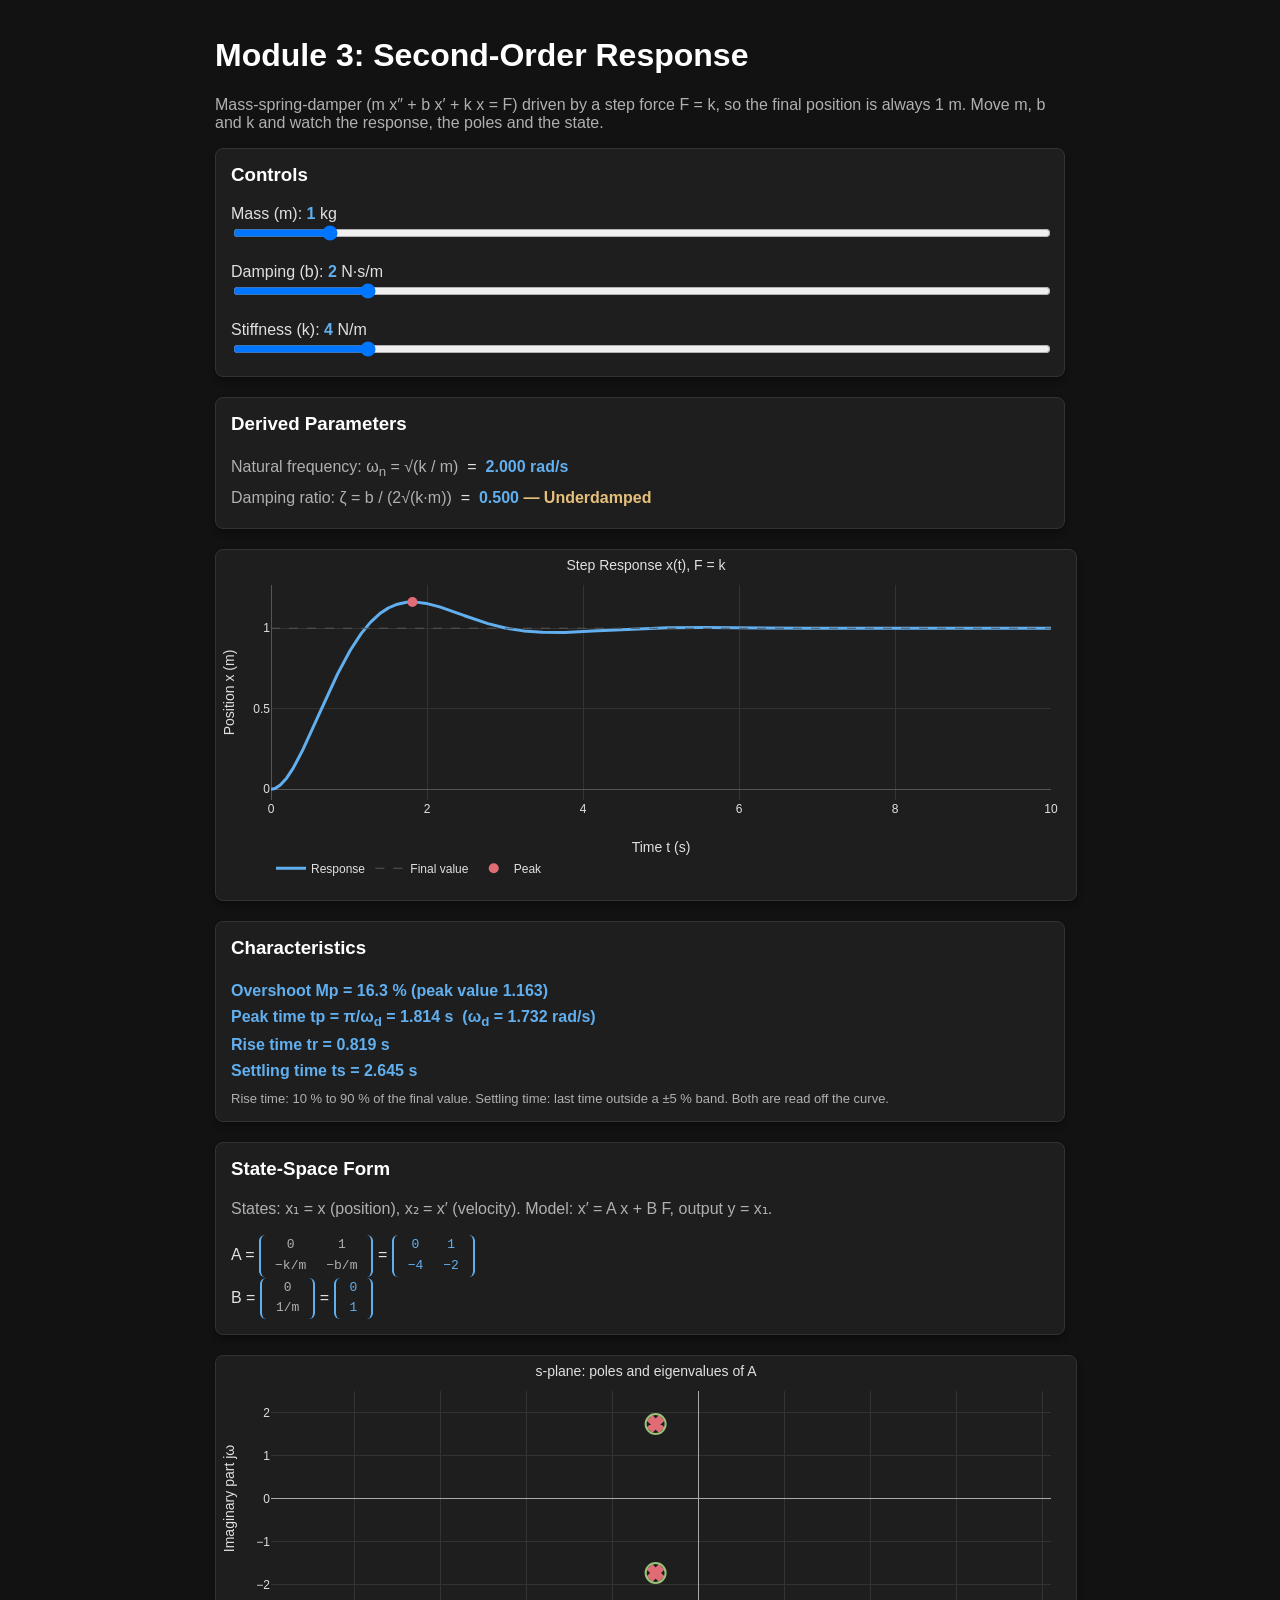
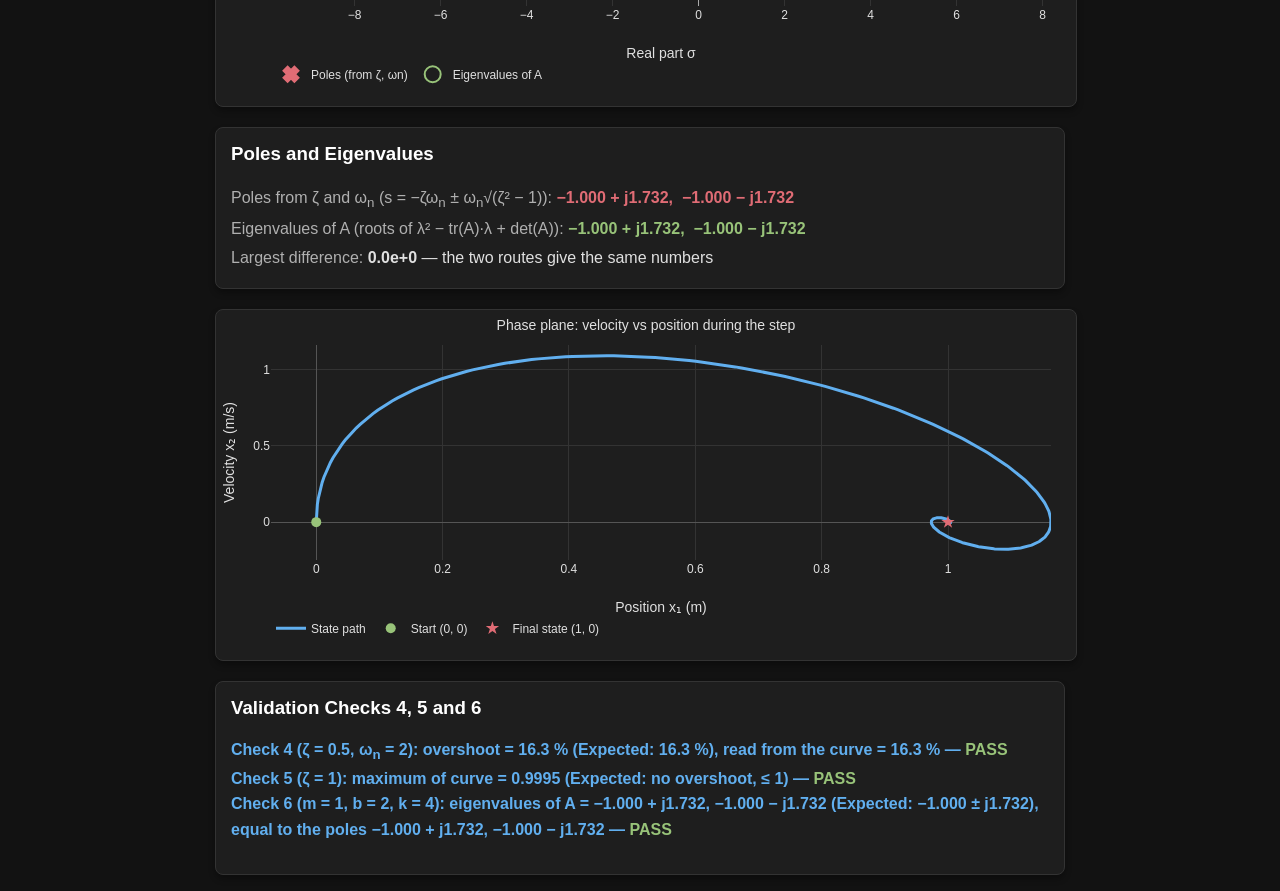
<file: module3.html>
<!DOCTYPE html>
<html lang="en">
<head>
<meta charset="UTF-8">
<meta name="viewport" content="width=device-width, initial-scale=1">
<title>Dynamic Characteristics Toolkit - Module 3</title>
<script src="https://cdn.plot.ly/plotly-2.35.2.min.js"></script>
</head>
<body style="font-family: sans-serif; max-width: 850px; margin: auto; padding: 16px; background-color: #121212; color: #e0e0e0;">

  <h1 style="color: #ffffff;">Module 3: Second-Order Response</h1>
  <p style="color: #b0b0b0;">Mass-spring-damper (m x″ + b x′ + k x = F) driven by a step force F = k, so the final position is always 1 m. Move m, b and k and watch the response, the poles and the state.</p>

  <div style="background: #1e1e1e; padding: 15px; border-radius: 8px; box-shadow: 0 4px 6px rgba(0,0,0,0.3); border: 1px solid #333;">
    <h3 style="color: #ffffff; margin-top: 0;">Controls</h3>

    <label>Mass (m): <b id="mValue" style="color: #61afef;">1</b> kg</label><br>
    <input id="m" type="range" min="0.5" max="5" step="0.5" value="1" style="width:100%"><br><br>

    <label>Damping (b): <b id="bValue" style="color: #61afef;">2</b> N·s/m</label><br>
    <input id="b" type="range" min="0.5" max="10" step="0.5" value="2" style="width:100%"><br><br>

    <label>Stiffness (k): <b id="kValue" style="color: #61afef;">4</b> N/m</label><br>
    <input id="k" type="range" min="1" max="20" step="1" value="4" style="width:100%">
  </div>

  <!-- Derived parameters with their equations -->
  <div style="background: #1e1e1e; padding: 15px; border-radius: 8px; box-shadow: 0 4px 6px rgba(0,0,0,0.3); border: 1px solid #333; margin-top: 20px;">
    <h3 style="color: #ffffff; margin-top: 0;">Derived Parameters</h3>
    <p id="derived" style="line-height: 1.8; margin: 0;"></p>
  </div>

  <!-- Main Response Plot -->
  <div id="plot" style="width:100%; height:340px; margin-top: 20px; background: #1e1e1e; border-radius: 8px; padding: 5px; box-shadow: 0 4px 6px rgba(0,0,0,0.3); border: 1px solid #333;"></div>

  <!-- Characteristics -->
  <div style="background: #1e1e1e; padding: 15px; border-radius: 8px; box-shadow: 0 4px 6px rgba(0,0,0,0.3); border: 1px solid #333; margin-top: 20px;">
    <h3 style="color: #ffffff; margin-top: 0;">Characteristics</h3>
    <p id="charResult" style="font-weight: bold; color: #61afef; line-height: 1.6; margin-bottom: 8px;"></p>
    <p style="color: #b0b0b0; font-size: 13px; margin: 0;">Rise time: 10 % to 90 % of the final value. Settling time: last time outside a ±5 % band. Both are read off the curve.</p>
  </div>

  <!-- State space -->
  <div style="background: #1e1e1e; padding: 15px; border-radius: 8px; box-shadow: 0 4px 6px rgba(0,0,0,0.3); border: 1px solid #333; margin-top: 20px;">
    <h3 style="color: #ffffff; margin-top: 0;">State-Space Form</h3>
    <p style="color: #b0b0b0; margin-top: 0;">States: x₁ = x (position), x₂ = x′ (velocity). Model: x′ = A x + B F, output y = x₁.</p>
    <div id="stateSpace" style="overflow-x: auto; line-height: 2.6;"></div>
  </div>

  <!-- s-plane -->
  <div id="splane" style="width:100%; height:340px; margin-top: 20px; background: #1e1e1e; border-radius: 8px; padding: 5px; box-shadow: 0 4px 6px rgba(0,0,0,0.3); border: 1px solid #333;"></div>

  <div style="background: #1e1e1e; padding: 15px; border-radius: 8px; box-shadow: 0 4px 6px rgba(0,0,0,0.3); border: 1px solid #333; margin-top: 20px;">
    <h3 style="color: #ffffff; margin-top: 0;">Poles and Eigenvalues</h3>
    <p id="poleResult" style="line-height: 1.8; margin: 0;"></p>
  </div>

  <!-- Phase plane -->
  <div id="phase" style="width:100%; height:340px; margin-top: 20px; background: #1e1e1e; border-radius: 8px; padding: 5px; box-shadow: 0 4px 6px rgba(0,0,0,0.3); border: 1px solid #333;"></div>

  <!-- Validation -->
  <div style="background: #1e1e1e; padding: 15px; border-radius: 8px; box-shadow: 0 4px 6px rgba(0,0,0,0.3); border: 1px solid #333; margin-top: 20px;">
    <h3 style="color: #ffffff; margin-top: 0;">Validation Checks 4, 5 and 6</h3>
    <p id="validationResult" style="font-weight: bold; color: #61afef; line-height: 1.6;"></p>
  </div>

<script>
// ===== MODEL (formerly model.js): pure maths, no page code =====
// model.js: second-order sensor model (Module 3 maths, no UI code)
//
// Conventions
//   time in seconds, wn in rad/s, zeta dimensionless (must be > 0)
//   stepResponse returns the actual output K*A*(normalised curve)
//   Mp is a FRACTION (0.163 = 16.3 %), not a percentage
//   tp, Mp, wd are null when zeta >= 1 (no oscillation, so they do not exist)

const ZETA_CRIT_TOL = 1e-3; // |zeta - 1| below this is treated as critically damped

function checkParams(zeta, wn) {
  if (!(zeta > 0) || !(wn > 0)) {
    throw new Error("zeta and wn must both be > 0");
  }
}

// Decay rate of the SLOWEST part of the response (rad/s).
// This decides how long we must wait for the curve to settle.
function slowestRate(zeta, wn) {
  if (zeta < 1 - ZETA_CRIT_TOL) return zeta * wn;                         // envelope e^(-zeta*wn*t)
  if (zeta <= 1 + ZETA_CRIT_TOL) return wn;                               // double pole at -wn
  return wn * (zeta - Math.sqrt(zeta * zeta - 1));                        // slow real pole
}

// numpy: np.linspace(0, tEnd, n)
// Window = 10 time constants of the slowest decay, capped at 100/wn
// so a very small zeta does not produce an enormous window.
function timeVector(zeta, wn, n = 1000) {
  checkParams(zeta, wn);
  const tEnd = Math.min(10 / slowestRate(zeta, wn), 100 / wn);
  return Array.from({ length: n }, (_, i) => (tEnd * i) / (n - 1));
}

// ---- the three step responses (normalised: y/(K*A)) ----

// zeta < 1:  1 - e^(-sigma t) [cos(wd t) + (sigma/wd) sin(wd t)]
function underdamped(t, zeta, wn) {
  const sigma = zeta * wn;
  const wd = wn * Math.sqrt(1 - zeta * zeta);
  return t.map(ti =>
    1 - Math.exp(-sigma * ti) * (Math.cos(wd * ti) + (sigma / wd) * Math.sin(wd * ti))
  );
}

// zeta = 1:  1 - (1 + wn t) e^(-wn t)
function critical(t, wn) {
  return t.map(ti => 1 - (1 + wn * ti) * Math.exp(-wn * ti));
}

// zeta > 1:  1 - (z+r)/(2r) e^(-wn(z-r)t) + (z-r)/(2r) e^(-wn(z+r)t),  r = sqrt(z^2-1)
function overdamped(t, zeta, wn) {
  const r = Math.sqrt(zeta * zeta - 1);
  const c1 = (zeta + r) / (2 * r);
  const c2 = (zeta - r) / (2 * r);
  const p1 = wn * (zeta - r); // slow pole
  const p2 = wn * (zeta + r); // fast pole
  return t.map(ti => 1 - c1 * Math.exp(-p1 * ti) + c2 * Math.exp(-p2 * ti));
}

// Public entry point: picks the branch from zeta.
// numpy: y = K*A * f(t)   ->   JS: t.map(...) then scale
function stepResponse(t, zeta, wn, K = 1, A = 1) {
  checkParams(zeta, wn);
  let base;
  if (zeta < 1 - ZETA_CRIT_TOL) base = underdamped(t, zeta, wn);
  else if (zeta <= 1 + ZETA_CRIT_TOL) base = critical(t, wn);
  else base = overdamped(t, zeta, wn);
  return base.map(v => K * A * v);
}

// Mp = exp(-pi*zeta/sqrt(1-zeta^2)),  tp = pi/wd,  wd = wn*sqrt(1-zeta^2)
function characteristics(zeta, wn) {
  checkParams(zeta, wn);
  if (zeta >= 1 - ZETA_CRIT_TOL) {
    return { wd: null, tp: null, Mp: null };
  }
  const root = Math.sqrt(1 - zeta * zeta);
  const wd = wn * root;
  return {
    wd: wd,
    tp: Math.PI / wd,
    Mp: Math.exp((-Math.PI * zeta) / root),
  };
}

// ===== State-space part: m, b, k  ->  matrices, eigenvalues, poles =====
// Model: m x'' + b x' + k x = F,  states x1 = x, x2 = x'
// Step force is F = k, so the final position is F/k = 1 (as in the State-Space notes)

function checkMBK(m, b, k) {
  if (!(m > 0) || !(b > 0) || !(k > 0)) {
    throw new Error("m, b and k must all be > 0");
  }
}

// From the notes (Example 3):  wn = sqrt(k/m),  zeta = b / (2 sqrt(k m))
function dampingFromMBK(m, b, k) {
  checkMBK(m, b, k);
  return { wn: Math.sqrt(k / m), zeta: b / (2 * Math.sqrt(k * m)) };
}

// x' = A x + B F,   A = [[0, 1], [-k/m, -b/m]],   B = [0, 1/m]  (a column, stored flat)
function buildMatrices(m, b, k) {
  checkMBK(m, b, k);
  return {
    A: [[0, 1], [-k / m, -b / m]],
    B: [0, 1 / m],
  };
}

// MATRIX route: eigenvalues of a 2x2 matrix from its trace and determinant.
// det(lambda I - A) = lambda^2 - tr*lambda + det = 0
// lambda = tr/2 +- sqrt(tr^2/4 - det)
function eigenvaluesOfA(A) {
  const tr = A[0][0] + A[1][1];
  const det = A[0][0] * A[1][1] - A[0][1] * A[1][0];
  const disc = (tr * tr) / 4 - det;
  if (disc >= 0) {
    const r = Math.sqrt(disc);
    return [{ re: tr / 2 + r, im: 0 }, { re: tr / 2 - r, im: 0 }];
  }
  const w = Math.sqrt(-disc);
  return [{ re: tr / 2, im: w }, { re: tr / 2, im: -w }];
}

// FORMULA route: poles from zeta and wn.  s = -zeta*wn +- wn*sqrt(zeta^2 - 1)
// Does not use the matrix A at all, so comparing it with eigenvaluesOfA is a real check.
function polesFromZetaWn(zeta, wn) {
  checkParams(zeta, wn);
  const d = zeta * zeta - 1;
  if (d >= 0) {
    const r = wn * Math.sqrt(d);
    return [{ re: -zeta * wn + r, im: 0 }, { re: -zeta * wn - r, im: 0 }];
  }
  const wd = wn * Math.sqrt(-d);
  return [{ re: -zeta * wn, im: wd }, { re: -zeta * wn, im: -wd }];
}

// ===== RK4 simulation of the state equation x' = A x + B u(t) =====

// Generic RK4 (Section 6.2 / 7.1 of the notes), single input u(t).
// Takes nSteps steps of size h; records the state at step 0 and then every `every` steps.
function simulate(A, B, u, x0, h, nSteps, every = 1) {
  // f(x, t) = A x + B u(t): the slope of every state
  const f = (x, t) =>
    A.map((row, i) => row.reduce((sum, a, j) => sum + a * x[j], 0) + B[i] * u(t));
  const add = (x, k, c) => x.map((xi, i) => xi + c * k[i]); // x + c*k

  let x = x0.slice();
  const T = [0];
  const X = [x0.slice()];
  for (let step = 0; step < nSteps; step++) {
    const t = step * h;
    const k1 = f(x, t);
    const k2 = f(add(x, k1, h / 2), t + h / 2);
    const k3 = f(add(x, k2, h / 2), t + h / 2);
    const k4 = f(add(x, k3, h), t + h);
    x = x.map((xi, i) => xi + (h / 6) * (k1[i] + 2 * k2[i] + 2 * k3[i] + k4[i]));
    if ((step + 1) % every === 0) {
      T.push((step + 1) * h);
      X.push(x.slice());
    }
  }
  return { T, X };
}

// Step response of the mass-spring-damper from rest, with step force F = k (final position = 1).
// Returns the SAME time samples as timeVector(zeta, wn, n), so it can be compared point by point
// with stepResponse().  x1 = position, x2 = velocity (x1 vs x2 is the phase plane).
// Internal step: h <= 1 / (20 * largest |eigenvalue|), the notes' "one twentieth" rule.
function stepStateSpace(m, b, k, n = 1000) {
  const { wn, zeta } = dampingFromMBK(m, b, k);
  const { A, B } = buildMatrices(m, b, k);
  const t = timeVector(zeta, wn, n);
  const tEnd = t[n - 1];

  const fastest = Math.max(...eigenvaluesOfA(A).map(e => Math.hypot(e.re, e.im)));
  const perSample = Math.max(1, Math.ceil((tEnd * 20 * fastest) / (n - 1))); // RK4 steps between samples
  const nSteps = perSample * (n - 1);
  const h = tEnd / nSteps;

  const F = k;
  const { T, X } = simulate(A, B, () => F, [0, 0], h, nSteps, perSample);
  return { t: T, x1: X.map(x => x[0]), x2: X.map(x => x[1]), h };
}

// ===== Rise time and settling time, read numerically off a sampled curve =====
// Both work on arrays (t, y) from stepResponse() or stepStateSpace(), for ANY damping case.
// `final` is the steady-state value: 1 for the normalised curves, K*A otherwise.

// Time at which the curve first reaches `level` (linear interpolation between samples).
function firstCrossing(t, y, level) {
  for (let i = 1; i < y.length; i++) {
    if (y[i - 1] < level && y[i] >= level) {
      return t[i - 1] + ((level - y[i - 1]) / (y[i] - y[i - 1])) * (t[i] - t[i - 1]);
    }
  }
  return null; // never reached
}

// Rise time = time from 10 % to 90 % of the final value (first crossings).
function riseTime(t, y, final = 1) {
  const t10 = firstCrossing(t, y, 0.1 * final);
  const t90 = firstCrossing(t, y, 0.9 * final);
  if (t10 === null || t90 === null) return null;
  return t90 - t10;
}

// Settling time = last moment the curve is outside the band final*(1 +- band); stays inside after.
// Returns 0 if it never leaves the band, null if it is still outside at the end of the window.
function settlingTime(t, y, final = 1, band = 0.05) {
  const hi = final * (1 + band);
  const lo = final * (1 - band);
  let last = -1; // index of the last sample outside the band
  for (let i = 0; i < y.length; i++) {
    if (y[i] > hi || y[i] < lo) last = i;
  }
  if (last === -1) return 0;
  if (last === y.length - 1) return null;
  // the band edge that the curve crossed between sample `last` and `last + 1`
  const edge = y[last] > hi ? hi : lo;
  return t[last] + ((edge - y[last]) / (y[last + 1] - y[last])) * (t[last + 1] - t[last]);
}
// ===== END MODEL =====
</script>

<script>
const PASS = '<b style="color: #98c379;">PASS</b>';
const FAIL = '<b style="color: #e06c75;">FAIL</b>';

// ---------- display helpers ----------
const minus = s => s.replace(/-/g, '−');
const f3 = v => minus(v.toFixed(3));
const fmtNum = v => minus(String(+v.toFixed(3)));
function fmtC(c) {
  if (c.im === 0) return f3(c.re);
  return `${f3(c.re)} ${c.im >= 0 ? '+' : '−'} j${Math.abs(c.im).toFixed(3)}`;
}
function matrixHTML(rows, color) {
  const cells = rows.map(r =>
    '<tr>' + r.map(v => `<td style="padding: 0 10px; text-align: center; color: ${color};">${v}</td>`).join('') + '</tr>'
  ).join('');
  return '<span style="display: inline-block; vertical-align: middle; border-left: 2px solid #61afef; border-right: 2px solid #61afef; border-radius: 6px; padding: 0 4px; font-family: monospace; line-height: 1.6;">' +
         `<table style="border-collapse: collapse;">${cells}</table></span>`;
}
function caseName(zeta) {
  if (zeta < 1 - ZETA_CRIT_TOL) return 'Underdamped';
  if (zeta <= 1 + ZETA_CRIT_TOL) return 'Critically damped';
  return 'Overdamped';
}
function baseLayout(title, xTitle, yTitle) {
  return {
    paper_bgcolor: '#1e1e1e',
    plot_bgcolor: '#1e1e1e',
    font: { color: '#e0e0e0' },
    title: { text: title, font: { size: 14 } },
    xaxis: { title: xTitle, gridcolor: '#333333', zerolinecolor: '#555555' },
    yaxis: { title: yTitle, gridcolor: '#333333', zerolinecolor: '#555555' },
    margin: { t: 30, b: 40, l: 50, r: 20 },
    legend: { orientation: 'h', y: -0.25 }
  };
}
const PLOT_CONFIG = { responsive: true };

// ---------- main redraw ----------
function draw() {
  const m = parseFloat(document.getElementById('m').value);
  const b = parseFloat(document.getElementById('b').value);
  const k = parseFloat(document.getElementById('k').value);

  document.getElementById('mValue').textContent = m;
  document.getElementById('bValue').textContent = b;
  document.getElementById('kValue').textContent = k;

  // everything below follows from m, b, k
  const { wn, zeta } = dampingFromMBK(m, b, k);
  const { A, B } = buildMatrices(m, b, k);
  const t = timeVector(zeta, wn);
  const y = stepResponse(t, zeta, wn);
  const c = characteristics(zeta, wn);
  const tr = riseTime(t, y);
  const ts = settlingTime(t, y);
  const tEnd = t[t.length - 1];

  // Derived parameters: equation in m, b, k, then the value
  document.getElementById('derived').innerHTML =
    `<span style="color: #b0b0b0;">Natural frequency: ω<sub>n</sub> = √(k / m)</span> &nbsp;=&nbsp; <b style="color: #61afef;">${wn.toFixed(3)} rad/s</b><br>` +
    `<span style="color: #b0b0b0;">Damping ratio: ζ = b / (2√(k·m))</span> &nbsp;=&nbsp; <b style="color: #61afef;">${zeta.toFixed(3)}</b> ` +
    `<b style="color: #e5c07b;">— ${caseName(zeta)}</b>`;

  // Step response plot
  const traces = [
    { x: t, y: y, mode: 'lines', name: 'Response', line: { color: '#61afef', width: 3 } },
    { x: [0, tEnd], y: [1, 1], mode: 'lines', name: 'Final value', line: { color: '#555555', width: 1, dash: 'dash' } }
  ];
  let charText = '';
  if (c.tp !== null) {
    traces.push({ x: [c.tp], y: [1 + c.Mp], mode: 'markers', name: 'Peak', marker: { color: '#e06c75', size: 10 } });
    charText +=
      `Overshoot Mp = ${(c.Mp * 100).toFixed(1)} % (peak value ${(1 + c.Mp).toFixed(3)})<br>` +
      `Peak time tp = π/ω<sub>d</sub> = ${c.tp.toFixed(3)} s &nbsp;(ω<sub>d</sub> = ${c.wd.toFixed(3)} rad/s)<br>`;
  } else {
    charText += `No overshoot and no peak time (they exist only for ζ &lt; 1).<br>`;
  }
  charText += tr === null ? 'Rise time: not reached within the window<br>' : `Rise time tr = ${tr.toFixed(3)} s<br>`;
  charText += ts === null ? 'Settling time: not settled within the window' : `Settling time ts = ${ts.toFixed(3)} s`;
  document.getElementById('charResult').innerHTML = charText;
  Plotly.react('plot', traces, baseLayout('Step Response x(t), F = k', 'Time t (s)', 'Position x (m)'), PLOT_CONFIG);

  // State-space matrices, live
  const symA = [['0', '1'], ['−k/m', '−b/m']];
  const symB = [['0'], ['1/m']];
  const numA = A.map(r => r.map(fmtNum));
  const numB = B.map(v => [fmtNum(v)]);
  document.getElementById('stateSpace').innerHTML =
    `<div style="white-space: nowrap;">A = ${matrixHTML(symA, '#b0b0b0')} = ${matrixHTML(numA, '#61afef')}</div>` +
    `<div style="white-space: nowrap;">B = ${matrixHTML(symB, '#b0b0b0')} = ${matrixHTML(numB, '#61afef')}</div>`;

  // s-plane: poles (formula route) and eigenvalues of A (matrix route)
  const poles = polesFromZetaWn(zeta, wn);
  const eig = eigenvaluesOfA(A);
  const R = Math.max(...poles.map(p => Math.hypot(p.re, p.im))) * 1.25;
  const sLayout = baseLayout('s-plane: poles and eigenvalues of A', 'Real part σ', 'Imaginary part jω');
  sLayout.xaxis.range = [-R, 0.3 * R];
  sLayout.xaxis.zerolinecolor = '#aaaaaa';
  sLayout.yaxis.range = [-R, R];
  sLayout.yaxis.zerolinecolor = '#aaaaaa';
  sLayout.yaxis.scaleanchor = 'x';
  sLayout.yaxis.scaleratio = 1;
  Plotly.react('splane', [
    { x: poles.map(p => p.re), y: poles.map(p => p.im), mode: 'markers', name: 'Poles (from ζ, ωn)',
      marker: { symbol: 'x', color: '#e06c75', size: 12, line: { width: 3, color: '#e06c75' } } },
    { x: eig.map(e => e.re), y: eig.map(e => e.im), mode: 'markers', name: 'Eigenvalues of A',
      marker: { symbol: 'circle-open', color: '#98c379', size: 20, line: { width: 2, color: '#98c379' } } }
  ], sLayout, PLOT_CONFIG);

  const diff = Math.max(...eig.map((e, i) => Math.hypot(e.re - poles[i].re, e.im - poles[i].im)));
  document.getElementById('poleResult').innerHTML =
    `<span style="color: #b0b0b0;">Poles from ζ and ω<sub>n</sub> (s = −ζω<sub>n</sub> ± ω<sub>n</sub>√(ζ² − 1)):</span> <b style="color: #e06c75;">${fmtC(poles[0])}, &nbsp;${fmtC(poles[1])}</b><br>` +
    `<span style="color: #b0b0b0;">Eigenvalues of A (roots of λ² − tr(A)·λ + det(A)):</span> <b style="color: #98c379;">${fmtC(eig[0])}, &nbsp;${fmtC(eig[1])}</b><br>` +
    `<span style="color: #b0b0b0;">Largest difference:</span> <b>${diff.toExponential(1)}</b> — ${diff < 1e-9 ? 'the two routes give the same numbers' : 'MISMATCH'}`;

  // Phase plane from the RK4 state-space simulation
  const sim = stepStateSpace(m, b, k);
  const pLayout = baseLayout('Phase plane: velocity vs position during the step', 'Position x₁ (m)', 'Velocity x₂ (m/s)');
  Plotly.react('phase', [
    { x: sim.x1, y: sim.x2, mode: 'lines', name: 'State path', line: { color: '#61afef', width: 3 } },
    { x: [0], y: [0], mode: 'markers', name: 'Start (0, 0)', marker: { color: '#98c379', size: 10 } },
    { x: [1], y: [0], mode: 'markers', name: 'Final state (1, 0)', marker: { color: '#e06c75', size: 10, symbol: 'star' } }
  ], pLayout, PLOT_CONFIG);
}

// ---------- validation (fixed values, independent of the sliders) ----------
function validate() {
  // Check 4: zeta = 0.5, wn = 2 -> overshoot 16.3 %
  const c4 = characteristics(0.5, 2);
  const y4 = stepResponse(timeVector(0.5, 2), 0.5, 2);
  const sampled4 = Math.max(...y4) - 1;
  const ok4 = Math.abs(c4.Mp - 0.163) < 0.001 && Math.abs(sampled4 - 0.163) < 0.002;

  // Check 5: zeta = 1 -> no overshoot
  const c5 = characteristics(1, 2);
  const y5 = stepResponse(timeVector(1, 2), 1, 2);
  const ok5 = Math.max(...y5) <= 1 && c5.Mp === null;

  // Check 6: m = 1, b = 2, k = 4 -> eigenvalues -1 +- j1.732, equal to the poles
  const { A } = buildMatrices(1, 2, 4);
  const d6 = dampingFromMBK(1, 2, 4);
  const e6 = eigenvaluesOfA(A);
  const p6 = polesFromZetaWn(d6.zeta, d6.wn);
  const okValue = e6.every(e => Math.abs(e.re + 1) < 1e-6 && Math.abs(Math.abs(e.im) - 1.732) < 1e-3);
  const okEqual = e6.every((e, i) => Math.hypot(e.re - p6[i].re, e.im - p6[i].im) < 1e-9);
  const ok6 = okValue && okEqual;

  document.getElementById('validationResult').innerHTML =
    `Check 4 (ζ = 0.5, ω<sub>n</sub> = 2): overshoot = ${(c4.Mp * 100).toFixed(1)} % (Expected: 16.3 %), ` +
    `read from the curve = ${(sampled4 * 100).toFixed(1)} % — ${ok4 ? PASS : FAIL}<br>` +
    `Check 5 (ζ = 1): maximum of curve = ${Math.max(...y5).toFixed(4)} (Expected: no overshoot, ≤ 1) — ${ok5 ? PASS : FAIL}<br>` +
    `Check 6 (m = 1, b = 2, k = 4): eigenvalues of A = ${fmtC(e6[0])}, ${fmtC(e6[1])} ` +
    `(Expected: −1.000 ± j1.732), equal to the poles ${fmtC(p6[0])}, ${fmtC(p6[1])} — ${ok6 ? PASS : FAIL}`;
}

['m', 'b', 'k'].forEach(id => document.getElementById(id).addEventListener('input', draw));
validate();
draw();
</script>
</body>
</html>
</file>
